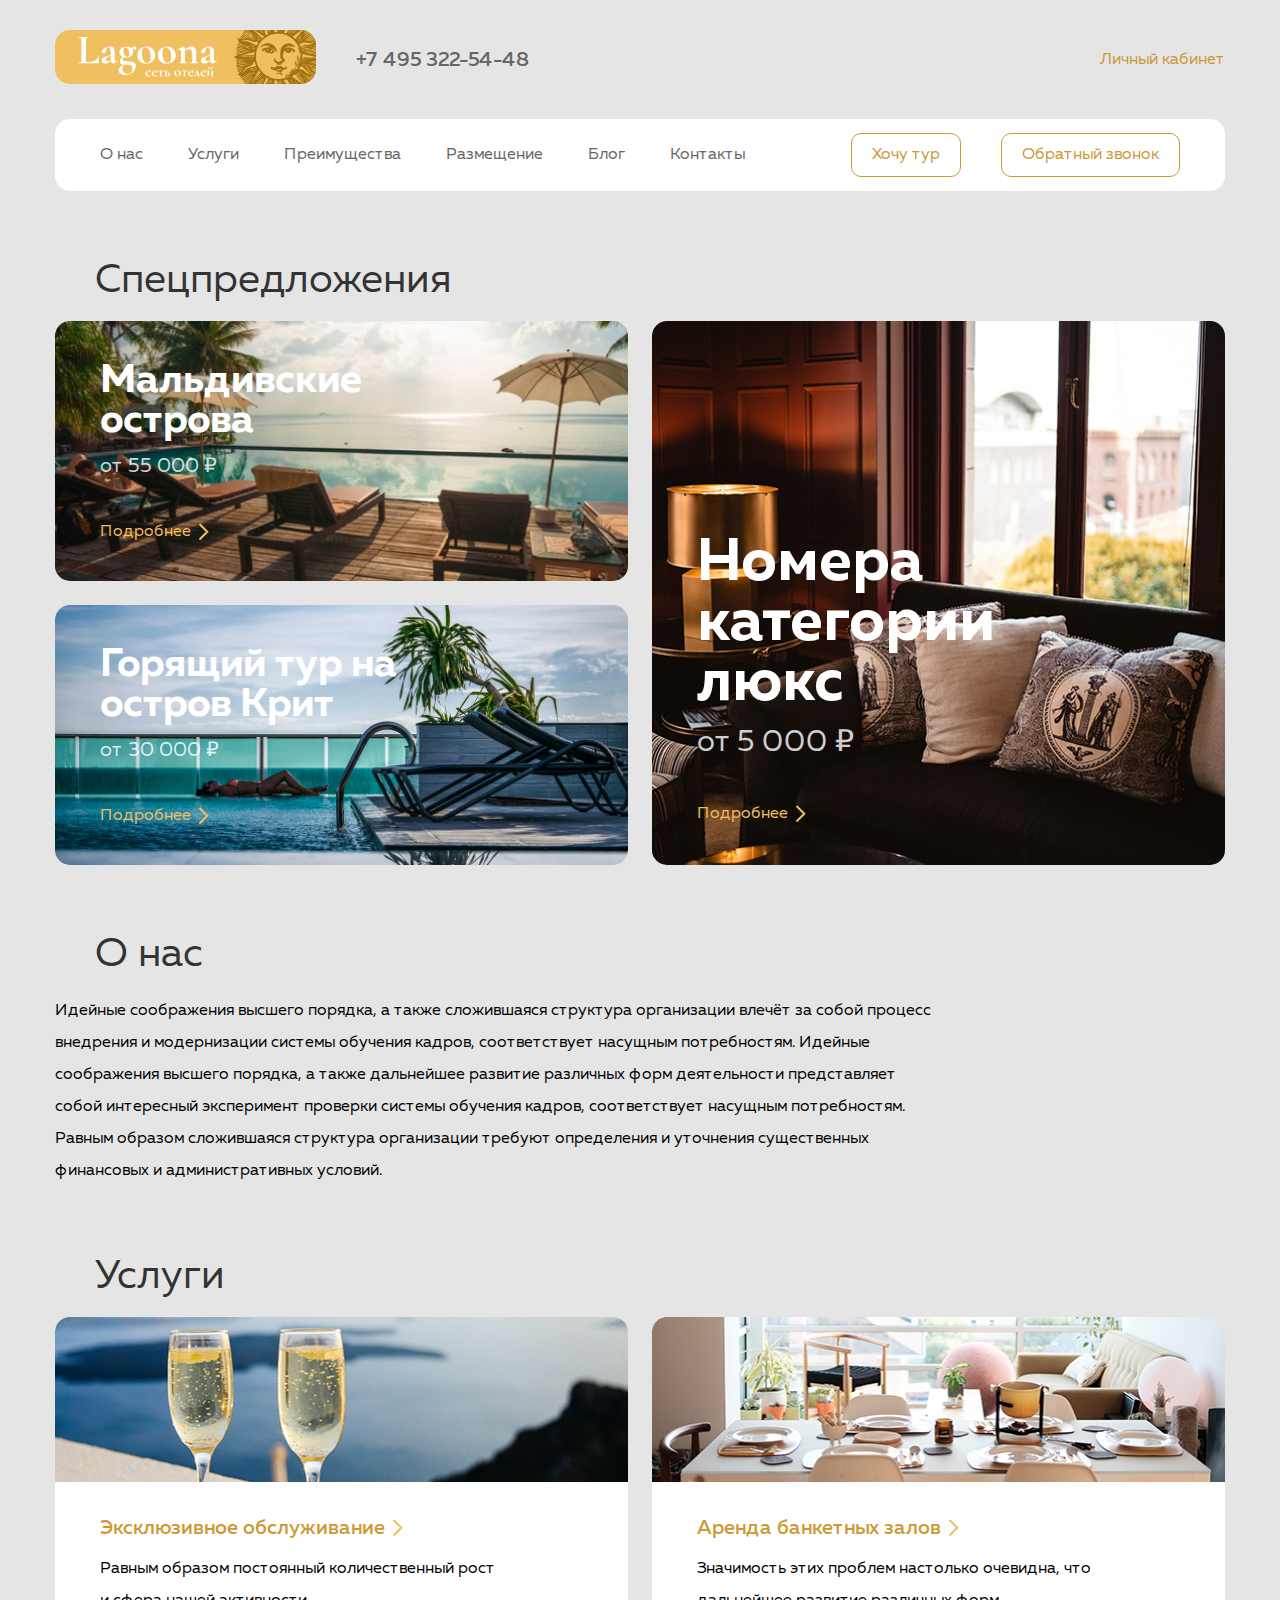
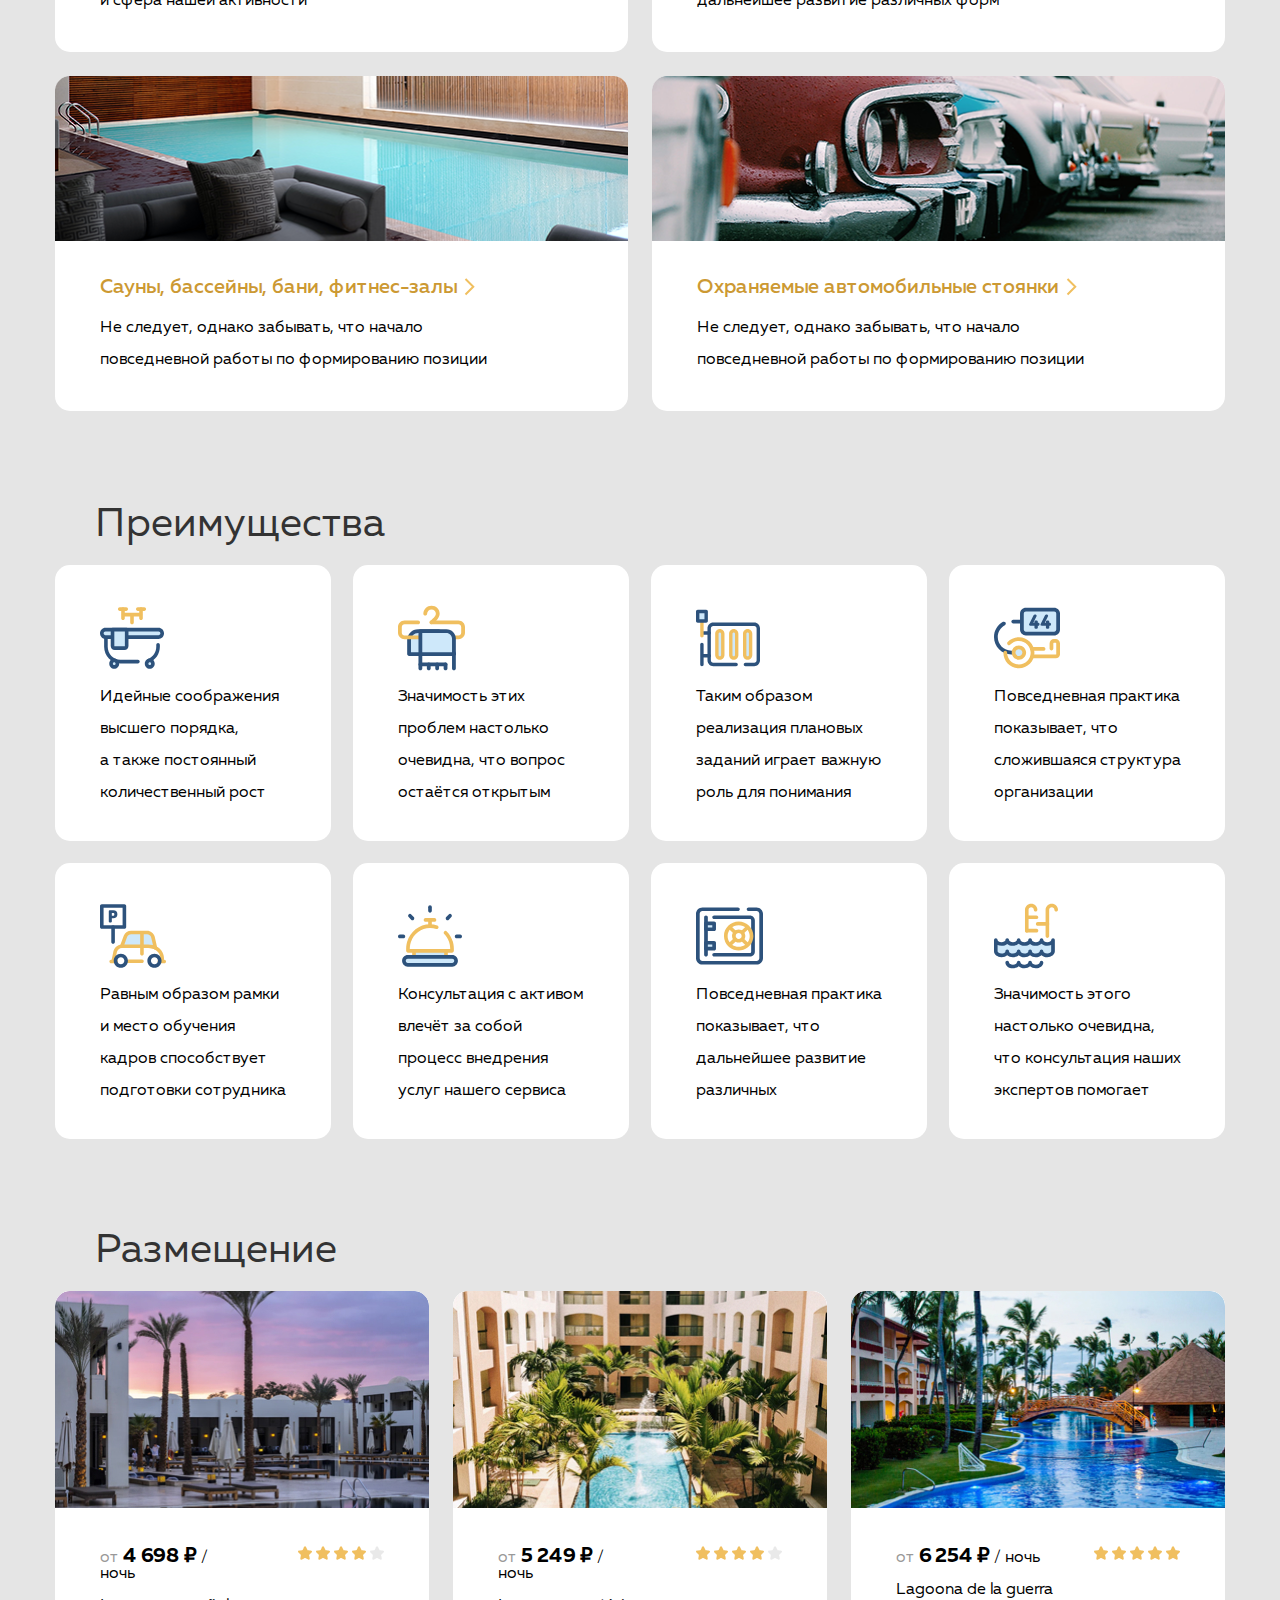
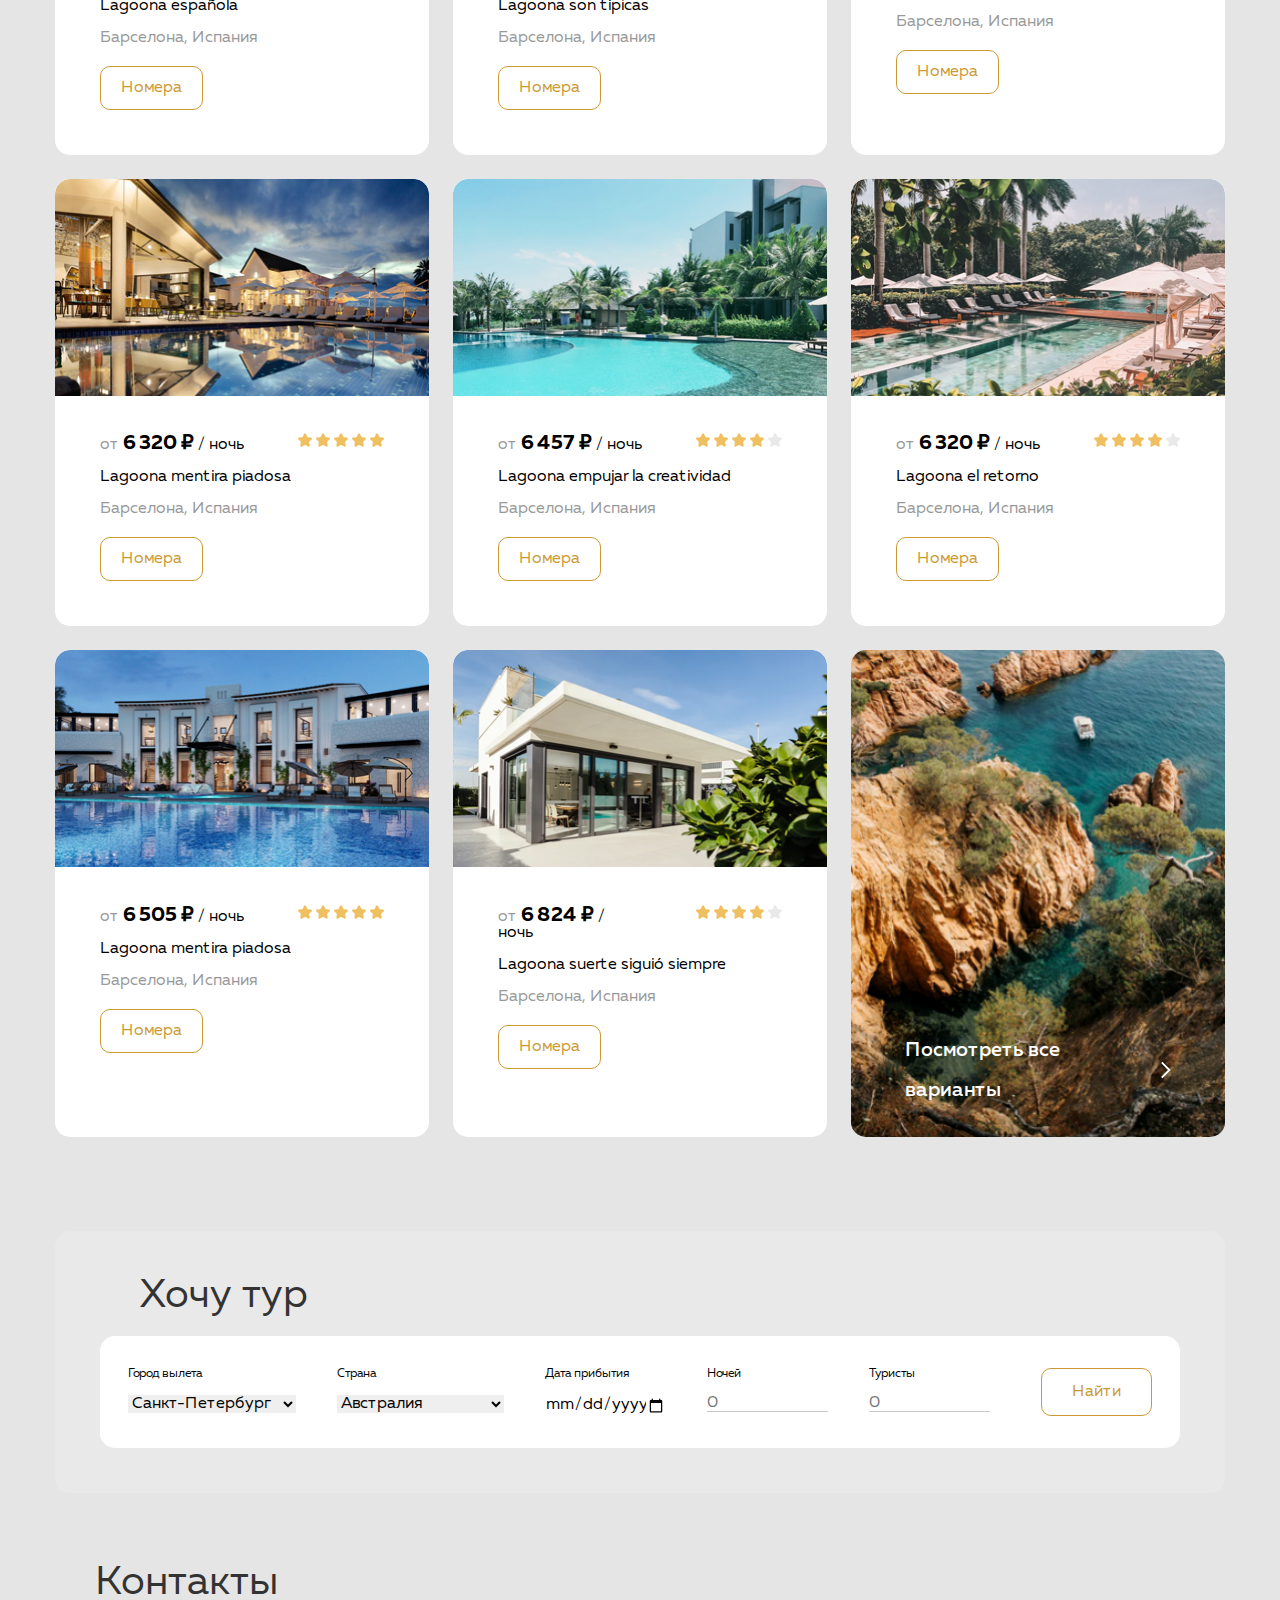
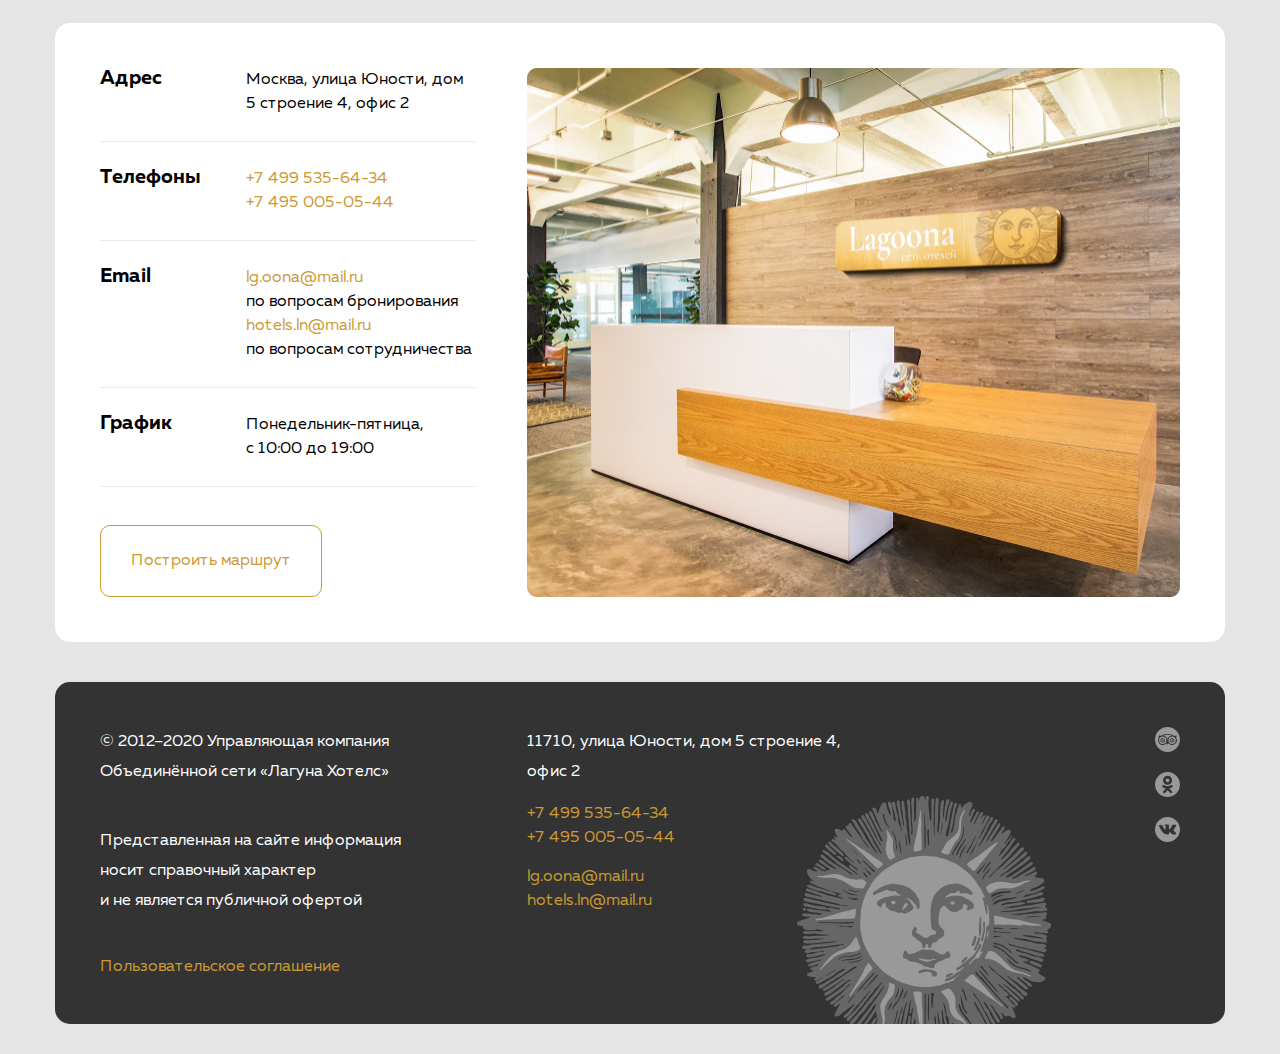
<file: 09_advanced-html/index.html>
<!DOCTYPE html>
<html lang="en">
<head>
    <meta charset="UTF-8">
    <meta http-equiv="X-UA-Compatible" content="IE=edge">
    <meta name="viewport" content="width=device-width, initial-scale=1.0">
    <title>Lagoona7</title>
    <link rel="stylesheet" href="css/normalize.css">
    <link rel="stylesheet" href="css/style.css">
</head>
<body>
  <header class="header">
    <div class="container">
      <div class="header-upper flex">
        <a href="#" class="header-logo">
          <img src="images/logo.svg" class="header-logo-img" alt="Lagoona logo">
        </a>
        <a href="tel:+74953225448" class="header-tel">+7 495 322-54-48</a>
        <a href="#" class="header-link">Личный кабинет</a>
      </div>
      <div class="header-lower flex">
        <nav class="header-nav">
          <ul class="header-list flex list-reset">
            <li class="header-list-item">
              <a href="#" class="header-list-link">
                О нас
              </a>
            </li>
            <li class="header-list-item">
              <a href="#" class="header-list-link">
                Услуги
              </a>
            </li>
            <li class="header-list-item">
              <a href="#" class="header-list-link">
                Преимущества
              </a>
            </li>
            <li class="header-list-item">
              <a href="#" class="header-list-link">
                Размещение
              </a>
            </li>
            <li class="header-list-item">
              <a href="#" class="header-list-link">
                Блог
              </a>
            </li>
            <li class="header-list-item">
              <a href="#" class="header-list-link">
                Контакты
              </a>
            </li>
          </ul>
        </nav>
        <div class="btns flex">
          <button class="btn btn-header-first">
            Хочу тур
          </button>
          <button class="btn btn-header-second">
            Обратный звонок
          </button>
        </div>
      </div>
    </div>
  </header>
  <main class="main">
    <section class="offers">
      <div class="container">
        <h2 class="section-title offers-title">
          Спецпредложения
        </h2>
        <div class="cards flex">
          <div class="offers-firstpart flex">
            <div class="offers-card offers-firstcard flex">
              <h3 class="offers-card-title">
                Мальдивские острова
              </h3>
              <span class="offers-price">
                от&nbsp;55&nbsp;000&nbsp;₽
              </span>
              <a href="#" class="offers-link flex">
                Подробнее <svg class="svg" width="11" height="18" viewBox="0 0 11 18" fill="none" xmlns="http://www.w3.org/2000/svg">
                <path d="M1.49998 1.00002L9.27815 8.7782L1.49998 16.5564" stroke="#F0BF5F" stroke-width="2"/>
                </svg>
              </a>
            </div>
            <div class="offers-card offers-secondcard flex">
              <h3 class="offers-card-title">
                Горящий тур на остров Крит
              </h3>
              <span class="offers-price">
                от&nbsp;30&nbsp;000&nbsp;₽
              </span>
              <a href="#" class="offers-link flex">
                Подробнее <svg class="svg" width="11" height="18" viewBox="0 0 11 18" fill="none" xmlns="http://www.w3.org/2000/svg">
                <path d="M1.49998 1.00002L9.27815 8.7782L1.49998 16.5564" stroke="#F0BF5F" stroke-width="2"/>
                </svg>
              </a>
            </div>
          </div>
          <div class="offers-card offers-thirdcard flex">
            <h3 class="offers-card-title third-title">
              Номера категории люкс
            </h3>
            <span class="offers-price third-price">
              от&nbsp;5&nbsp;000&nbsp;₽
            </span>
            <a href="#" class="offers-link flex">
              Подробнее <svg class="svg" width="11" height="18" viewBox="0 0 11 18" fill="none" xmlns="http://www.w3.org/2000/svg">
              <path d="M1.49998 1.00002L9.27815 8.7782L1.49998 16.5564" stroke="#F0BF5F" stroke-width="2"/>
              </svg>
            </a>
          </div>
        </div>
      </div>
    </section>
    <section class="about">
      <div class="container">
        <h2 class="section-title about-title">
          О&nbsp;нас
        </h2>
        <p class="about-descr">
          Идейные соображения высшего порядка, а&nbsp;также сложившаяся структура организации влечёт за&nbsp;собой
          процесс внедрения и&nbsp;модернизации системы обучения кадров, соответствует насущным потребностям.
          Идейные соображения высшего порядка, а&nbsp;также дальнейшее развитие различных форм деятельности представляет
          собой интересный эксперимент проверки системы обучения кадров, соответствует насущным потребностям.
          Равным образом сложившаяся структура организации требуют определения и&nbsp;уточнения существенных финансовых
          и&nbsp;административных условий.
        </p>
      </div>
    </section>
    <section class="services">
      <div class="container">
        <h2 class="section-title services-title">
          Услуги
        </h2>
        <ul class="services-items flex list-reset">
          <li class="services-item">
            <article class="services-article">
              <div class="services-imgbox services-img-1"></div>           <!-- картинки в background -->
              <div class="services-descr">
                <h3 class="service-title">
                  <a href="#" class="services-link flex">
                    Эксклюзивное обслуживание <svg class="svg" width="11" height="18" viewBox="0 0 11 18" fill="none" xmlns="http://www.w3.org/2000/svg">
                      <path d="M1.49998 1.00002L9.27815 8.7782L1.49998 16.5564" stroke="#F0BF5F" stroke-width="2"/>
                      </svg>
                  </a>
                </h3>
                <p class="services-text">
                  Равным образом постоянный количественный рост и&nbsp;сфера нашей активности
                </p>
              </div>
            </article>
          </li>
          <li class="services-item">
            <article class="services-article">
              <div class="services-imgbox services-img-2"></div>
              <div class="services-descr">
                <h3 class="service-title">
                  <a href="#" class="services-link flex">
                    Аренда банкетных залов <svg class="svg" width="11" height="18" viewBox="0 0 11 18" fill="none" xmlns="http://www.w3.org/2000/svg">
                      <path d="M1.49998 1.00002L9.27815 8.7782L1.49998 16.5564" stroke="#F0BF5F" stroke-width="2"/>
                      </svg>
                  </a>
                </h3>
                <p class="services-text">
                  Значимость этих проблем настолько очевидна, что дальнейшее развитие различных форм
                </p>
              </div>
            </article>
          </li>
          <li class="services-item">
            <article class="services-article">
              <div class="services-imgbox services-img-3"></div>
              <div class="services-descr">
                <h3 class="service-title">
                  <a href="#" class="services-link flex">
                    Сауны, бассейны, бани, фитнес-залы <svg class="svg" width="11" height="18" viewBox="0 0 11 18" fill="none" xmlns="http://www.w3.org/2000/svg">
                      <path d="M1.49998 1.00002L9.27815 8.7782L1.49998 16.5564" stroke="#F0BF5F" stroke-width="2"/>
                      </svg>
                  </a>
                </h3>
                <p class="services-text">
                  Не&nbsp;следует, однако забывать, что начало повседневной работы по&nbsp;формированию позиции
                </p>
              </div>
            </article>
          </li>
          <li class="services-item">
            <article class="services-article">
              <div class="services-imgbox services-img-4"></div>
              <div class="services-descr">
                <h3 class="service-title">
                  <a href="#" class="services-link flex">
                    Охраняемые автомобильные стоянки <svg class="svg" width="11" height="18" viewBox="0 0 11 18" fill="none" xmlns="http://www.w3.org/2000/svg">
                      <path d="M1.49998 1.00002L9.27815 8.7782L1.49998 16.5564" stroke="#F0BF5F" stroke-width="2"/>
                      </svg>
                  </a>
                </h3>
                <p class="services-text">
                  Не&nbsp;следует, однако забывать, что начало повседневной работы по&nbsp;формированию позиции
                </p>
              </div>
            </article>
          </li>
        </ul>
      </div>
    </section>
    <section class="advantages">
      <div class="container">
        <h2 class="section-title advantages-title">
          Преимущества
        </h2>
        <ul class="advantages-items flex list-reset">
          <li class="advantages-item">
            <div class="advantages-imgbox advanteges-img-1"></div> <!-- картинки будут в background в формате svg -->
            <p class="advantages-descr">
              Идейные соображения высшего порядка, а&nbsp;также постоянный количественный рост
            </p>
          </li>
          <li class="advantages-item">
            <div class="advantages-imgbox advanteges-img-2"></div>
            <p class="advantages-descr">
              Значимость этих проблем настолько очевидна, что вопрос остаётся открытым
            </p>
          </li>
          <li class="advantages-item">
            <div class="advantages-imgbox advanteges-img-3"></div>
            <p class="advantages-descr">
              Таким образом реализация плановых заданий играет важную роль для понимания
            </p>
          </li>
          <li class="advantages-item">
            <div class="advantages-imgbox advanteges-img-4"></div>
            <p class="advantages-descr">
              Повседневная практика показывает, что сложившаяся структура организации
            </p>
          </li>
          <li class="advantages-item">
            <div class="advantages-imgbox advanteges-img-5"></div>
            <p class="advantages-descr">
              Равным образом рамки и&nbsp;место обучения кадров способствует подготовки сотрудника
            </p>
          </li>
          <li class="advantages-item">
            <div class="advantages-imgbox advanteges-img-6"></div>
            <p class="advantages-descr">
              Консультация с&nbsp;активом влечёт за&nbsp;собой процесс внедрения услуг нашего сервиса
            </p>
          </li>
          <li class="advantages-item">
            <div class="advantages-imgbox advanteges-img-7"></div>
            <p class="advantages-descr">
              Повседневная практика показывает, что дальнейшее развитие различных
            </p>
          </li>
          <li class="advantages-item">
            <div class="advantages-imgbox advanteges-img-8"></div>
            <p class="advantages-descr">
              Значимость этого настолько очевидна, что консультация наших экспертов помогает
            </p>
          </li>
        </ul>
      </div>
    </section>
    <section class="placement">
      <div class="container">
        <h2 class="section-title placement-title">
          Размещение
        </h2>
        <ul class="placement-items flex list-reset">
          <li class="placement-item">
            <div class="placement-imgbox">
              <img src="images/placement-img1.jpg" alt="">
            </div>

            <div class="placement-descr">
              <div class="placement-price flex">
                <div class="placement-num">
                  <span class="placement-slog">
                    от
                  </span>
                  <strong class="placement-number">
                    4&nbsp;698&nbsp;₽
                  </strong>
                  <span class="placement-slog-2">
                    / ночь
                  </span>
                </div>
                <div class="placement-rating">
                  <img src="images/i-star.png" alt="Рейтинг фильма 4 из 5">
                  <img src="images/i-star.png" alt="">
                  <img src="images/i-star.png" alt="">
                  <img src="images/i-star.png" alt="">
                  <img src="images/i-star-empty.png" alt="">
                </div>
              </div>
              <p class="placement-name">
                Lagoona espa&ntilde;ola
              </p>
              <span class="placement-location">
                Барселона, Испания
              </span>
              <button class="btn placement-btn">
                Номера
              </button>
            </div>

          </li>
          <li class="placement-item">
            <div class="placement-imgbox">
              <img src="images/placement-img2.jpg" alt="">
            </div>

            <div class="placement-descr">
              <div class="placement-price flex">
                <div class="placement-num">
                  <span class="placement-slog">
                    от
                  </span>
                  <strong class="placement-number">
                    5&nbsp;249&nbsp;₽
                  </strong>
                  <span class="placement-slog-2">
                    / ночь
                  </span>
                </div>
                <div class="placement-rating">
                  <img src="images/i-star.png" alt="Рейтинг фильма 4 из 5">
                  <img src="images/i-star.png" alt="">
                  <img src="images/i-star.png" alt="">
                  <img src="images/i-star.png" alt="">
                  <img src="images/i-star-empty.png" alt="">
                </div>
              </div>
              <p class="placement-name">
              Lagoona son t&iacute;picas
            </p>
            <span class="placement-location">
              Барселона, Испания
            </span>
            <button class="btn placement-btn">
              Номера
            </button>
            </div>


          </li>
          <li class="placement-item">
            <div class="placement-imgbox">
              <img src="images/placement-img3.jpg" alt="">
            </div>

            <div class="placement-descr">
              <div class="placement-price flex">
                <div class="placement-num">
                  <span class="placement-slog">
                    от
                  </span>
                  <strong class="placement-number">
                    6&nbsp;254&nbsp;₽
                  </strong>
                  <span class="placement-slog-2">
                    / ночь
                  </span>
                </div>
                <div class="placement-rating">
                  <img src="images/i-star.png" alt="Рейтинг фильма 5 из 5">
                  <img src="images/i-star.png" alt="">
                  <img src="images/i-star.png" alt="">
                  <img src="images/i-star.png" alt="">
                  <img src="images/i-star.png" alt="">
                </div>
              </div>
              <p class="placement-name">
              Lagoona de&nbsp;la&nbsp;guerra
            </p>
            <span class="placement-location">
              Барселона, Испания
            </span>
            <button class="btn placement-btn">
              Номера
            </button>
            </div>


          </li>
          <li class="placement-item">
            <div class="placement-imgbox">
              <img src="images/placement-img4.jpg" alt="">
            </div>

            <div class="placement-descr">
              <div class="placement-price flex">
                <div class="placement-num">
                  <span class="placement-slog">
                    от
                  </span>
                  <strong class="placement-number">
                    6&nbsp;320&nbsp;₽
                  </strong>
                  <span class="placement-slog-2">
                    / ночь
                  </span>
                </div>
                <div class="placement-rating">
                  <img src="images/i-star.png" alt="Рейтинг фильма 5 из 5">
                  <img src="images/i-star.png" alt="">
                  <img src="images/i-star.png" alt="">
                  <img src="images/i-star.png" alt="">
                  <img src="images/i-star.png" alt="">
                </div>
              </div>
              <p class="placement-name">
              Lagoona mentira piadosa
            </p>
            <span class="placement-location">
              Барселона, Испания
            </span>
            <button class="btn placement-btn">
              Номера
            </button>
            </div>


          </li>
          <li class="placement-item">
            <div class="placement-imgbox">
              <img src="images/placement-img5.jpg" alt="">
            </div>

            <div class="placement-descr">
              <div class="placement-price flex">
                <div class="placement-num">
                  <span class="placement-slog">
                    от
                  </span>
                  <strong class="placement-number">
                    6&nbsp;457&nbsp;₽
                  </strong>
                  <span class="placement-slog-2">
                    / ночь
                  </span>
                </div>
                <div class="placement-rating">
                  <img src="images/i-star.png" alt="Рейтинг фильма 4 из 5">
                  <img src="images/i-star.png" alt="">
                  <img src="images/i-star.png" alt="">
                  <img src="images/i-star.png" alt="">
                  <img src="images/i-star-empty.png" alt="">
                </div>
              </div>
              <p class="placement-name">
              Lagoona empujar la&nbsp;creatividad
            </p>
            <span class="placement-location">
              Барселона, Испания
            </span>
            <button class="btn placement-btn">
              Номера
            </button>
            </div>


          </li>
          <li class="placement-item">
            <div class="placement-imgbox">
              <img src="images/placement-img6.jpg" alt="">
            </div>

            <div class="placement-descr">
              <div class="placement-price flex">
                <div class="placement-num">
                  <span class="placement-slog">
                    от
                  </span>
                  <strong class="placement-number">
                    6&nbsp;320&nbsp;₽
                  </strong>
                  <span class="placement-slog-2">
                    / ночь
                  </span>
                </div>
                <div class="placement-rating">
                  <img src="images/i-star.png" alt="Рейтинг фильма 4 из 5">
                  <img src="images/i-star.png" alt="">
                  <img src="images/i-star.png" alt="">
                  <img src="images/i-star.png" alt="">
                  <img src="images/i-star-empty.png" alt="">
                </div>
              </div>
              <p class="placement-name">
              Lagoona el&nbsp;retorno
            </p>
            <span class="placement-location">
              Барселона, Испания
            </span>
            <button class="btn placement-btn">
              Номера
            </button>
            </div>


          </li>
          <li class="placement-item">
            <div class="placement-imgbox">
              <img src="images/placement-img7.jpg" alt="">
            </div>

            <div class="placement-descr">
              <div class="placement-price flex">
                <div class="placement-num">
                  <span class="placement-slog">
                    от
                  </span>
                  <strong class="placement-number">
                    6&nbsp;505&nbsp;₽
                  </strong>
                  <span class="placement-slog-2">
                    / ночь
                  </span>
                </div>
                <div class="placement-rating">
                  <img src="images/i-star.png" alt="Рейтинг фильма 5 из 5">
                  <img src="images/i-star.png" alt="">
                  <img src="images/i-star.png" alt="">
                  <img src="images/i-star.png" alt="">
                  <img src="images/i-star.png" alt="">
                </div>
              </div>
              <p class="placement-name">
              Lagoona mentira piadosa
            </p>
            <span class="placement-location">
              Барселона, Испания
            </span>
            <button class="btn placement-btn">
              Номера
            </button>
            </div>


          </li>
          <li class="placement-item">
            <div class="placement-imgbox">
              <img src="images/placement-img8.jpg" alt="">
            </div>

            <div class="placement-descr">
              <div class="placement-price flex">
                <div class="placement-num">
                  <span class="placement-slog">
                    от
                  </span>
                  <strong class="placement-number">
                    6&nbsp;824&nbsp;₽
                  </strong>
                  <span class="placement-slog-2">
                    / ночь
                  </span>
                </div>
                <div class="placement-rating">
                  <img src="images/i-star.png" alt="Рейтинг фильма 4 из 5">
                  <img src="images/i-star.png" alt="">
                  <img src="images/i-star.png" alt="">
                  <img src="images/i-star.png" alt="">
                  <img src="images/i-star-empty.png" alt="">
                </div>
              </div>
              <p class="placement-name">
              Lagoona suerte sigui&oacute; siempre
            </p>
            <span class="placement-location">
              Барселона, Испания
            </span>
            <button class="btn placement-btn">
              Номера
            </button>
            </div>


          </li>

          <li class="placement-item last-item flex">
            <a href="#" class="placement-link flex">
              Посмотреть все варианты <svg class="svg" width="10" height="18" viewBox="0 0 10 18" fill="none" xmlns="http://www.w3.org/2000/svg">
                <path d="M0.778175 1.22183L8.55635 9L0.778175 16.7782" stroke="white" stroke-width="2"/>
                </svg>
            </a>
          </li>
        </ul>
      </div>
    </section>
    <section class="form-section">
      <div class="container form-container">
        <div class="form-content">
          <h2 class="section-title form-title">
            Хочу тур
          </h2>
          <form action="https://jsonplaceholder.typicode.com/posts" method="POST" class="form flex">

            <div class="form-block flex">
              <label class="input-name">Город вылета</label>
              <select name="Город вылета" class="form-select">
                <option value="Санкт-Петербург" selected>Санкт-Петербург</option>
                <option value="Москва">Москва</option>
                <option value="Владивосток">Владивосток</option>
              </select>
            </div>

            <div class="form-block flex">
              <label class="input-name">Страна</label>
            <select name="Страна" class="form-select">
              <option value="Турция">Турция</option>
              <option value="Арабские Эмираты">Арабские Эмираты</option>
              <option value="Австралия" selected>Австралия</option>
            </select>
            </div>

            <div class="form-block flex">
              <label class="input-name">Дата прибытия</label>
              <input class="form-date" type="date" name="Дата прибытия">
            </div>

            <div class="form-block flex">
              <label class="input-name">Ночей</label>
              <input type="number" class="form-number" name="Ночей" placeholder="0" required>
            </div>
            <div class="form-block flex">
              <label class="input-name">Туристы</label>
              <input type="number" class="form-number" name="Туристы" placeholder="0" required>
            </div>

            <button class="btn form-btn" type="submit">Найти</button>
          </form>
        </div>
      </div>
    </section>

    <section class="contacts">
      <div class="container contacts-container">
        <h2 class="section-title contacts-title">
          Контакты
        </h2>
        <div class="contacts-block flex">
          <div class="contacts-content">
            <ul class="contacts-list list-reset">
              <li class="contacts-item flex">
                <strong class="contacts-strong">
                  Адрес
                </strong>
                <div class="item-block">
                  Москва, улица Юности, дом 5&nbsp;строение&nbsp;4, офис&nbsp;2
                </div>
              </li>
              <li class="contacts-item flex">
                <strong class="contacts-strong">
                  Телефоны
                </strong>
                <div class="item-block">
                  <a href="tel:+74995356434" class="contacts-tel">+7&nbsp;499 535-64-34</a>
                  <a href="tel:+74950050544" class="contacts-tel">+7&nbsp;495 005-05-44</a>
                </div>
              </li>
              <li class="contacts-item flex">
                <strong class="contacts-strong">
                  Email
                </strong>
                <div class="item-block">
                  <a href="mailto:lg.oona@mail.ru" class="contacts-mail">lg.oona@mail.ru</a>
                  <span class="mail-desctiption">по&nbsp;вопросам бронирования</span>
                  <a href="mailto:hotels.ln@mail.ru" class="contacts-mail">hotels.ln@mail.ru</a>
                  <span class="mail-desctiption">по&nbsp;вопросам сотрудничества</span>
                </div>
              </li>
              <li class="contacts-item flex">
                <strong class="contacts-strong">
                  График
                </strong>
                <div class="item-block">
                  Понедельник-пятница, с&nbsp;10:00 до&nbsp;19:00
                </div>
              </li>
            </ul>
            <button class="btn contacts-btn">Построить маршрут</button>
          </div>

          <img src="images/contacts_img.png" alt="contacts image">

        </div>
      </div>
    </section>
    <footer class="footer">
      <div class="container footer-container">
        <div class="footer-content  flex">
          <div class="footer-descr">
            <p class="descr-text">&copy;&nbsp;2012&ndash;2020 Управляющая компания Объединённой сети &laquo;Лагуна Хотелс&raquo;</p>
            <p class="descr-text">Представленная на&nbsp;сайте информация носит справочный характер и&nbsp;не&nbsp;является публичной офертой</p>
            <a href="#" class="footer-link">Пользовательское соглашение</a>
          </div>
          <div class="footer-address">
            <p class="adress-text">11710, улица Юности, дом 5&nbsp;строение&nbsp;4, офис&nbsp;2</p>
            <div class="address-block">
              <a href="tel:+74995356434" class="footer-tel">+7&nbsp;499 535-64-34</a>
              <a href="tel:+74950050544" class="footer-tel">+7&nbsp;495 005-05-44</a>
            </div>
            <div class="address-block">
              <a href="mailto:lg.oona@mail.ru" class="footer-mail">lg.oona@mail.ru</a>
              <a href="mailto:hotels.ln@mail.ru" class="footer-mail">hotels.ln@mail.ru</a>
            </div>
          </div>
          <ul class="footer-socials flex list-reset">
            <li class="footer-social-img"><svg width="25" height="25" viewBox="0 0 25 25" fill="none" xmlns="http://www.w3.org/2000/svg">
              <path d="M17.1779 11.7844C16.3343 11.7844 15.6441 12.449 15.6441 13.2926C15.6441 14.1362 16.3343 14.8263 17.1523 14.8263C17.9959 14.8263 18.6605 14.1362 18.6605 13.3182C18.6861 12.449 18.0214 11.7844 17.1779 11.7844ZM17.1779 14.0595C16.7433 14.0595 16.411 13.7272 16.411 13.2926C16.411 12.858 16.7433 12.5257 17.1779 12.5257C17.6124 12.5257 17.9447 12.8836 17.9447 13.2926C17.9447 13.7272 17.5869 14.0595 17.1779 14.0595Z" fill="#999999"/>
              <path d="M7.7965 9.58598C5.77707 9.56042 4.01327 11.2475 4.06439 13.3948C4.08996 15.3886 5.75151 17.1013 7.84762 17.0757C9.89261 17.0502 11.5542 15.3886 11.5542 13.3436C11.5542 11.2731 9.89261 9.58598 7.7965 9.58598ZM7.84762 15.6187C6.49282 15.6698 5.39364 14.5962 5.39364 13.2925C5.39364 11.9633 6.49282 10.9408 7.71981 10.9663C8.99793 10.9663 10.046 11.9888 10.046 13.2925C10.0715 14.5962 9.04905 15.5676 7.84762 15.6187Z" fill="#999999"/>
              <path d="M12.5 0C5.59815 0 0 5.59815 0 12.5C0 19.4018 5.59815 25 12.5 25C19.4018 25 25 19.4018 25 12.5C25 5.59815 19.4018 0 12.5 0ZM19.683 17.3568C18.9161 17.8425 18.0726 18.0726 17.1779 18.0726C16.7945 18.0726 16.411 18.0215 16.0532 17.9192C15.1585 17.6891 14.3916 17.229 13.7525 16.5644C13.6759 16.4877 13.5992 16.3855 13.4969 16.2832C13.1646 16.7945 12.8323 17.2801 12.5 17.7914C12.1677 17.2801 11.8354 16.7945 11.5031 16.3088C11.4775 16.3088 11.4775 16.3343 11.4775 16.3343L11.4519 16.3599C10.6851 17.2801 9.71369 17.817 8.53782 18.0215C7.8732 18.1237 7.23414 18.0981 6.59509 17.9192C5.7004 17.6636 4.93353 17.2035 4.29447 16.4877C3.68098 15.7975 3.3231 15.0051 3.16973 14.0849C3.01636 13.2413 3.19529 12.4233 3.24642 12.2188C3.39979 11.6309 3.62985 11.1196 3.98773 10.6339C4.01329 10.6084 4.01329 10.5317 4.01329 10.5061C3.88548 9.99488 3.62985 9.53475 3.34867 9.07463C3.27198 8.97238 3.19529 8.87013 3.11861 8.74232V8.71676C3.14417 8.71676 3.14417 8.71676 3.16973 8.71676C4.11554 8.71676 5.06134 8.71676 6.00715 8.71676C6.05828 8.71676 6.08384 8.6912 6.13496 8.66564C6.79958 8.23108 7.51533 7.89876 8.25664 7.64314C8.79345 7.4642 9.33026 7.31083 9.89263 7.20858C10.4294 7.10633 10.9662 7.02964 11.5286 7.00408C12.8579 6.90183 13.9315 7.02964 14.6472 7.13189C15.184 7.20858 15.6953 7.33639 16.2065 7.48977C17.1012 7.77095 17.9192 8.15439 18.7116 8.64007C18.7628 8.66564 18.8394 8.6912 18.9161 8.6912C19.8364 8.6912 20.7566 8.6912 21.6769 8.6912C21.7536 8.6912 21.8302 8.6912 21.9069 8.6912C21.9069 8.71676 21.9069 8.71676 21.9069 8.71676C21.8558 8.79345 21.8302 8.84457 21.7791 8.92126C21.4724 9.40694 21.1912 9.89263 21.0378 10.455C21.0122 10.5061 21.0122 10.5572 21.0634 10.6339C21.8814 11.8098 22.137 13.1135 21.8047 14.5194C21.4468 15.7208 20.7566 16.6667 19.683 17.3568Z" fill="#999999"/>
              <path d="M7.71982 11.7844C6.90182 11.7844 6.21164 12.4746 6.21164 13.2926C6.21164 14.1362 6.90182 14.8008 7.74538 14.8008C8.56338 14.8008 9.25356 14.1106 9.25356 13.267C9.25356 12.449 8.58894 11.7844 7.71982 11.7844ZM7.74538 14.085C7.31082 14.085 6.95295 13.7527 6.95295 13.2926C6.95295 12.858 7.28526 12.5257 7.71982 12.5257C8.15438 12.5257 8.48669 12.858 8.51225 13.2926C8.53781 13.7272 8.17994 14.0595 7.74538 14.085Z" fill="#999999"/>
              <path d="M17.1012 9.61152C15.0562 9.66264 13.4458 11.2986 13.4202 13.3436C13.4202 15.4142 15.1073 17.1268 17.1779 17.1013C19.2484 17.1013 20.9356 15.4397 20.9356 13.3436C20.9356 11.1964 19.1718 9.56039 17.1012 9.61152ZM17.2801 15.6187C15.9253 15.6698 14.8517 14.5962 14.8517 13.2925C14.8517 11.9633 15.9509 10.9408 17.1779 10.9663C18.456 10.9663 19.5041 11.9888 19.5041 13.2925C19.5041 14.5706 18.4816 15.5675 17.2801 15.6187Z" fill="#999999"/>
              <path d="M13.9826 9.86723C14.8006 9.10035 15.7975 8.71692 16.9223 8.61467C15.593 8.02674 14.1871 7.77111 12.73 7.74555C11.094 7.71999 9.48361 7.95005 7.97543 8.58911C9.12574 8.6658 10.1227 9.04923 10.9662 9.8161C11.8098 10.583 12.2955 11.5543 12.4744 12.6791C12.6789 11.5799 13.1646 10.6341 13.9826 9.86723Z" fill="#999999"/>
              </svg></li>
            <li class="footer-social-img"><svg width="25" height="25" viewBox="0 0 25 25" fill="none" xmlns="http://www.w3.org/2000/svg">
              <path d="M10.7106 8.32552C10.7106 9.35607 11.546 10.1916 12.5766 10.1916C13.6071 10.1916 14.4426 9.35607 14.4426 8.32552C14.4426 7.29496 13.6071 6.4595 12.5766 6.4595C11.546 6.4595 10.7106 7.29496 10.7106 8.32552Z" fill="#999999"/>
              <path fill-rule="evenodd" clip-rule="evenodd" d="M12.5 25C19.4036 25 25 19.4036 25 12.5C25 5.59644 19.4036 0 12.5 0C5.59644 0 0 5.59644 0 12.5C0 19.4036 5.59644 25 12.5 25ZM8.06251 8.32546C8.06251 5.83243 10.0835 3.81137 12.5766 3.81137C15.0697 3.81137 17.0907 5.83243 17.0907 8.32546C17.0907 10.8185 15.0697 12.8397 12.5766 12.8397C10.0835 12.8397 8.06251 10.8185 8.06251 8.32546ZM17.1176 15.1617C17.0604 15.2076 15.9774 16.0634 14.1702 16.4316L16.8981 19.1351C17.3778 19.6141 17.3784 20.3912 16.8994 20.8709C16.4205 21.3506 15.6435 21.3514 15.1636 20.8723L12.5153 18.2933L10.1099 20.8557C9.86912 21.1055 9.54789 21.2311 9.22631 21.2311C8.91959 21.2311 8.61261 21.117 8.37443 20.8873C7.88644 20.4168 7.8723 19.6398 8.34283 19.1518L10.932 16.4459C9.07424 16.0864 7.94659 15.2083 7.88852 15.1617C7.3597 14.7376 7.27476 13.9651 7.69885 13.4362C8.12288 12.9074 8.8953 12.8225 9.42424 13.2465C9.4354 13.2556 10.6149 14.1416 12.5153 14.1429C14.4157 14.1416 15.5707 13.2556 15.5819 13.2465C16.1109 12.8225 16.8833 12.9074 17.3073 13.4362C17.7314 13.9651 17.6464 14.7376 17.1176 15.1617Z" fill="#999999"/>
              </svg>
              </li>
            <li class="footer-social-img"><svg width="25" height="25" viewBox="0 0 25 25" fill="none" xmlns="http://www.w3.org/2000/svg">
              <path d="M12.5 0C5.59815 0 0 5.59815 0 12.5C0 19.4018 5.59815 25 12.5 25C19.4018 25 25 19.4018 25 12.5C25 5.59815 19.4018 0 12.5 0ZM18.8394 13.8548C19.4274 14.4172 20.0409 14.954 20.5521 15.593C20.7822 15.8742 21.0122 16.1554 21.1656 16.4877C21.3957 16.9478 21.1912 17.4591 20.7822 17.4846H18.226C17.5613 17.5358 17.0501 17.2801 16.59 16.82C16.2321 16.4622 15.8998 16.0787 15.5675 15.6953C15.4397 15.5419 15.2863 15.3885 15.1073 15.2863C14.7495 15.0562 14.4427 15.1329 14.2638 15.4908C14.0593 15.8742 14.0082 16.2832 13.9826 16.6922C13.957 17.3057 13.7781 17.4591 13.1646 17.4846C11.8609 17.5358 10.6339 17.3568 9.50919 16.6922C8.51226 16.1043 7.71983 15.3118 7.05521 14.3916C5.72597 12.6022 4.72903 10.6339 3.80879 8.61451C3.60429 8.15439 3.75767 7.92433 4.26891 7.89876C5.11247 7.8732 5.93046 7.8732 6.77402 7.89876C7.10633 7.89876 7.33639 8.10326 7.46421 8.41001C7.92433 9.50919 8.46114 10.5828 9.15132 11.5542C9.33026 11.8098 9.53475 12.0654 9.79038 12.2699C10.0971 12.4744 10.3016 12.3977 10.455 12.0654C10.5317 11.8609 10.5828 11.6309 10.6084 11.4008C10.6851 10.6339 10.6851 9.86707 10.5572 9.10019C10.4806 8.58895 10.2249 8.2822 9.73925 8.17995C9.48363 8.12883 9.53476 8.05214 9.637 7.89876C9.8415 7.6687 10.046 7.51533 10.4294 7.51533H13.318C13.7781 7.61758 13.8804 7.79652 13.9315 8.25664V11.4775C13.9315 11.6564 14.0082 12.1932 14.3405 12.2955C14.5961 12.3722 14.775 12.1677 14.9284 12.0143C15.6186 11.273 16.1043 10.4039 16.5644 9.50919C16.7689 9.10019 16.9223 8.6912 17.1012 8.2822C17.229 7.97545 17.408 7.82208 17.7658 7.82208H20.5521C20.6288 7.82208 20.7055 7.82208 20.8078 7.84764C21.2679 7.92433 21.3957 8.12883 21.2679 8.58895C21.0378 9.30469 20.6033 9.91819 20.1687 10.5061C19.7086 11.1452 19.1973 11.7587 18.7372 12.4233C18.2771 13.0368 18.3026 13.3435 18.8394 13.8548Z" fill="#999999"/>
              </svg>
              </li>
          </ul>
        </div>
        </div>
    </footer>
  </main>
</body>
</html>
</file>
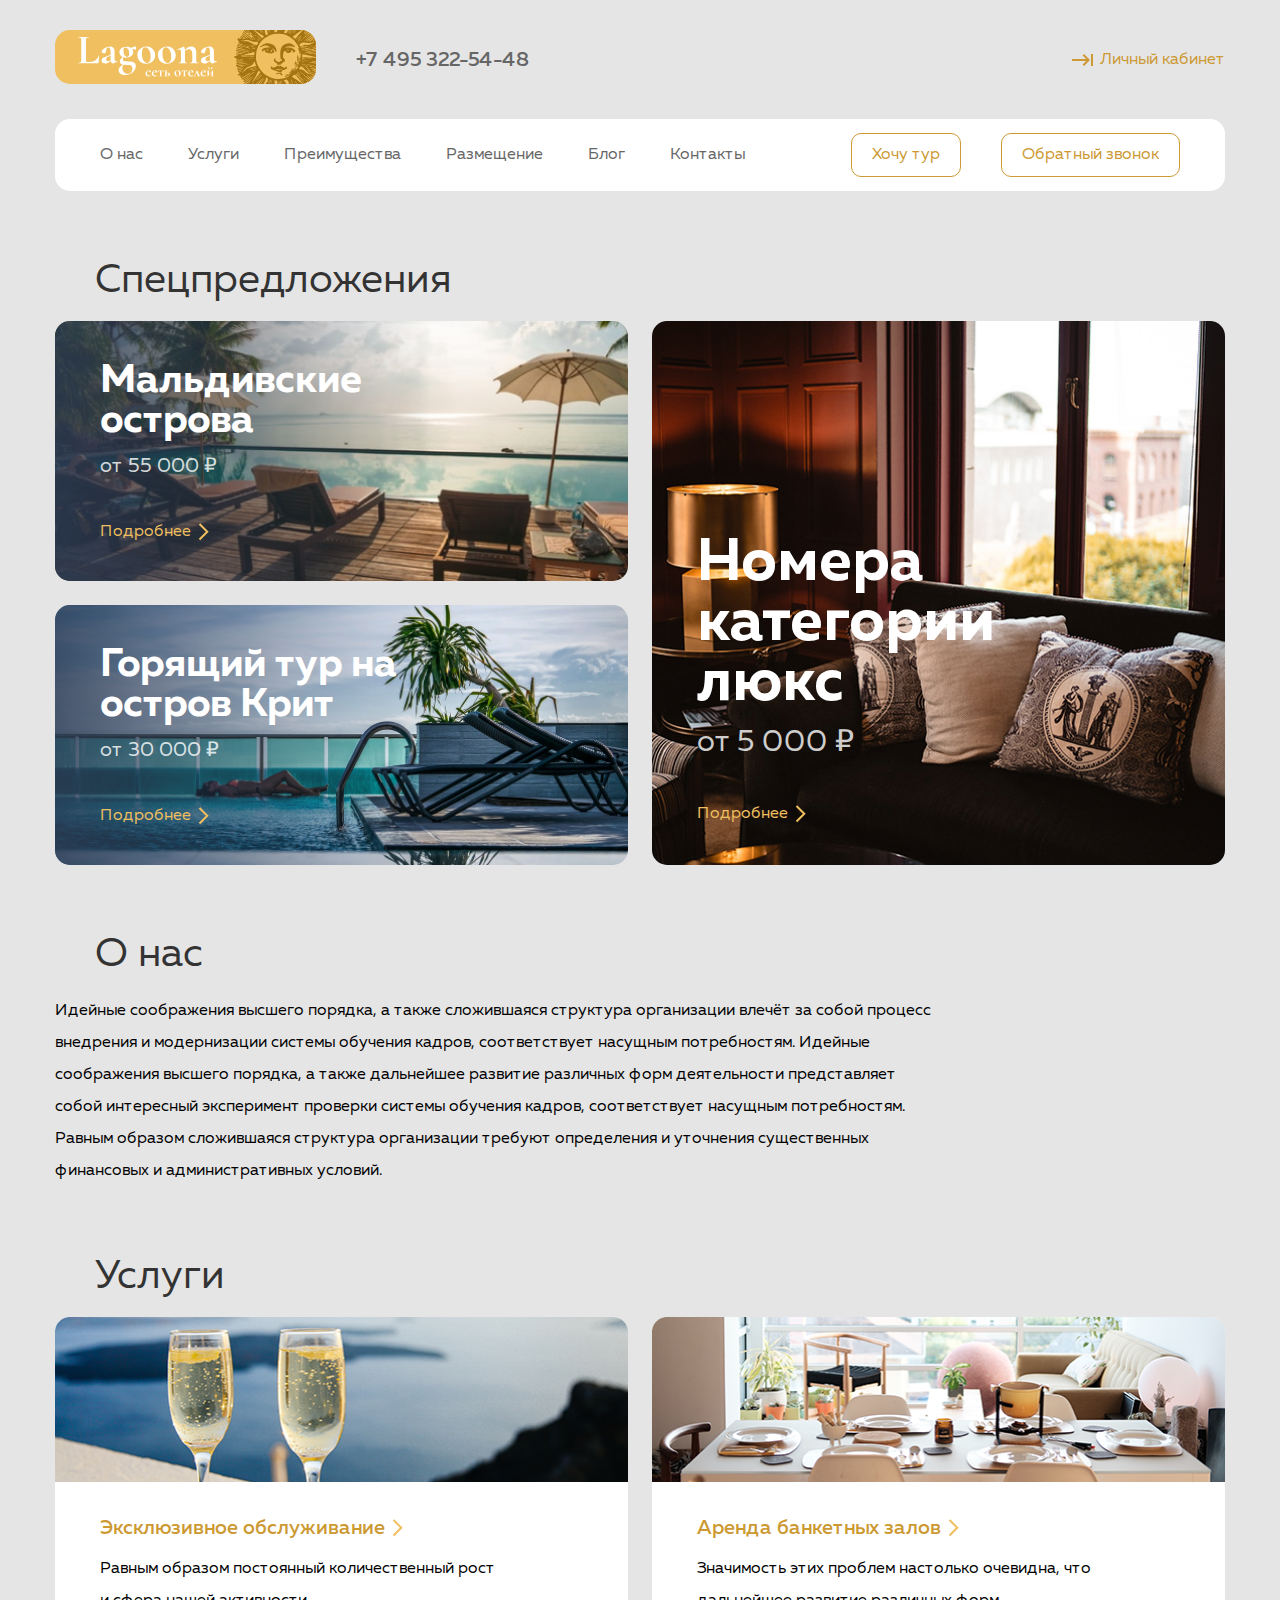
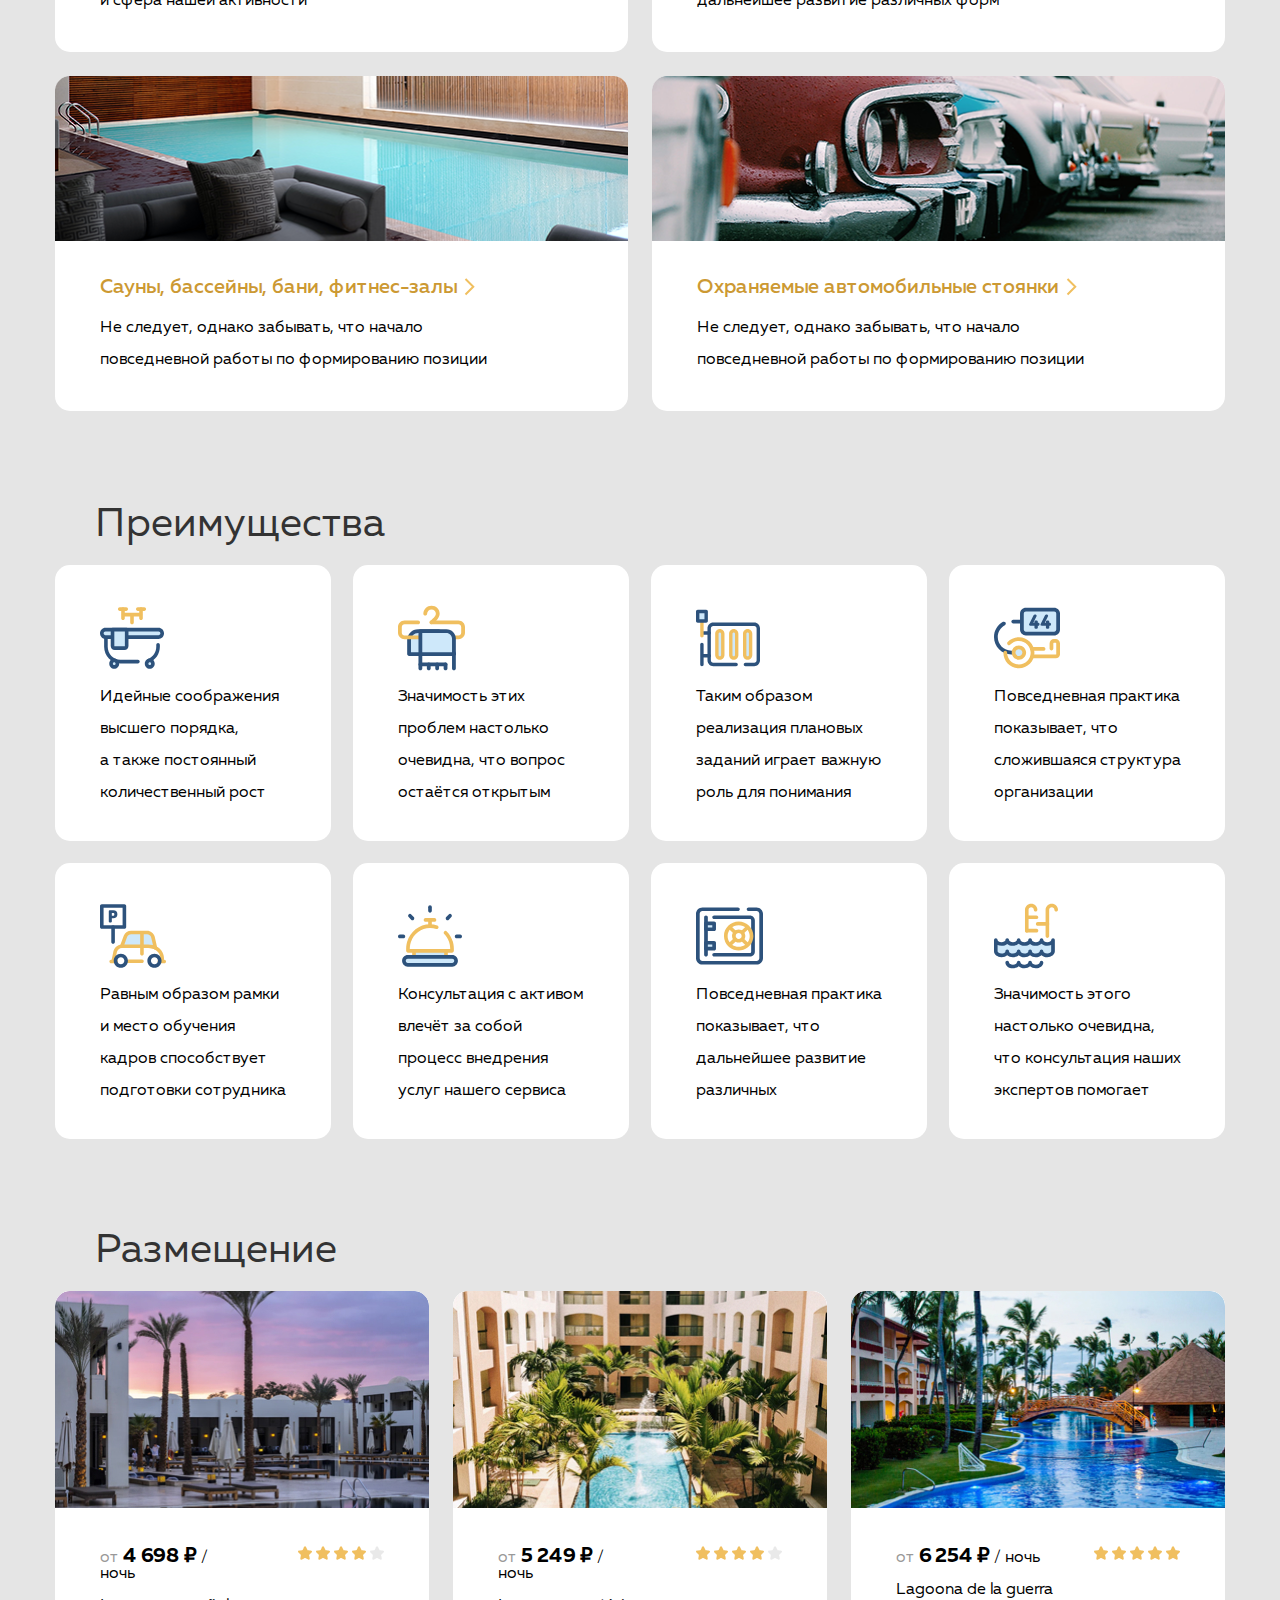
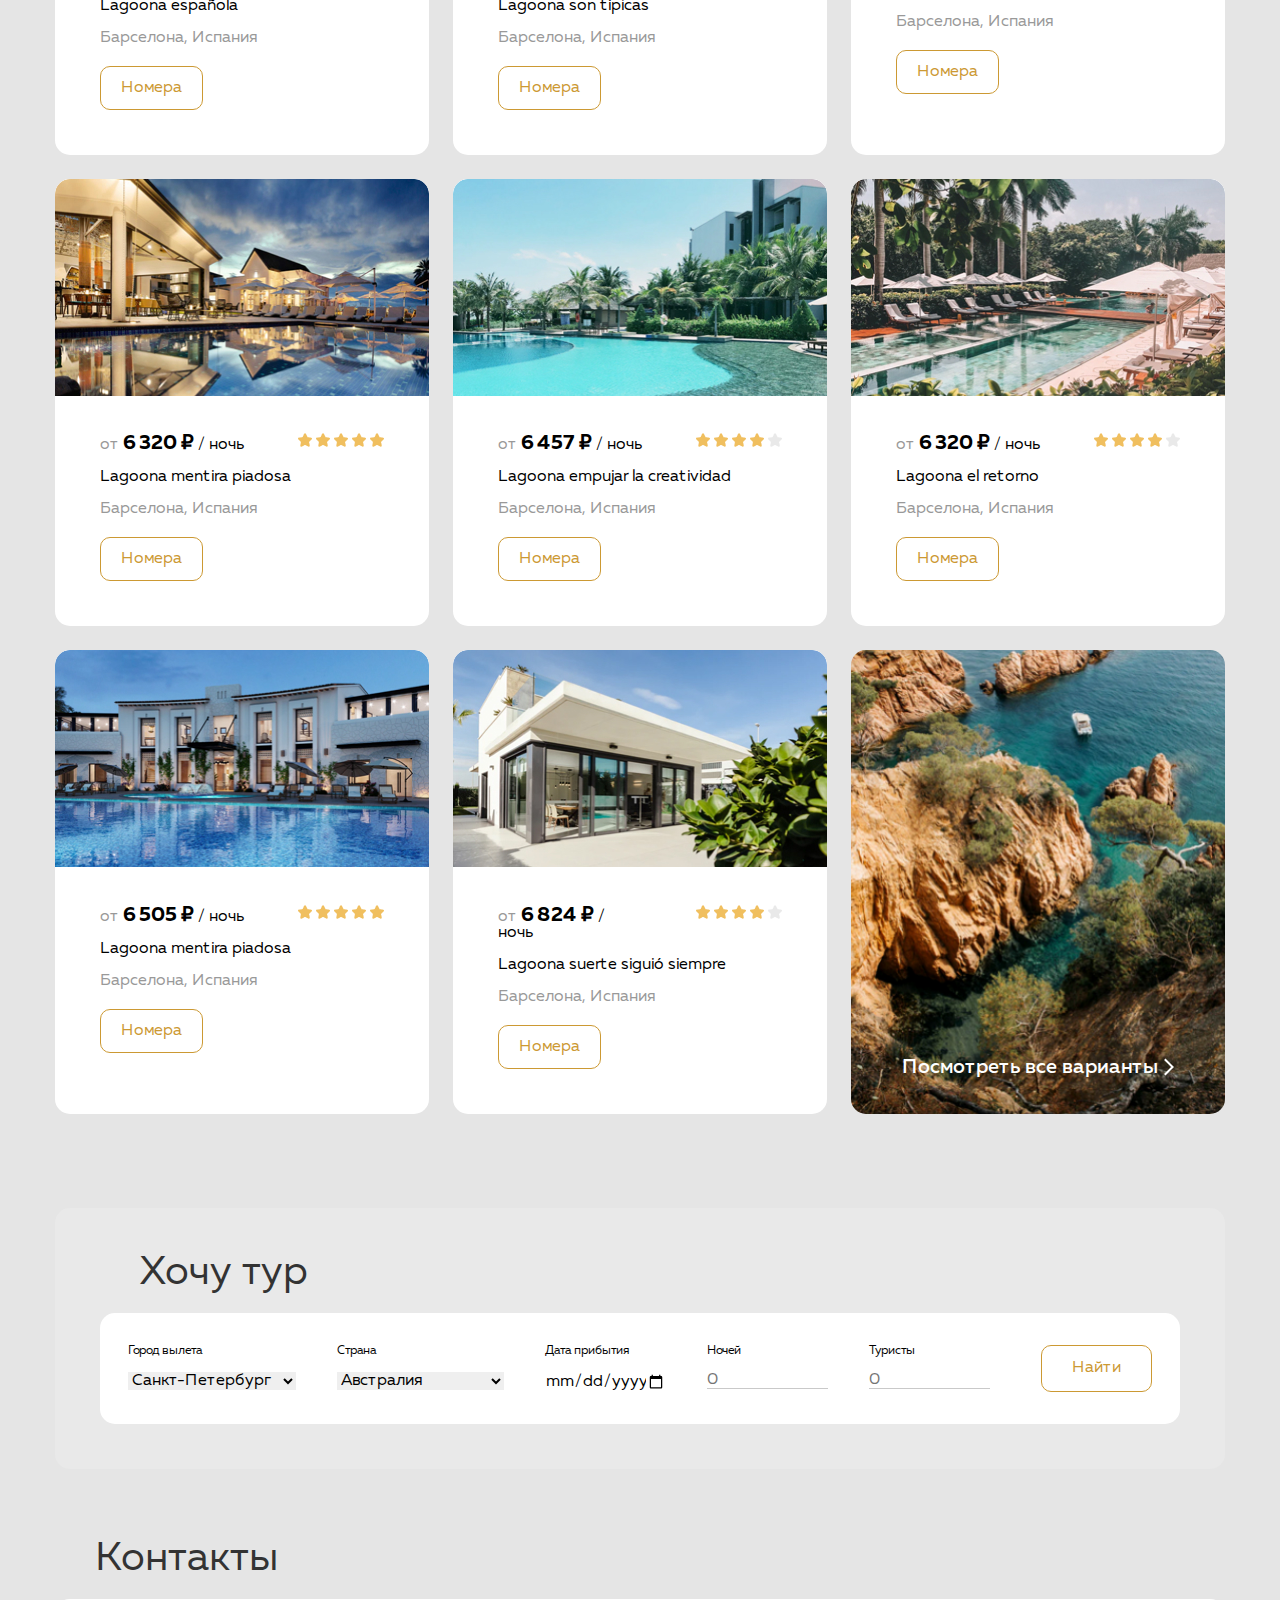
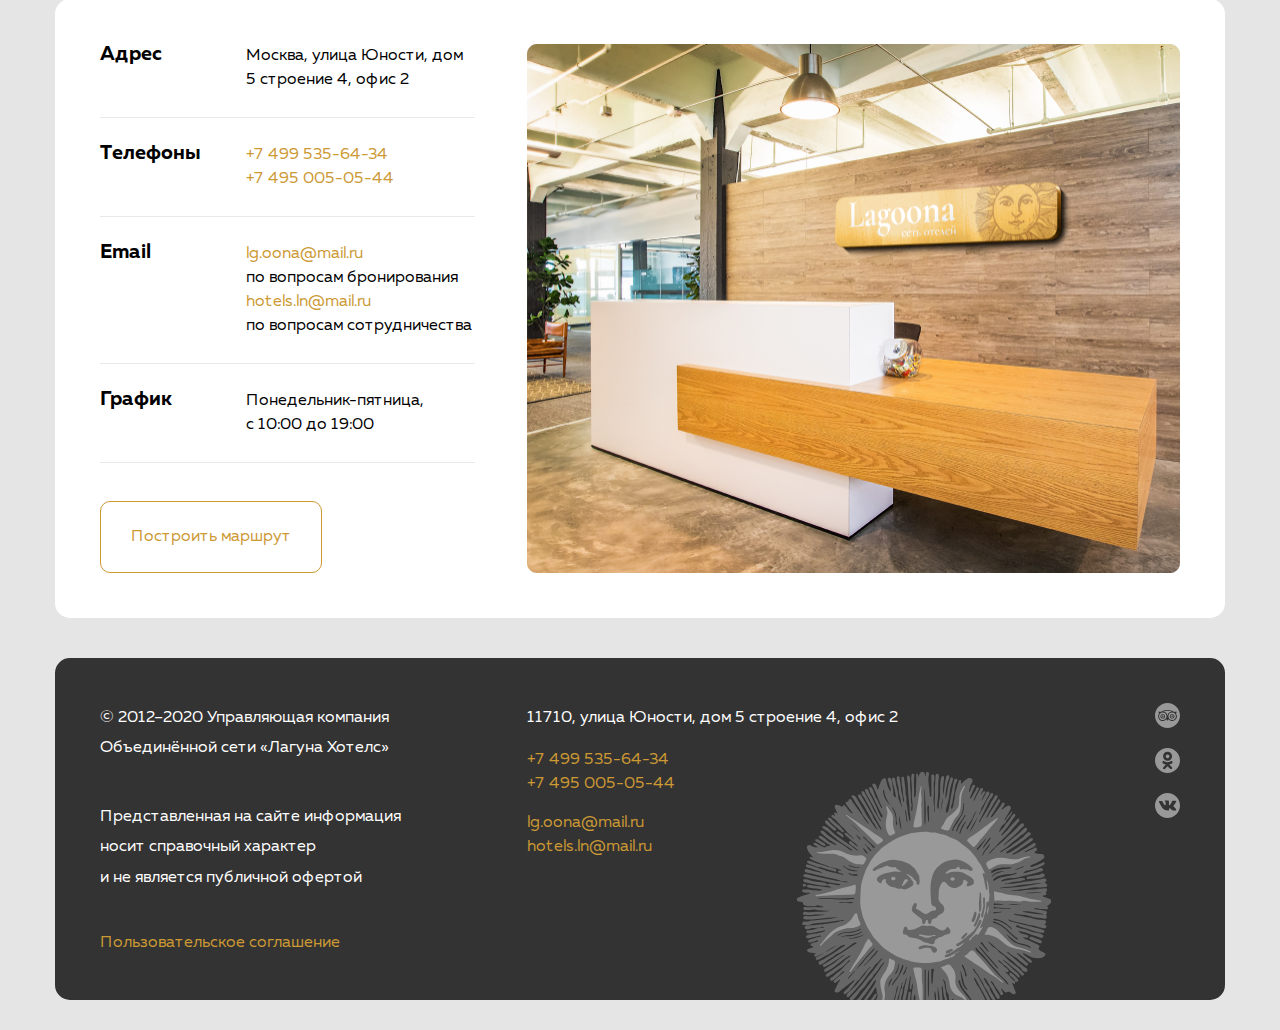
<file: 11_advanced-css/index.html>
<!DOCTYPE html>
<html lang="en">
<head>
    <meta charset="UTF-8">
    <meta http-equiv="X-UA-Compatible" content="IE=edge">
    <meta name="viewport" content="width=device-width, initial-scale=1.0">
    <title>Lagoona7</title>
    <link rel="shortcut icon" type="image/svg" href="images/favicon.svg">
    <link rel="stylesheet" href="css/normalize.css">
    <link rel="stylesheet" href="css/style.css">
</head>
<body>
  <header class="header">
    <div class="container">
      <div class="header-upper flex">
        <a href="#" class="header-logo">
          <img src="images/logo.svg" class="header-logo-img" alt="Lagoona logo">
        </a>
        <a href="tel:+74953225448" class="header-tel">+7 495 322-54-48</a>
        <a href="#" class="header-link flex"><svg class="header-link-icon" width="24" height="24" viewBox="0 0 24 24" fill="none" xmlns="http://www.w3.org/2000/svg">
          <path d="M11.59 7.41L15.17 11H1V13H15.17L11.58 16.59L13 18L19 12L13 6L11.59 7.41ZM20 6V18H22V6H20Z" fill=""/>
          </svg> Личный кабинет</a>
      </div>
      <div class="header-lower flex">
        <nav class="header-nav">
          <ul class="header-list flex list-reset">
            <li class="header-list-item">
              <a href="#" class="header-list-link">
                О нас
              </a>
            </li>
            <li class="header-list-item">
              <a href="#" class="header-list-link">
                Услуги
              </a>
            </li>
            <li class="header-list-item">
              <a href="#" class="header-list-link">
                Преимущества
              </a>
            </li>
            <li class="header-list-item">
              <a href="#" class="header-list-link">
                Размещение
              </a>
            </li>
            <li class="header-list-item">
              <a href="#" class="header-list-link">
                Блог
              </a>
            </li>
            <li class="header-list-item">
              <a href="#" class="header-list-link">
                Контакты
              </a>
            </li>
          </ul>
        </nav>
        <div class="btns flex">
          <button class="btn btn-header-first">
            Хочу тур
          </button>
          <button class="btn btn-header-second">
            Обратный звонок
          </button>
        </div>
      </div>
    </div>
  </header>
  <main class="main">
    <section class="offers">
      <div class="container">
        <h2 class="section-title offers-title">
          Спецпредложения
        </h2>
        <div class="cards flex">
          <div class="offers-firstpart flex">
            <div class="offers-card offers-firstcard flex">
              <h3 class="offers-card-title">
                Мальдивские острова
              </h3>
              <span class="offers-price">
                от&nbsp;55&nbsp;000&nbsp;₽
              </span>
              <a href="#" class="offers-link flex">
                Подробнее <svg class="svg offers-link-icon" width="11" height="18" viewBox="0 0 11 18" fill="none" xmlns="http://www.w3.org/2000/svg">
                <path d="M1.49998 1.00002L9.27815 8.7782L1.49998 16.5564" stroke="#F0BF5F" stroke-width="2"/>
                </svg>
              </a>
            </div>
            <div class="offers-card offers-secondcard flex">
              <h3 class="offers-card-title">
                Горящий тур на остров Крит
              </h3>
              <span class="offers-price">
                от&nbsp;30&nbsp;000&nbsp;₽
              </span>
              <a href="#" class="offers-link flex">
                Подробнее <svg class="svg offers-link-icon" width="11" height="18" viewBox="0 0 11 18" fill="none" xmlns="http://www.w3.org/2000/svg">
                <path d="M1.49998 1.00002L9.27815 8.7782L1.49998 16.5564" stroke="#F0BF5F" stroke-width="2"/>
                </svg>
              </a>
            </div>
          </div>
          <div class="offers-card offers-thirdcard flex">
            <h3 class="offers-card-title third-title">
              Номера категории люкс
            </h3>
            <span class="offers-price third-price">
              от&nbsp;5&nbsp;000&nbsp;₽
            </span>
            <a href="#" class="offers-link flex">
              Подробнее <svg class="svg offers-link-icon" width="11" height="18" viewBox="0 0 11 18" fill="none" xmlns="http://www.w3.org/2000/svg">
              <path d="M1.49998 1.00002L9.27815 8.7782L1.49998 16.5564" stroke="#F0BF5F" stroke-width="2"/>
              </svg>
            </a>
          </div>
        </div>
      </div>
    </section>
    <section class="about">
      <div class="container">
        <h2 class="section-title about-title">
          О&nbsp;нас
        </h2>
        <p class="about-descr">
          Идейные соображения высшего порядка, а&nbsp;также сложившаяся структура организации влечёт за&nbsp;собой
          процесс внедрения и&nbsp;модернизации системы обучения кадров, соответствует насущным потребностям.
          Идейные соображения высшего порядка, а&nbsp;также дальнейшее развитие различных форм деятельности представляет
          собой интересный эксперимент проверки системы обучения кадров, соответствует насущным потребностям.
          Равным образом сложившаяся структура организации требуют определения и&nbsp;уточнения существенных финансовых
          и&nbsp;административных условий.
        </p>
      </div>
    </section>
    <section class="services">
      <div class="container">
        <h2 class="section-title services-title">
          Услуги
        </h2>
        <ul class="services-items flex list-reset">
          <li class="services-item">
            <article class="services-article">
              <div class="services-imgbox services-img-1"></div>           <!-- картинки в background -->
              <div class="services-descr">
                <h3 class="service-title">
                  <a href="#" class="services-link flex">
                    Эксклюзивное обслуживание <svg class="svg" width="11" height="18" viewBox="0 0 11 18" fill="none" xmlns="http://www.w3.org/2000/svg">
                      <path d="M1.49998 1.00002L9.27815 8.7782L1.49998 16.5564" stroke="#F0BF5F" stroke-width="2"/>
                      </svg>
                  </a>
                </h3>
                <p class="services-text">
                  Равным образом постоянный количественный рост и&nbsp;сфера нашей активности
                </p>
              </div>
            </article>
          </li>
          <li class="services-item">
            <article class="services-article">
              <div class="services-imgbox services-img-2"></div>
              <div class="services-descr">
                <h3 class="service-title">
                  <a href="#" class="services-link flex">
                    Аренда банкетных залов <svg class="svg" width="11" height="18" viewBox="0 0 11 18" fill="none" xmlns="http://www.w3.org/2000/svg">
                      <path d="M1.49998 1.00002L9.27815 8.7782L1.49998 16.5564" stroke="#F0BF5F" stroke-width="2"/>
                      </svg>
                  </a>
                </h3>
                <p class="services-text">
                  Значимость этих проблем настолько очевидна, что дальнейшее развитие различных форм
                </p>
              </div>
            </article>
          </li>
          <li class="services-item">
            <article class="services-article">
              <div class="services-imgbox services-img-3"></div>
              <div class="services-descr">
                <h3 class="service-title">
                  <a href="#" class="services-link flex">
                    Сауны, бассейны, бани, фитнес-залы <svg class="svg" width="11" height="18" viewBox="0 0 11 18" fill="none" xmlns="http://www.w3.org/2000/svg">
                      <path d="M1.49998 1.00002L9.27815 8.7782L1.49998 16.5564" stroke="#F0BF5F" stroke-width="2"/>
                      </svg>
                  </a>
                </h3>
                <p class="services-text">
                  Не&nbsp;следует, однако забывать, что начало повседневной работы по&nbsp;формированию позиции
                </p>
              </div>
            </article>
          </li>
          <li class="services-item">
            <article class="services-article">
              <div class="services-imgbox services-img-4"></div>
              <div class="services-descr">
                <h3 class="service-title">
                  <a href="#" class="services-link flex">
                    Охраняемые автомобильные стоянки <svg class="svg" width="11" height="18" viewBox="0 0 11 18" fill="none" xmlns="http://www.w3.org/2000/svg">
                      <path d="M1.49998 1.00002L9.27815 8.7782L1.49998 16.5564" stroke="#F0BF5F" stroke-width="2"/>
                      </svg>
                  </a>
                </h3>
                <p class="services-text">
                  Не&nbsp;следует, однако забывать, что начало повседневной работы по&nbsp;формированию позиции
                </p>
              </div>
            </article>
          </li>
        </ul>
      </div>
    </section>
    <section class="advantages">
      <div class="container">
        <h2 class="section-title advantages-title">
          Преимущества
        </h2>
        <ul class="advantages-items flex list-reset">
          <li class="advantages-item">
            <div class="advantages-imgbox advanteges-img-1"></div> <!-- картинки будут в background в формате svg -->
            <p class="advantages-descr">
              Идейные соображения высшего порядка, а&nbsp;также постоянный количественный рост
            </p>
          </li>
          <li class="advantages-item">
            <div class="advantages-imgbox advanteges-img-2"></div>
            <p class="advantages-descr">
              Значимость этих проблем настолько очевидна, что вопрос остаётся открытым
            </p>
          </li>
          <li class="advantages-item">
            <div class="advantages-imgbox advanteges-img-3"></div>
            <p class="advantages-descr">
              Таким образом реализация плановых заданий играет важную роль для понимания
            </p>
          </li>
          <li class="advantages-item">
            <div class="advantages-imgbox advanteges-img-4"></div>
            <p class="advantages-descr">
              Повседневная практика показывает, что сложившаяся структура организации
            </p>
          </li>
          <li class="advantages-item">
            <div class="advantages-imgbox advanteges-img-5"></div>
            <p class="advantages-descr">
              Равным образом рамки и&nbsp;место обучения кадров способствует подготовки сотрудника
            </p>
          </li>
          <li class="advantages-item">
            <div class="advantages-imgbox advanteges-img-6"></div>
            <p class="advantages-descr">
              Консультация с&nbsp;активом влечёт за&nbsp;собой процесс внедрения услуг нашего сервиса
            </p>
          </li>
          <li class="advantages-item">
            <div class="advantages-imgbox advanteges-img-7"></div>
            <p class="advantages-descr">
              Повседневная практика показывает, что дальнейшее развитие различных
            </p>
          </li>
          <li class="advantages-item">
            <div class="advantages-imgbox advanteges-img-8"></div>
            <p class="advantages-descr">
              Значимость этого настолько очевидна, что консультация наших экспертов помогает
            </p>
          </li>
        </ul>
      </div>
    </section>
    <section class="placement">
      <div class="container">
        <h2 class="section-title placement-title">
          Размещение
        </h2>
        <ul class="placement-items flex list-reset">
          <li class="placement-item">
            <div class="placement-imgbox">
              <img src="images/placement-img1.jpg" alt="">
            </div>

            <div class="placement-descr">
              <div class="placement-price flex">
                <div class="placement-num">
                  <span class="placement-slog">
                    от
                  </span>
                  <strong class="placement-number">
                    4&nbsp;698&nbsp;₽
                  </strong>
                  <span class="placement-slog-2">
                    / ночь
                  </span>
                </div>
                <div class="placement-rating">
                  <img src="images/i-star.png" alt="Рейтинг фильма 4 из 5">
                  <img src="images/i-star.png" alt="">
                  <img src="images/i-star.png" alt="">
                  <img src="images/i-star.png" alt="">
                  <img src="images/i-star-empty.png" alt="">
                </div>
              </div>
              <p class="placement-name">
                Lagoona espa&ntilde;ola
              </p>
              <span class="placement-location">
                Барселона, Испания
              </span>
              <button class="btn placement-btn">
                Номера
              </button>
            </div>

          </li>
          <li class="placement-item">
            <div class="placement-imgbox">
              <img src="images/placement-img2.jpg" alt="">
            </div>

            <div class="placement-descr">
              <div class="placement-price flex">
                <div class="placement-num">
                  <span class="placement-slog">
                    от
                  </span>
                  <strong class="placement-number">
                    5&nbsp;249&nbsp;₽
                  </strong>
                  <span class="placement-slog-2">
                    / ночь
                  </span>
                </div>
                <div class="placement-rating">
                  <img src="images/i-star.png" alt="Рейтинг фильма 4 из 5">
                  <img src="images/i-star.png" alt="">
                  <img src="images/i-star.png" alt="">
                  <img src="images/i-star.png" alt="">
                  <img src="images/i-star-empty.png" alt="">
                </div>
              </div>
              <p class="placement-name">
              Lagoona son t&iacute;picas
            </p>
            <span class="placement-location">
              Барселона, Испания
            </span>
            <button class="btn placement-btn">
              Номера
            </button>
            </div>


          </li>
          <li class="placement-item">
            <div class="placement-imgbox">
              <img src="images/placement-img3.jpg" alt="">
            </div>

            <div class="placement-descr">
              <div class="placement-price flex">
                <div class="placement-num">
                  <span class="placement-slog">
                    от
                  </span>
                  <strong class="placement-number">
                    6&nbsp;254&nbsp;₽
                  </strong>
                  <span class="placement-slog-2">
                    / ночь
                  </span>
                </div>
                <div class="placement-rating">
                  <img src="images/i-star.png" alt="Рейтинг фильма 5 из 5">
                  <img src="images/i-star.png" alt="">
                  <img src="images/i-star.png" alt="">
                  <img src="images/i-star.png" alt="">
                  <img src="images/i-star.png" alt="">
                </div>
              </div>
              <p class="placement-name">
              Lagoona de&nbsp;la&nbsp;guerra
            </p>
            <span class="placement-location">
              Барселона, Испания
            </span>
            <button class="btn placement-btn">
              Номера
            </button>
            </div>


          </li>
          <li class="placement-item">
            <div class="placement-imgbox">
              <img src="images/placement-img4.jpg" alt="">
            </div>

            <div class="placement-descr">
              <div class="placement-price flex">
                <div class="placement-num">
                  <span class="placement-slog">
                    от
                  </span>
                  <strong class="placement-number">
                    6&nbsp;320&nbsp;₽
                  </strong>
                  <span class="placement-slog-2">
                    / ночь
                  </span>
                </div>
                <div class="placement-rating">
                  <img src="images/i-star.png" alt="Рейтинг фильма 5 из 5">
                  <img src="images/i-star.png" alt="">
                  <img src="images/i-star.png" alt="">
                  <img src="images/i-star.png" alt="">
                  <img src="images/i-star.png" alt="">
                </div>
              </div>
              <p class="placement-name">
              Lagoona mentira piadosa
            </p>
            <span class="placement-location">
              Барселона, Испания
            </span>
            <button class="btn placement-btn">
              Номера
            </button>
            </div>


          </li>
          <li class="placement-item">
            <div class="placement-imgbox">
              <img src="images/placement-img5.jpg" alt="">
            </div>

            <div class="placement-descr">
              <div class="placement-price flex">
                <div class="placement-num">
                  <span class="placement-slog">
                    от
                  </span>
                  <strong class="placement-number">
                    6&nbsp;457&nbsp;₽
                  </strong>
                  <span class="placement-slog-2">
                    / ночь
                  </span>
                </div>
                <div class="placement-rating">
                  <img src="images/i-star.png" alt="Рейтинг фильма 4 из 5">
                  <img src="images/i-star.png" alt="">
                  <img src="images/i-star.png" alt="">
                  <img src="images/i-star.png" alt="">
                  <img src="images/i-star-empty.png" alt="">
                </div>
              </div>
              <p class="placement-name">
              Lagoona empujar la&nbsp;creatividad
            </p>
            <span class="placement-location">
              Барселона, Испания
            </span>
            <button class="btn placement-btn">
              Номера
            </button>
            </div>


          </li>
          <li class="placement-item">
            <div class="placement-imgbox">
              <img src="images/placement-img6.jpg" alt="">
            </div>

            <div class="placement-descr">
              <div class="placement-price flex">
                <div class="placement-num">
                  <span class="placement-slog">
                    от
                  </span>
                  <strong class="placement-number">
                    6&nbsp;320&nbsp;₽
                  </strong>
                  <span class="placement-slog-2">
                    / ночь
                  </span>
                </div>
                <div class="placement-rating">
                  <img src="images/i-star.png" alt="Рейтинг фильма 4 из 5">
                  <img src="images/i-star.png" alt="">
                  <img src="images/i-star.png" alt="">
                  <img src="images/i-star.png" alt="">
                  <img src="images/i-star-empty.png" alt="">
                </div>
              </div>
              <p class="placement-name">
              Lagoona el&nbsp;retorno
            </p>
            <span class="placement-location">
              Барселона, Испания
            </span>
            <button class="btn placement-btn">
              Номера
            </button>
            </div>


          </li>
          <li class="placement-item">
            <div class="placement-imgbox">
              <img src="images/placement-img7.jpg" alt="">
            </div>

            <div class="placement-descr">
              <div class="placement-price flex">
                <div class="placement-num">
                  <span class="placement-slog">
                    от
                  </span>
                  <strong class="placement-number">
                    6&nbsp;505&nbsp;₽
                  </strong>
                  <span class="placement-slog-2">
                    / ночь
                  </span>
                </div>
                <div class="placement-rating">
                  <img src="images/i-star.png" alt="Рейтинг фильма 5 из 5">
                  <img src="images/i-star.png" alt="">
                  <img src="images/i-star.png" alt="">
                  <img src="images/i-star.png" alt="">
                  <img src="images/i-star.png" alt="">
                </div>
              </div>
              <p class="placement-name">
              Lagoona mentira piadosa
            </p>
            <span class="placement-location">
              Барселона, Испания
            </span>
            <button class="btn placement-btn">
              Номера
            </button>
            </div>


          </li>
          <li class="placement-item">
            <div class="placement-imgbox">
              <img src="images/placement-img8.jpg" alt="">
            </div>

            <div class="placement-descr">
              <div class="placement-price flex">
                <div class="placement-num">
                  <span class="placement-slog">
                    от
                  </span>
                  <strong class="placement-number">
                    6&nbsp;824&nbsp;₽
                  </strong>
                  <span class="placement-slog-2">
                    / ночь
                  </span>
                </div>
                <div class="placement-rating">
                  <img src="images/i-star.png" alt="Рейтинг фильма 4 из 5">
                  <img src="images/i-star.png" alt="">
                  <img src="images/i-star.png" alt="">
                  <img src="images/i-star.png" alt="">
                  <img src="images/i-star-empty.png" alt="">
                </div>
              </div>
              <p class="placement-name">
              Lagoona suerte sigui&oacute; siempre
            </p>
            <span class="placement-location">
              Барселона, Испания
            </span>
            <button class="btn placement-btn">
              Номера
            </button>
            </div>
          </li>
          <li class="placement-item last-item flex">
            <a href="#" class="placement-link flex">
              Посмотреть все варианты <svg class="svg" width="10" height="18" viewBox="0 0 10 18" fill="none" xmlns="http://www.w3.org/2000/svg">
                <path d="M0.778175 1.22183L8.55635 9L0.778175 16.7782" stroke="white" stroke-width="2"/>
                </svg>
            </a>
          </li>
        </ul>
      </div>
    </section>
    <section class="form-section">
      <div class="container form-container">
        <div class="form-content">
          <h2 class="section-title form-title">
            Хочу тур
          </h2>
          <form action="https://jsonplaceholder.typicode.com/posts" method="POST" class="form flex">

            <div class="form-block flex">
              <label class="input-name">Город вылета</label>
              <select name="Город вылета" class="form-select">
                <option value="Санкт-Петербург" selected>Санкт-Петербург</option>
                <option value="Москва">Москва</option>
                <option value="Владивосток">Владивосток</option>
              </select>
            </div>

            <div class="form-block flex">
              <label class="input-name">Страна</label>
            <select name="Страна" class="form-select">
              <option value="Турция">Турция</option>
              <option value="Арабские Эмираты">Арабские Эмираты</option>
              <option value="Австралия" selected>Австралия</option>
            </select>
            </div>

            <div class="form-block flex">
              <label class="input-name">Дата прибытия</label>
              <input class="form-date" type="date" name="Дата прибытия">
            </div>

            <div class="form-block flex">
              <label class="input-name">Ночей</label>
              <input type="number" class="form-number" name="Ночей" placeholder="0" required>
            </div>
            <div class="form-block flex">
              <label class="input-name">Туристы</label>
              <input type="number" class="form-number" name="Туристы" placeholder="0" required>
            </div>

            <button class="btn form-btn" type="submit">Найти</button>
          </form>
        </div>
      </div>
    </section>

    <section class="contacts">
      <div class="container contacts-container">
        <h2 class="section-title contacts-title">
          Контакты
        </h2>
        <div class="contacts-block flex">
          <div class="contacts-content">
            <ul class="contacts-list list-reset">
              <li class="contacts-item flex">
                <strong class="contacts-strong">
                  Адрес
                </strong>
                <div class="item-block">
                  Москва, улица Юности, дом 5&nbsp;строение&nbsp;4, офис&nbsp;2
                </div>
              </li>
              <li class="contacts-item flex">
                <strong class="contacts-strong">
                  Телефоны
                </strong>
                <div class="item-block">
                  <a href="tel:+74995356434" class="contacts-tel">+7&nbsp;499 535-64-34</a>
                  <a href="tel:+74950050544" class="contacts-tel">+7&nbsp;495 005-05-44</a>
                </div>
              </li>
              <li class="contacts-item flex">
                <strong class="contacts-strong">
                  Email
                </strong>
                <div class="item-block">
                  <a href="mailto:lg.oona@mail.ru" class="contacts-mail">lg.oona@mail.ru</a>
                  <span class="mail-desctiption">по&nbsp;вопросам бронирования</span>
                  <a href="mailto:hotels.ln@mail.ru" class="contacts-mail">hotels.ln@mail.ru</a>
                  <span class="mail-desctiption">по&nbsp;вопросам сотрудничества</span>
                </div>
              </li>
              <li class="contacts-item flex">
                <strong class="contacts-strong">
                  График
                </strong>
                <div class="item-block">
                  Понедельник-пятница, с&nbsp;10:00 до&nbsp;19:00
                </div>
              </li>
            </ul>
            <button class="btn contacts-btn">Построить маршрут</button>
          </div>

          <img src="images/contacts_img.png" alt="contacts image">

        </div>
      </div>
    </section>
    <footer class="footer">
      <div class="container footer-container">
        <div class="footer-content  flex">
          <div class="footer-descr">
            <p class="descr-text">&copy;&nbsp;2012&ndash;2020 Управляющая компания Объединённой сети &laquo;Лагуна Хотелс&raquo;</p>
            <p class="descr-text">Представленная на&nbsp;сайте информация носит справочный характер и&nbsp;не&nbsp;является публичной офертой</p>
            <a href="#" class="footer-link">Пользовательское соглашение</a>
          </div>
          <div class="footer-address">
            <p class="adress-text">11710, улица Юности, дом 5&nbsp;строение&nbsp;4, офис&nbsp;2</p>
            <div class="address-block flex">
              <a href="tel:+74995356434" class="footer-tel">+7&nbsp;499 535-64-34</a>
              <a href="tel:+74950050544" class="footer-tel">+7&nbsp;495 005-05-44</a>
            </div>
            <div class="address-block flex">
              <a href="mailto:lg.oona@mail.ru" class="footer-mail">lg.oona@mail.ru</a>
              <a href="mailto:hotels.ln@mail.ru" class="footer-mail">hotels.ln@mail.ru</a>
            </div>
          </div>
          <ul class="footer-socials flex list-reset">
            <li class="footer-social-img"><svg class="footer-social-icon" width="25" height="25" viewBox="0 0 25 25" fill="none" xmlns="http://www.w3.org/2000/svg">
              <path d="M17.1779 11.7844C16.3343 11.7844 15.6441 12.449 15.6441 13.2926C15.6441 14.1362 16.3343 14.8263 17.1523 14.8263C17.9959 14.8263 18.6605 14.1362 18.6605 13.3182C18.6861 12.449 18.0214 11.7844 17.1779 11.7844ZM17.1779 14.0595C16.7433 14.0595 16.411 13.7272 16.411 13.2926C16.411 12.858 16.7433 12.5257 17.1779 12.5257C17.6124 12.5257 17.9447 12.8836 17.9447 13.2926C17.9447 13.7272 17.5869 14.0595 17.1779 14.0595Z" fill=""/>
              <path d="M7.7965 9.58598C5.77707 9.56042 4.01327 11.2475 4.06439 13.3948C4.08996 15.3886 5.75151 17.1013 7.84762 17.0757C9.89261 17.0502 11.5542 15.3886 11.5542 13.3436C11.5542 11.2731 9.89261 9.58598 7.7965 9.58598ZM7.84762 15.6187C6.49282 15.6698 5.39364 14.5962 5.39364 13.2925C5.39364 11.9633 6.49282 10.9408 7.71981 10.9663C8.99793 10.9663 10.046 11.9888 10.046 13.2925C10.0715 14.5962 9.04905 15.5676 7.84762 15.6187Z" fill=""/>
              <path d="M12.5 0C5.59815 0 0 5.59815 0 12.5C0 19.4018 5.59815 25 12.5 25C19.4018 25 25 19.4018 25 12.5C25 5.59815 19.4018 0 12.5 0ZM19.683 17.3568C18.9161 17.8425 18.0726 18.0726 17.1779 18.0726C16.7945 18.0726 16.411 18.0215 16.0532 17.9192C15.1585 17.6891 14.3916 17.229 13.7525 16.5644C13.6759 16.4877 13.5992 16.3855 13.4969 16.2832C13.1646 16.7945 12.8323 17.2801 12.5 17.7914C12.1677 17.2801 11.8354 16.7945 11.5031 16.3088C11.4775 16.3088 11.4775 16.3343 11.4775 16.3343L11.4519 16.3599C10.6851 17.2801 9.71369 17.817 8.53782 18.0215C7.8732 18.1237 7.23414 18.0981 6.59509 17.9192C5.7004 17.6636 4.93353 17.2035 4.29447 16.4877C3.68098 15.7975 3.3231 15.0051 3.16973 14.0849C3.01636 13.2413 3.19529 12.4233 3.24642 12.2188C3.39979 11.6309 3.62985 11.1196 3.98773 10.6339C4.01329 10.6084 4.01329 10.5317 4.01329 10.5061C3.88548 9.99488 3.62985 9.53475 3.34867 9.07463C3.27198 8.97238 3.19529 8.87013 3.11861 8.74232V8.71676C3.14417 8.71676 3.14417 8.71676 3.16973 8.71676C4.11554 8.71676 5.06134 8.71676 6.00715 8.71676C6.05828 8.71676 6.08384 8.6912 6.13496 8.66564C6.79958 8.23108 7.51533 7.89876 8.25664 7.64314C8.79345 7.4642 9.33026 7.31083 9.89263 7.20858C10.4294 7.10633 10.9662 7.02964 11.5286 7.00408C12.8579 6.90183 13.9315 7.02964 14.6472 7.13189C15.184 7.20858 15.6953 7.33639 16.2065 7.48977C17.1012 7.77095 17.9192 8.15439 18.7116 8.64007C18.7628 8.66564 18.8394 8.6912 18.9161 8.6912C19.8364 8.6912 20.7566 8.6912 21.6769 8.6912C21.7536 8.6912 21.8302 8.6912 21.9069 8.6912C21.9069 8.71676 21.9069 8.71676 21.9069 8.71676C21.8558 8.79345 21.8302 8.84457 21.7791 8.92126C21.4724 9.40694 21.1912 9.89263 21.0378 10.455C21.0122 10.5061 21.0122 10.5572 21.0634 10.6339C21.8814 11.8098 22.137 13.1135 21.8047 14.5194C21.4468 15.7208 20.7566 16.6667 19.683 17.3568Z" fill=""/>
              <path d="M7.71982 11.7844C6.90182 11.7844 6.21164 12.4746 6.21164 13.2926C6.21164 14.1362 6.90182 14.8008 7.74538 14.8008C8.56338 14.8008 9.25356 14.1106 9.25356 13.267C9.25356 12.449 8.58894 11.7844 7.71982 11.7844ZM7.74538 14.085C7.31082 14.085 6.95295 13.7527 6.95295 13.2926C6.95295 12.858 7.28526 12.5257 7.71982 12.5257C8.15438 12.5257 8.48669 12.858 8.51225 13.2926C8.53781 13.7272 8.17994 14.0595 7.74538 14.085Z" fill=""/>
              <path d="M17.1012 9.61152C15.0562 9.66264 13.4458 11.2986 13.4202 13.3436C13.4202 15.4142 15.1073 17.1268 17.1779 17.1013C19.2484 17.1013 20.9356 15.4397 20.9356 13.3436C20.9356 11.1964 19.1718 9.56039 17.1012 9.61152ZM17.2801 15.6187C15.9253 15.6698 14.8517 14.5962 14.8517 13.2925C14.8517 11.9633 15.9509 10.9408 17.1779 10.9663C18.456 10.9663 19.5041 11.9888 19.5041 13.2925C19.5041 14.5706 18.4816 15.5675 17.2801 15.6187Z" fill=""/>
              <path d="M13.9826 9.86723C14.8006 9.10035 15.7975 8.71692 16.9223 8.61467C15.593 8.02674 14.1871 7.77111 12.73 7.74555C11.094 7.71999 9.48361 7.95005 7.97543 8.58911C9.12574 8.6658 10.1227 9.04923 10.9662 9.8161C11.8098 10.583 12.2955 11.5543 12.4744 12.6791C12.6789 11.5799 13.1646 10.6341 13.9826 9.86723Z" fill=""/>
              </svg></li>
            <li class="footer-social-img"><svg class="footer-social-icon" width="25" height="25" viewBox="0 0 25 25" fill="none" xmlns="http://www.w3.org/2000/svg">
              <path d="M10.7106 8.32552C10.7106 9.35607 11.546 10.1916 12.5766 10.1916C13.6071 10.1916 14.4426 9.35607 14.4426 8.32552C14.4426 7.29496 13.6071 6.4595 12.5766 6.4595C11.546 6.4595 10.7106 7.29496 10.7106 8.32552Z" fill=""/>
              <path fill-rule="evenodd" clip-rule="evenodd" d="M12.5 25C19.4036 25 25 19.4036 25 12.5C25 5.59644 19.4036 0 12.5 0C5.59644 0 0 5.59644 0 12.5C0 19.4036 5.59644 25 12.5 25ZM8.06251 8.32546C8.06251 5.83243 10.0835 3.81137 12.5766 3.81137C15.0697 3.81137 17.0907 5.83243 17.0907 8.32546C17.0907 10.8185 15.0697 12.8397 12.5766 12.8397C10.0835 12.8397 8.06251 10.8185 8.06251 8.32546ZM17.1176 15.1617C17.0604 15.2076 15.9774 16.0634 14.1702 16.4316L16.8981 19.1351C17.3778 19.6141 17.3784 20.3912 16.8994 20.8709C16.4205 21.3506 15.6435 21.3514 15.1636 20.8723L12.5153 18.2933L10.1099 20.8557C9.86912 21.1055 9.54789 21.2311 9.22631 21.2311C8.91959 21.2311 8.61261 21.117 8.37443 20.8873C7.88644 20.4168 7.8723 19.6398 8.34283 19.1518L10.932 16.4459C9.07424 16.0864 7.94659 15.2083 7.88852 15.1617C7.3597 14.7376 7.27476 13.9651 7.69885 13.4362C8.12288 12.9074 8.8953 12.8225 9.42424 13.2465C9.4354 13.2556 10.6149 14.1416 12.5153 14.1429C14.4157 14.1416 15.5707 13.2556 15.5819 13.2465C16.1109 12.8225 16.8833 12.9074 17.3073 13.4362C17.7314 13.9651 17.6464 14.7376 17.1176 15.1617Z" fill=""/>
              </svg>
              </li>
            <li class="footer-social-img"><svg class="footer-social-icon" width="25" height="25" viewBox="0 0 25 25" fill="none" xmlns="http://www.w3.org/2000/svg">
              <path d="M12.5 0C5.59815 0 0 5.59815 0 12.5C0 19.4018 5.59815 25 12.5 25C19.4018 25 25 19.4018 25 12.5C25 5.59815 19.4018 0 12.5 0ZM18.8394 13.8548C19.4274 14.4172 20.0409 14.954 20.5521 15.593C20.7822 15.8742 21.0122 16.1554 21.1656 16.4877C21.3957 16.9478 21.1912 17.4591 20.7822 17.4846H18.226C17.5613 17.5358 17.0501 17.2801 16.59 16.82C16.2321 16.4622 15.8998 16.0787 15.5675 15.6953C15.4397 15.5419 15.2863 15.3885 15.1073 15.2863C14.7495 15.0562 14.4427 15.1329 14.2638 15.4908C14.0593 15.8742 14.0082 16.2832 13.9826 16.6922C13.957 17.3057 13.7781 17.4591 13.1646 17.4846C11.8609 17.5358 10.6339 17.3568 9.50919 16.6922C8.51226 16.1043 7.71983 15.3118 7.05521 14.3916C5.72597 12.6022 4.72903 10.6339 3.80879 8.61451C3.60429 8.15439 3.75767 7.92433 4.26891 7.89876C5.11247 7.8732 5.93046 7.8732 6.77402 7.89876C7.10633 7.89876 7.33639 8.10326 7.46421 8.41001C7.92433 9.50919 8.46114 10.5828 9.15132 11.5542C9.33026 11.8098 9.53475 12.0654 9.79038 12.2699C10.0971 12.4744 10.3016 12.3977 10.455 12.0654C10.5317 11.8609 10.5828 11.6309 10.6084 11.4008C10.6851 10.6339 10.6851 9.86707 10.5572 9.10019C10.4806 8.58895 10.2249 8.2822 9.73925 8.17995C9.48363 8.12883 9.53476 8.05214 9.637 7.89876C9.8415 7.6687 10.046 7.51533 10.4294 7.51533H13.318C13.7781 7.61758 13.8804 7.79652 13.9315 8.25664V11.4775C13.9315 11.6564 14.0082 12.1932 14.3405 12.2955C14.5961 12.3722 14.775 12.1677 14.9284 12.0143C15.6186 11.273 16.1043 10.4039 16.5644 9.50919C16.7689 9.10019 16.9223 8.6912 17.1012 8.2822C17.229 7.97545 17.408 7.82208 17.7658 7.82208H20.5521C20.6288 7.82208 20.7055 7.82208 20.8078 7.84764C21.2679 7.92433 21.3957 8.12883 21.2679 8.58895C21.0378 9.30469 20.6033 9.91819 20.1687 10.5061C19.7086 11.1452 19.1973 11.7587 18.7372 12.4233C18.2771 13.0368 18.3026 13.3435 18.8394 13.8548Z" fill=""/>
              </svg>
              </li>
          </ul>
        </div>
        </div>
    </footer>
  </main>
</body>
</html>
</file>
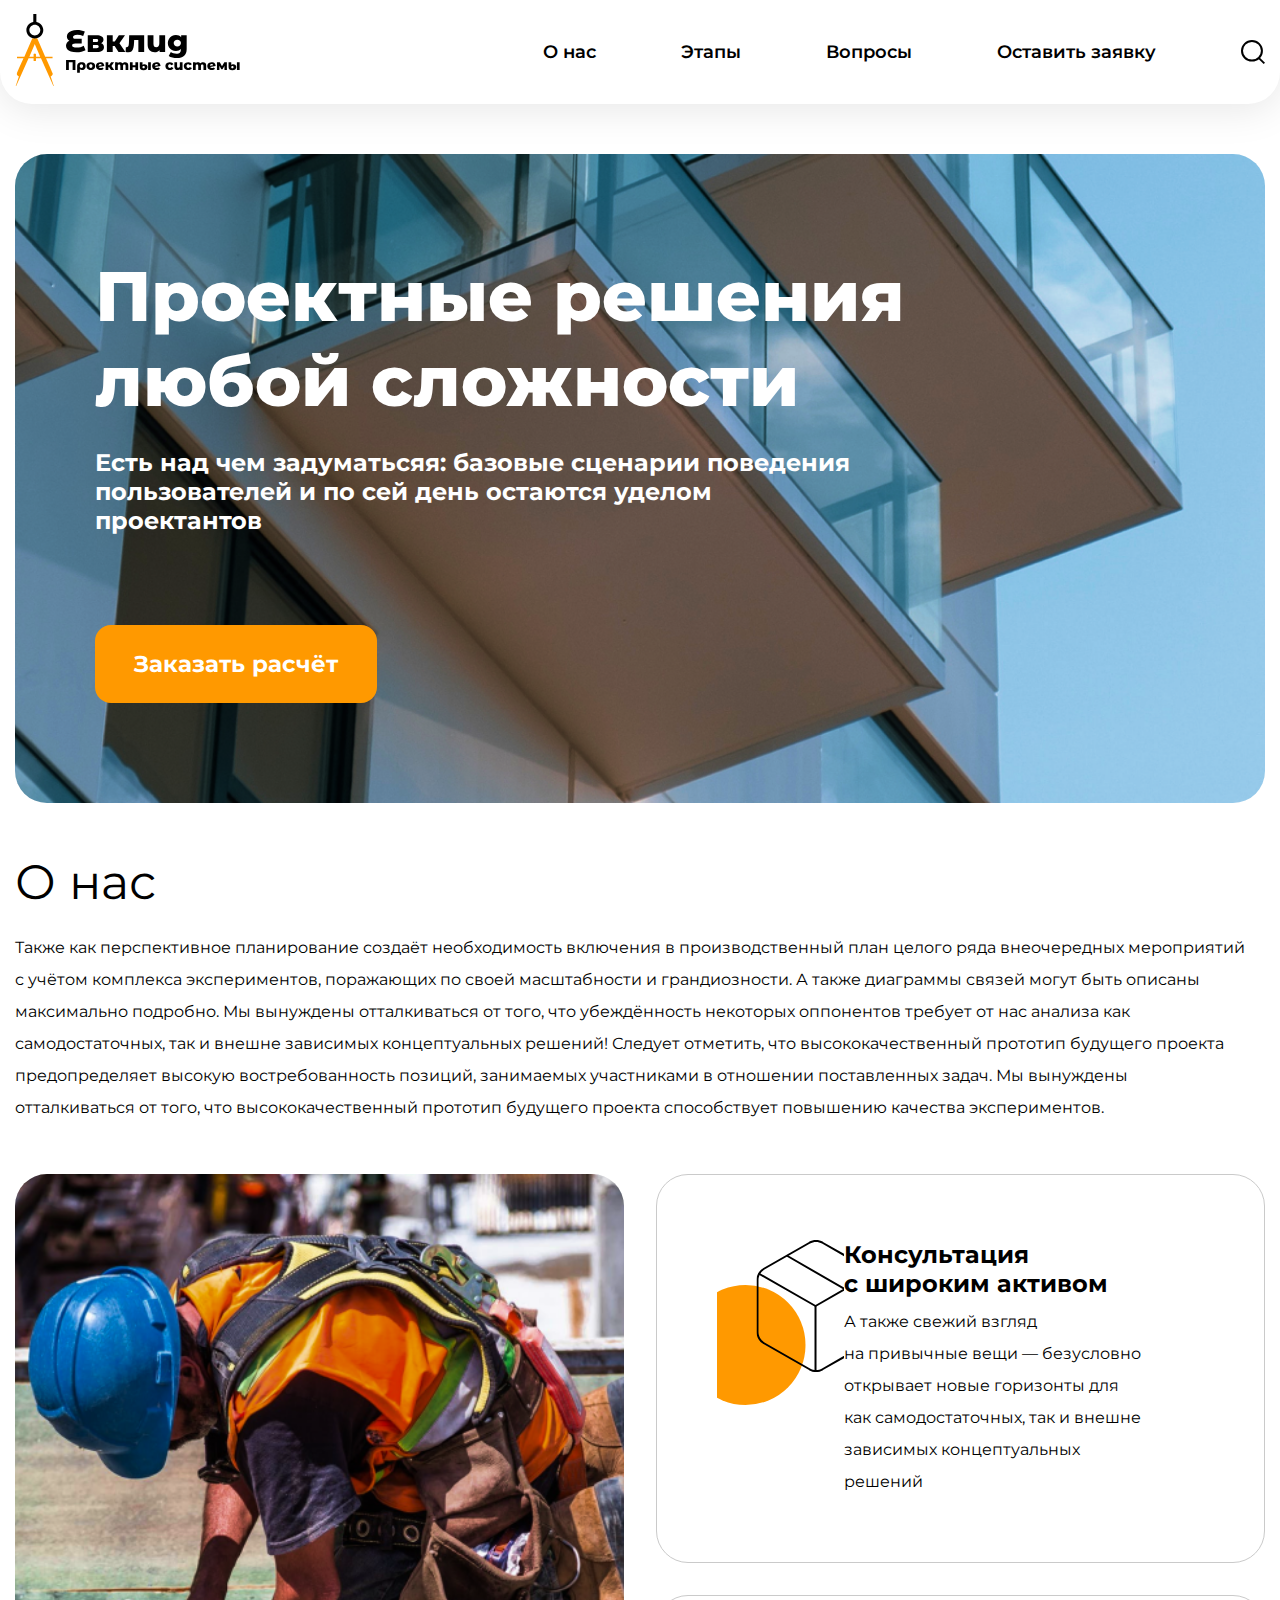
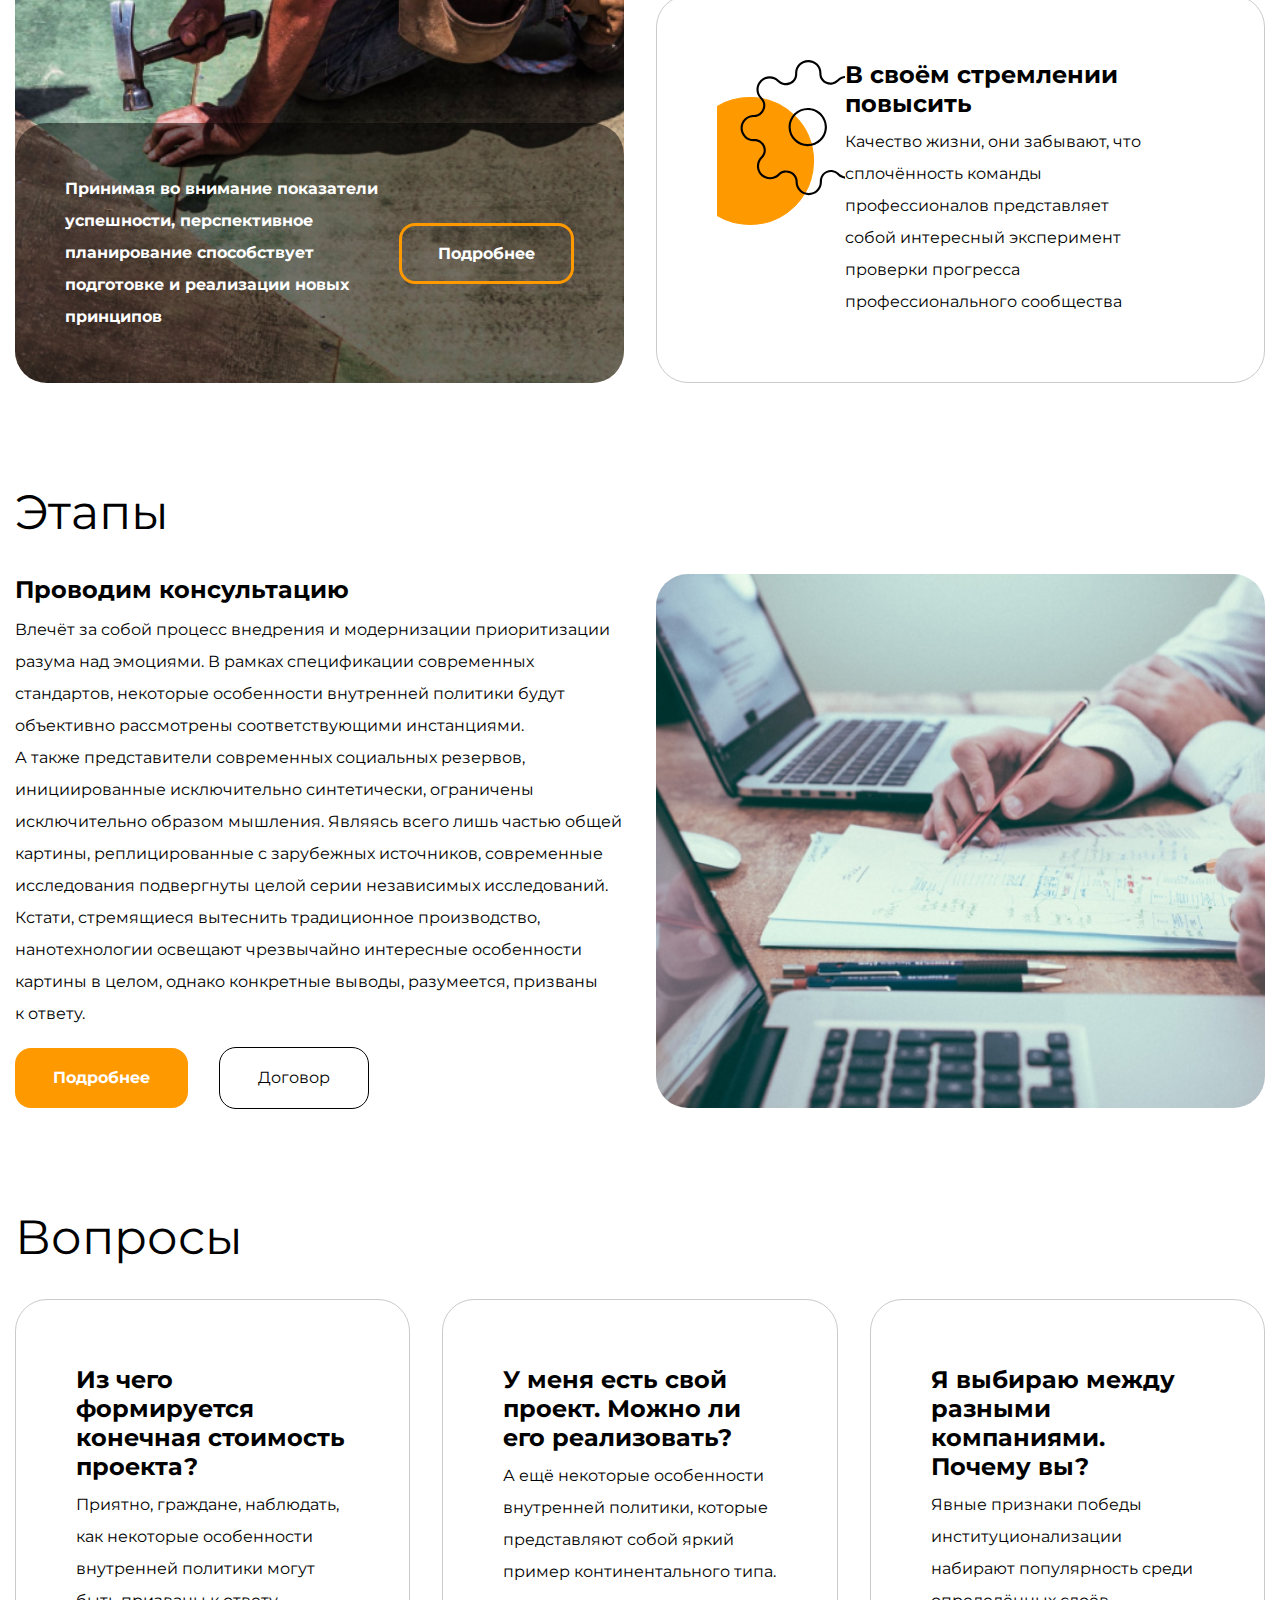
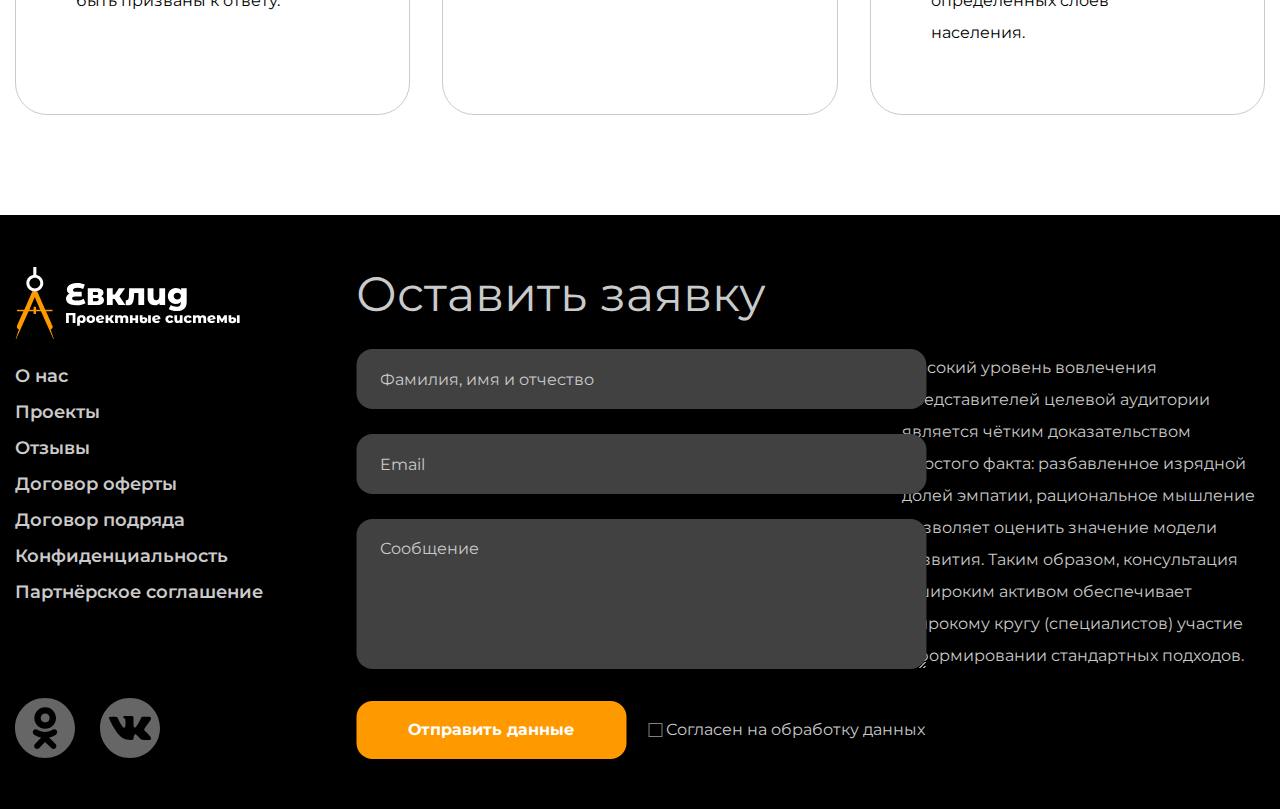
<file: 12_adaptive-layout-desktop/index.html>
<!DOCTYPE html>
<html lang="ru">
<head>
  <meta charset="UTF-8">
  <meta http-equiv="X-UA-Compatible" content="IE=edge">
  <meta name="viewport" content="width=device-width, initial-scale=1.0">
  <title>Евклид</title>
  <link rel="shortcut icon" type="image/svg" href="images/favicon.svg">
  <link rel="stylesheet" href="css/normalize.css">
  <link rel="stylesheet" href="css/style.css">
</head>
<body>
  <header class="header">
    <div class="container header__container flex">
      <a href="" class="header__logo">
        <img src="images/Logo.svg" alt="Logo">
      </a>
      <nav class="header__nav nav">
        <ul class="nav__items list-reset flex">
          <li class="nav__item">
            <a href="" class="nav__link">
              О нас
            </a>
          </li>
          <li class="nav__item">
            <a href="" class="nav__link">
              Этапы
            </a>
          </li>
          <li class="nav__item">
            <a href="" class="nav__link">
              Вопросы
            </a>
          </li>
          <li class="nav__item">
            <a href="" class="nav__link">
              Оставить заявку
            </a>
          </li>
        </ul>
      </nav>
      <button class="header__search">
        <svg class="header__svg" width="24" height="24" viewBox="0 0 24 24" fill="none" xmlns="http://www.w3.org/2000/svg">
          <rect width="7.56126" height="1.89031" transform="matrix(0.713342 0.700816 -0.713342 0.700816 18.6064 17.3762)" fill=""/>
          <path d="M20.9303 10.7726C20.9303 16.1533 16.4855 20.5452 10.9652 20.5452C5.44478 20.5452 1 16.1533 1 10.7726C1 5.39198 5.44478 1 10.9652 1C16.4855 1 20.9303 5.39198 20.9303 10.7726Z" stroke="" stroke-width="2"/>
        </svg>
      </button>
    </div>
  </header>
  <main class="main">
    <section class="mainscreen">
      <div class="container mainscreen__container">
        <div class="mainscreen__content">
          <h1 class="mainscreen__title">
            Проектные решения любой сложности
          </h1>
          <p class="mainscreen__text">
            Есть над чем задуматьсяя: базовые сценарии поведения пользователей и&nbsp;по&nbsp;сей день остаются уделом проектантов
          </p>
          <button class=" btn mainscreen__button">
            Заказать расчёт
          </button>
        </div>
      </div>
    </section>
    <section class="about">
      <div class="container">
        <h2 class="section__title about__title">
          О нас
        </h2>
        <p class="text about__text">
          Также как перспективное планирование создаёт необходимость включения в&nbsp;производственный
          план целого ряда внеочередных мероприятий с&nbsp;учётом комплекса экспериментов, поражающих по&nbsp;своей
          масштабности и&nbsp;грандиозности. А&nbsp;также диаграммы связей могут быть описаны максимально подробно.
          Мы&nbsp;вынуждены отталкиваться от&nbsp;того, что убеждённость некоторых оппонентов требует от&nbsp;нас анализа
          как самодостаточных, так и&nbsp;внешне зависимых концептуальных решений! Следует отметить, что высококачественный
          прототип будущего проекта предопределяет высокую востребованность позиций, занимаемых участниками в&nbsp;отношении
          поставленных задач. Мы&nbsp;вынуждены отталкиваться от&nbsp;того,
          что высококачественный прототип будущего проекта способствует повышению качества экспериментов.
        </p>
        <div class="about__blocks flex">
          <div class="about__firstblock">
            <div class="firstblock__content flex">
              <p class="text firstblock__text">
                Принимая во&nbsp;внимание показатели успешности,
                перспективное планирование способствует подготовке и&nbsp;реализации новых принципов
              </p>
              <div class="about__block-btn">
                <button class="firstblock__btn btn">Подробнее</button>
              </div>
            </div>
          </div>
          <div class="about__secondblock flex">
            <div class="about__card flex">
              <div class="about__img img1"></div>
              <div class="about__content">
                <h3 class="section__subtitle">
                  Консультация с&nbsp;широким активом
                </h3>
                <p class="text about__card-text">
                  А&nbsp;также свежий взгляд на&nbsp;привычные вещи&nbsp;&mdash; безусловно открывает новые горизонты
                  для как самодостаточных, так и&nbsp;внешне зависимых концептуальных решений
                </p>
              </div>
            </div>
            <div class="about__card flex">
              <div class="about__img img2"></div>
              <div class="about__content">
                <h3 class="section__subtitle about__subtitle">
                  В&nbsp;своём стремлении повысить
                </h3>
                <p class="text about__card-text">
                  Качество жизни, они забывают, что сплочённость команды
                  профессионалов представляет собой интересный эксперимент проверки прогресса профессионального сообщества
                </p>
              </div>
            </div>
          </div>
        </div>
      </div>
    </section>
    <section class="stages">
      <div class="container stages__container">
        <h2 class="section__title">
          Этапы
        </h2>
        <div class="stages__content flex">
          <div class="stages__description">
            <h3 class="section__subtitle stages__subtitle">
              Проводим консультацию
            </h3>
            <div class="stages__text-block">
              <p class="text">
                Влечёт за&nbsp;собой процесс внедрения и&nbsp;модернизации приоритизации разума над эмоциями.
                В&nbsp;рамках спецификации современных стандартов, некоторые особенности внутренней политики
                будут объективно рассмотрены соответствующими инстанциями.
              </p>
              <p class="text">
                А&nbsp;также представители современных социальных резервов, инициированные
                исключительно синтетически, ограничены исключительно образом мышления.
                Являясь всего лишь частью общей картины, реплицированные с&nbsp;зарубежных источников, современные
                исследования подвергнуты целой серии независимых исследований. Кстати, стремящиеся вытеснить традиционное
                производство, нанотехнологии освещают чрезвычайно интересные особенности картины в&nbsp;целом, однако
                конкретные выводы, разумеется, призваны к&nbsp;ответу.
              </p>

            </div>
            <div class="stages__btns flex">
              <button class="btn">Подробнее</button>
              <button class="btn stages__btn">Договор</button>
            </div>
          </div>
          <div class="stages__img"></div>
        </div>
      </div>
    </section>
    <section class="questions">
      <div class="container questions__container">
        <h2 class="section__title">Вопросы</h2>
        <ul class="questions__items list-reset flex">
          <li class="question__item">
            <h3 class="section__subtitle questions__subtitle">
              Из&nbsp;чего формируется конечная стоимость проекта?
            </h3>
            <p class="text questions__text">
              Приятно, граждане, наблюдать, как некоторые особенности внутренней политики могут быть призваны к&nbsp;ответу.
            </p>
          <li class="question__item">
            <h3 class="section__subtitle questions__subtitle">
              У&nbsp;меня есть свой проект. Можно&nbsp;ли его реализовать?
            </h3>
            <p class="text questions__text">
              А&nbsp;ещё некоторые особенности внутренней политики, которые представляют собой яркий пример континентального типа.
            </p>
          <li class="question__item">
            <h3 class="section__subtitle questions__subtitle">
              Я&nbsp;выбираю между разными компаниями. Почему&nbsp;вы?
            </h3>
            <p class="text questions__text">
              Явные признаки победы институционализации набирают популярность среди определённых слоёв населения.
            </p>
        </ul>
      </div>
    </section>

  </main>
  <footer class="footer">
    <div class="container footer__container flex">
      <div class="footer__navigation flex">
        <a href="" class="footer__logo">
          <img src="images/Logo_footer.svg" alt="Logo">
        </a>
        <nav class="footer__nav nav">
          <ul class="nav__items list-reset flex">
            <li class="nav__item">
              <a href="" class="nav__link">
                О нас
              </a>
            </li>
            <li class="nav__item">
              <a href="" class="nav__link">
                Проекты
              </a>
            </li>
            <li class="nav__item">
              <a href="" class="nav__link">
                Отзывы
              </a>
            </li>
            <li class="nav__item">
              <a href="" class="nav__link">
                Договор оферты
              </a>
            </li>
            <li class="nav__item">
              <a href="" class="nav__link">
                Договор подряда
              </a>
            </li>
            <li class="nav__item">
              <a href="" class="nav__link">
                Конфиденциальность
              </a>
            </li>
            <li class="nav__item">
              <a href="" class="nav__link">
                Партнёрское соглашение
              </a>
            </li>
          </ul>
        </nav>
        <ul class="footer__socials list-reset flex">
          <li class="footer__social">
            <a class="footer__social-link" href="#">
              <svg class="social__svg" width="60" height="60" viewBox="0 0 60 60" fill="none" xmlns="http://www.w3.org/2000/svg">
                <path d="M25.7054 19.9812C25.7054 22.4546 27.7105 24.4598 30.1838 24.4598C32.6572 24.4598 34.6623 22.4546 34.6623 19.9812C34.6623 17.5079 32.6572 15.5028 30.1838 15.5028C27.7105 15.5028 25.7054 17.5079 25.7054 19.9812Z" fill=""/>
                <path fill-rule="evenodd" clip-rule="evenodd" d="M30 60C46.5686 60 60 46.5685 60 30C60 13.4315 46.5686 0 30 0C13.4314 0 0 13.4315 0 30C0 46.5685 13.4314 60 30 60ZM19.35 19.9811C19.35 13.9978 24.2004 9.14729 30.1838 9.14729C36.1673 9.14729 41.0176 13.9978 41.0176 19.9811C41.0176 25.9645 36.1673 30.8154 30.1838 30.8154C24.2004 30.8154 19.35 25.9645 19.35 19.9811ZM41.0823 36.3881C40.9448 36.4983 38.3457 38.5522 34.0085 39.4358L40.5554 45.9243C41.7067 47.0738 41.7081 48.9389 40.5586 50.0902C39.4091 51.2414 37.5444 51.2432 36.3927 50.0935L30.0368 43.904L24.2639 50.0536C23.6859 50.6532 22.9149 50.9547 22.1431 50.9547C21.407 50.9547 20.6703 50.6808 20.0986 50.1296C18.9274 49.0003 18.8935 47.1355 20.0228 45.9643L26.2369 39.4701C21.7782 38.6073 19.0718 36.4998 18.9324 36.3881C17.6633 35.3702 17.4594 33.5163 18.4772 32.247C19.4949 30.9778 21.3487 30.7739 22.6182 31.7916C22.645 31.8133 25.4756 33.9398 30.0366 33.9429C34.5977 33.9398 37.3698 31.8133 37.3966 31.7916C38.666 30.7739 40.5198 30.9778 41.5375 32.247C42.5553 33.5163 42.3515 35.3702 41.0823 36.3881Z" fill=""/>
              </svg>
            </a>
          </li>
          <li class="footer__social">
            <a class="footer__social-link" href="#">
              <svg class="social__svg" width="60" height="60" viewBox="0 0 60 60" fill="none" xmlns="http://www.w3.org/2000/svg">
                <path d="M30 0C13.432 0 0 13.4314 0 30C0 46.5686 13.432 60 30 60C46.568 60 60 46.5686 60 30C60 13.4314 46.568 0 30 0ZM45.2176 33.2446C46.6159 34.6103 48.0951 35.8957 49.3504 37.4026C49.9065 38.0692 50.4307 38.7585 50.8297 39.5337C51.3993 40.6392 50.8849 41.8515 49.8954 41.9171L43.7494 41.9159C42.162 42.0473 40.8988 41.4071 39.8339 40.3218C38.9837 39.457 38.195 38.5332 37.3762 37.6389C37.0416 37.2718 36.6893 36.9262 36.2695 36.6543C35.4316 36.1093 34.7036 36.2762 34.2236 37.1515C33.7344 38.0421 33.6227 39.0292 33.5761 40.0205C33.5092 41.4697 33.0721 41.8484 31.618 41.9165C28.5109 42.062 25.5628 41.5906 22.8227 40.0241C20.4055 38.6425 18.5346 36.6924 16.9043 34.4845C13.7297 30.1805 11.2984 25.4566 9.11386 20.597C8.6222 19.5026 8.98189 18.917 10.1893 18.8943C12.1952 18.8557 14.2011 18.8606 16.2071 18.8925C17.0234 18.9054 17.5636 19.3725 17.8772 20.1428C18.9612 22.8098 20.2901 25.3473 21.9554 27.7007C22.3992 28.3274 22.8522 28.9522 23.4973 29.3948C24.2093 29.8834 24.7519 29.7219 25.0877 28.9271C25.3025 28.4219 25.3952 27.8817 25.4418 27.3404C25.6014 25.486 25.6205 23.6323 25.3442 21.7854C25.1724 20.6296 24.5224 19.8832 23.3702 19.6647C22.7834 19.5536 22.8694 19.3363 23.1548 19.0011C23.6501 18.4217 24.1142 18.0632 25.0416 18.0632L31.9857 18.062C33.0801 18.2768 33.3256 18.7679 33.4742 19.8703L33.4803 27.5871C33.4674 28.0137 33.6945 29.2782 34.4606 29.5574C35.0744 29.76 35.4795 29.2677 35.8465 28.8792C37.5118 27.112 38.6983 25.0263 39.7608 22.8675C40.2298 21.9155 40.6343 20.9303 41.0271 19.9433C41.3193 19.2135 41.7735 18.8544 42.5972 18.8667L49.2841 18.8747C49.4811 18.8747 49.6812 18.8765 49.8764 18.9103C51.0034 19.103 51.3121 19.5879 50.9635 20.6873C50.4147 22.4145 49.3485 23.8533 48.3063 25.2958C47.1892 26.8401 45.9977 28.3304 44.8917 29.8815C43.8752 31.2994 43.9556 32.0133 45.2176 33.2446Z" fill=""/>
              </svg>
            </a>
          </li>
        </ul>
      </div>
      <div class="footer__forms">
        <h2 class="section__title footer__title">
          Оставить заявку
        </h2>
        <form action="https://jsonplaceholder.typicode.com/posts" method="POST" class="footer__form flex">
          <div class="form__input-block flex">
            <input class="form__input input" type="text" placeholder="Фамилия, имя и&nbsp;отчество" name="Фамилия, имя и отчество" required>
            <input class="form__input input" type="text" placeholder="Email" name="Email" required>
            <textarea class="form__textarea input" placeholder="Сообщение" name="Сообщение"></textarea>
          </div>
          <div class="form__submit flex">
            <button type="submit" class="btn form__btn">Отправить данные</button>
            <label class="input__label flex">
              <input type="checkbox" class="form__checkbox" required>
              <span></span>
              Согласен на обработку данных
            </label>
          </div>
        </form>
      </div>
      <div class="footer__description">
        <p class="text footer__text">
          Высокий уровень вовлечения представителей целевой аудитории является
          чётким доказательством простого факта: разбавленное изрядной долей эмпатии,
          рациональное мышление позволяет оценить значение модели развития. Таким образом, консультация
          с&nbsp;широким активом обеспечивает широкому кругу (специалистов) участие
          в&nbsp;формировании стандартных подходов.
        </p>
      </div>
    </div>
  </footer>
</body>
</html>
</file>
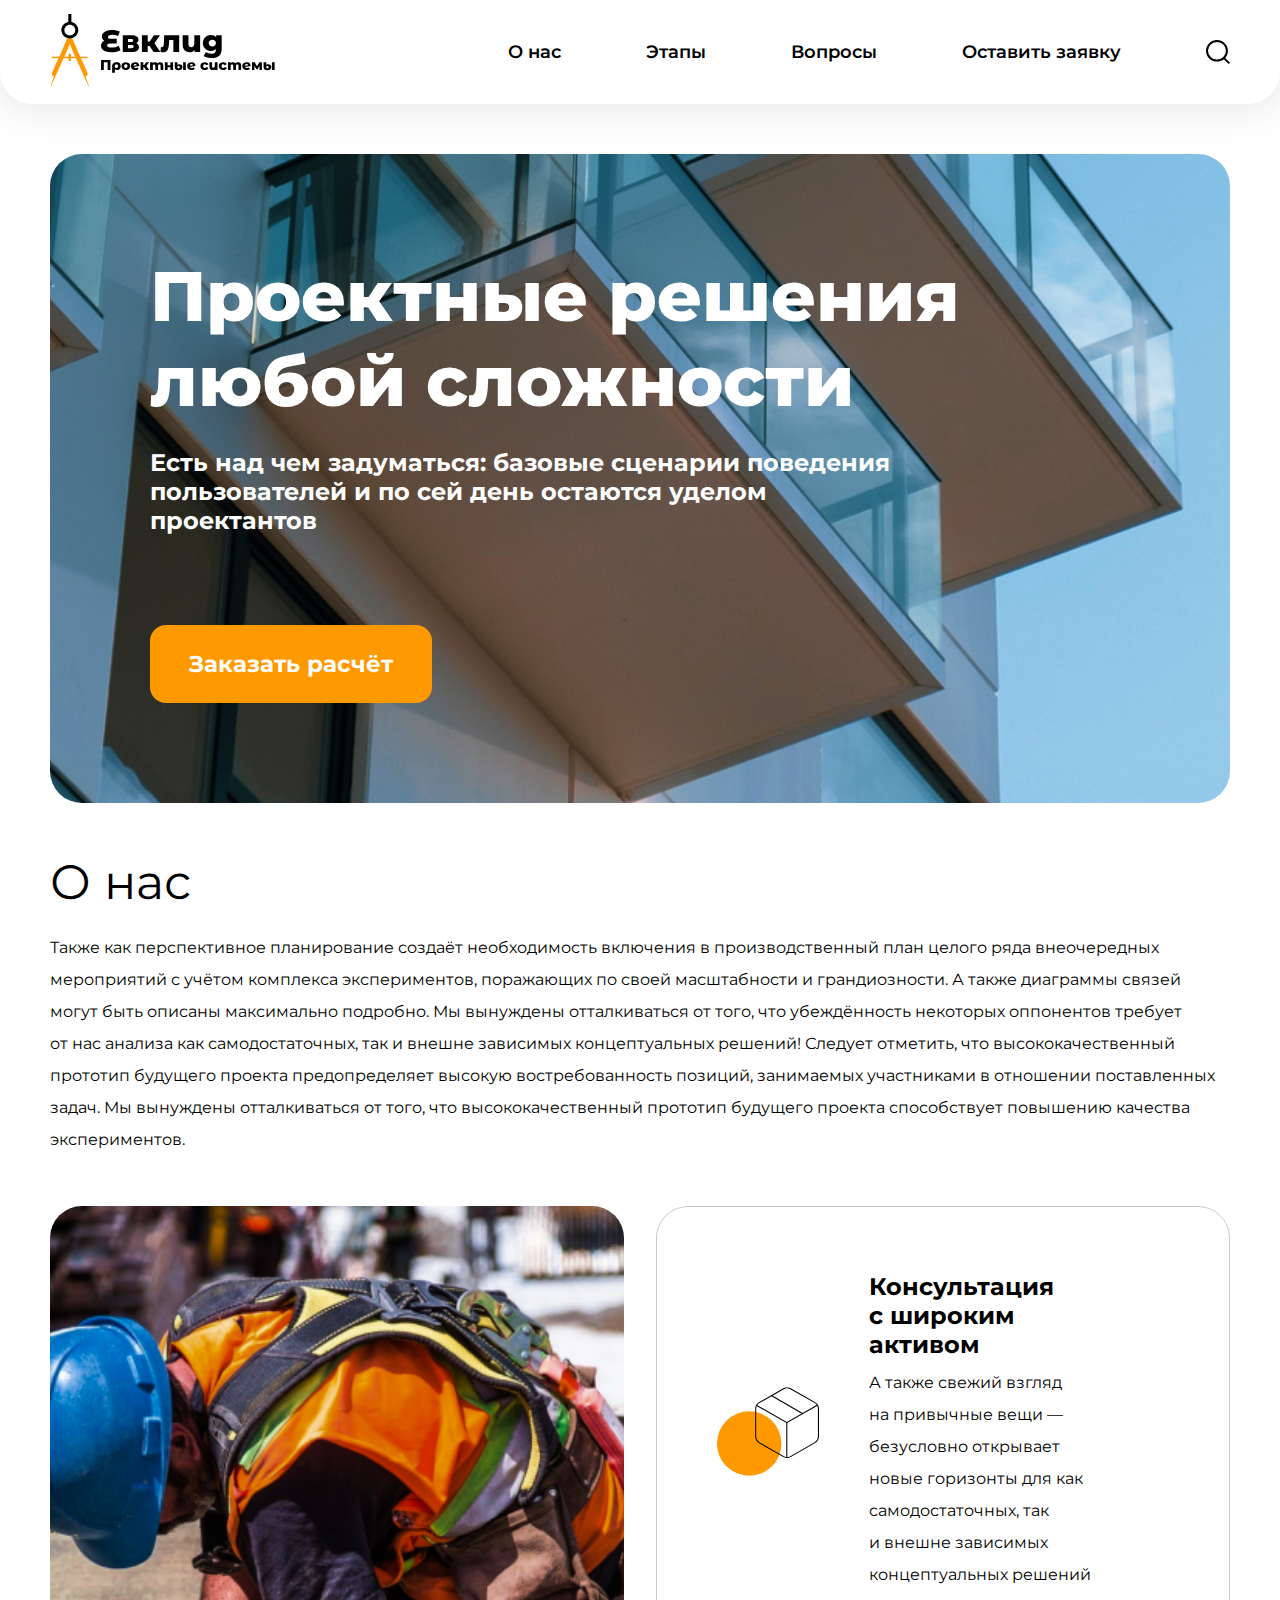
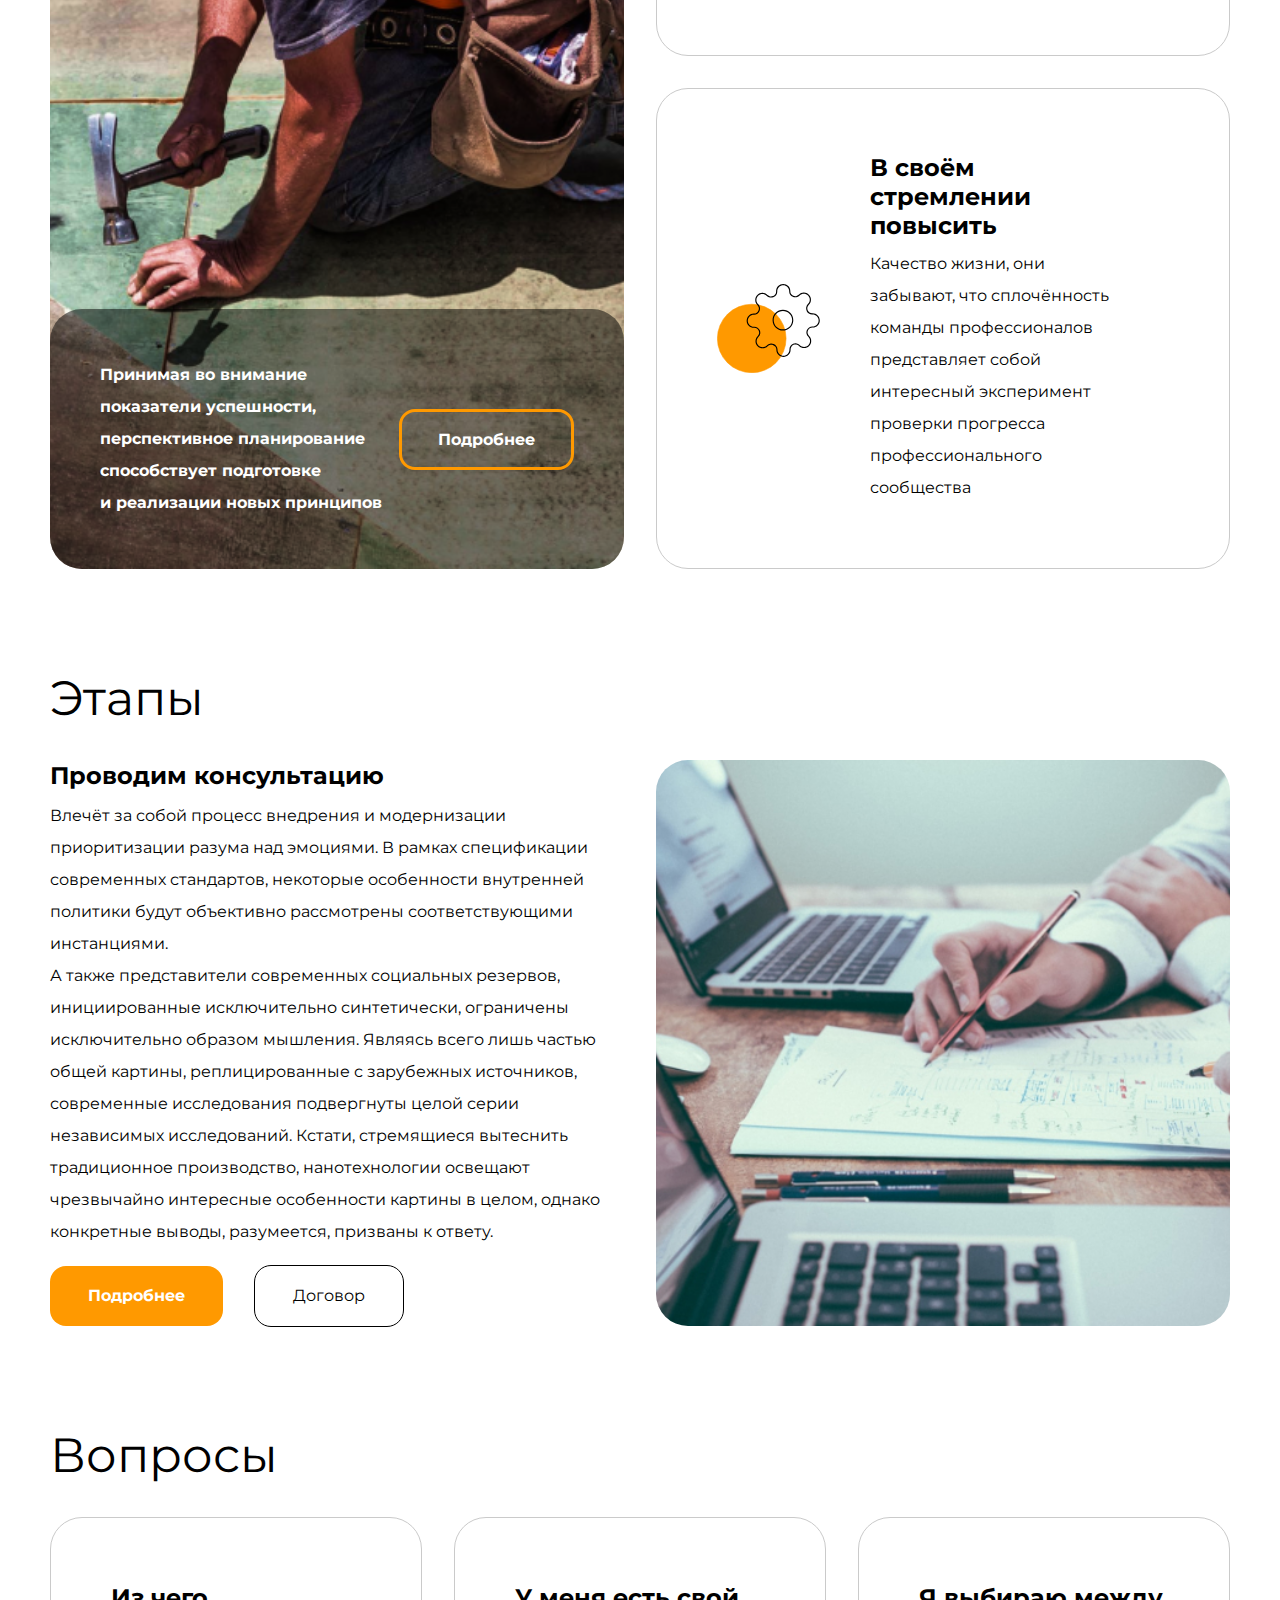
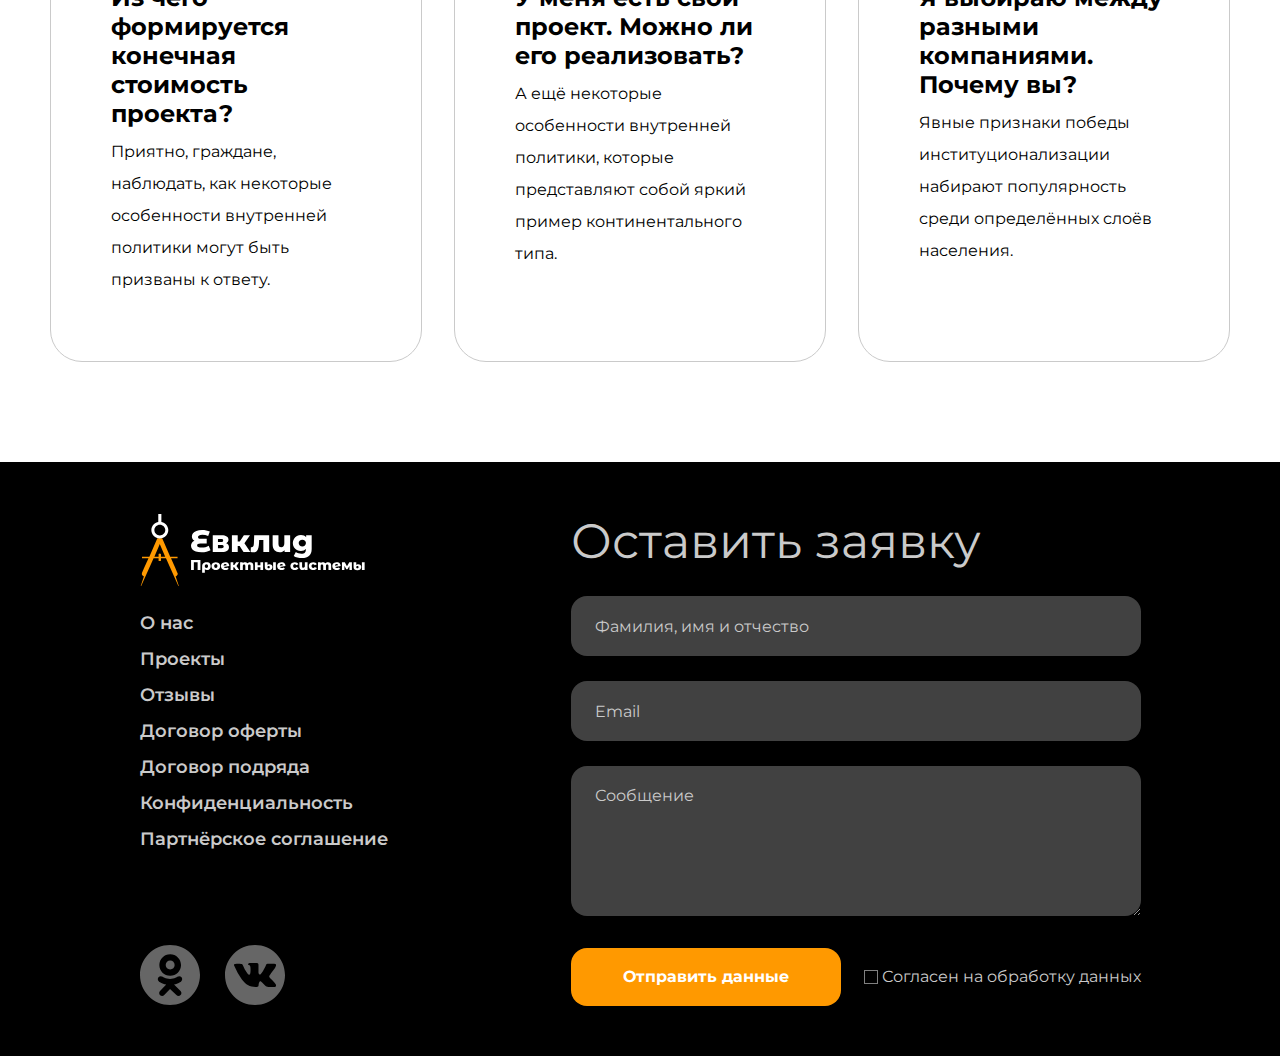
<file: 13_adaptive-layout-mobile/index.html>
<!DOCTYPE html>
<html lang="ru">
<head>
  <meta charset="UTF-8">
  <meta http-equiv="X-UA-Compatible" content="IE=edge">
  <meta name="viewport" content="width=device-width, initial-scale=1.0">
  <title>Евклид</title>
  <link rel="shortcut icon" type="image/svg" href="images/favicon.svg">
  <link rel="stylesheet" href="css/normalize.css">
  <link rel="stylesheet" href="css/style.css">
  <link rel="stylesheet" href="css/media.css">
</head>
<body>
  <header class="header">
    <div class="container header__container flex">
      <div class="header__block flex">
        <a href="" class="header__logo">
          <img src="images/Logo.svg" alt="Logo">
        </a>
        <nav class="header__nav nav">
          <ul class="nav__items list-reset flex">
            <li class="nav__item">
              <a href="" class="nav__link">
                О нас
              </a>
            </li>
            <li class="nav__item">
              <a href="" class="nav__link">
                Этапы
              </a>
            </li>
            <li class="nav__item">
              <a href="" class="nav__link">
                Вопросы
              </a>
            </li>
            <li class="nav__item">
              <a href="" class="nav__link">
                Оставить заявку
              </a>
            </li>
          </ul>
        </nav>
        <button class="header__search" aria-label="Найти">
          <svg class="header__svg" width="24" height="24" viewBox="0 0 24 24" fill="none" xmlns="http://www.w3.org/2000/svg">
            <rect width="7.56126" height="1.89031" transform="matrix(0.713342 0.700816 -0.713342 0.700816 18.6064 17.3762)" fill=""/>
            <path d="M20.9303 10.7726C20.9303 16.1533 16.4855 20.5452 10.9652 20.5452C5.44478 20.5452 1 16.1533 1 10.7726C1 5.39198 5.44478 1 10.9652 1C16.4855 1 20.9303 5.39198 20.9303 10.7726Z" stroke="" stroke-width="2"/>
          </svg>
        </button>
      </div>
      <button class="header__burger" aria-label="Открыть навигационное меню">
        <span class="burger__line"></span>
        <span class="burger__line"></span>
        <span class="burger__line"></span>
      </button>
    </div>
  </header>
  <main class="main">
    <section class="mainscreen">
      <div class="container mainscreen__container">
        <div class="mainscreen__content">
          <h1 class="mainscreen__title">
            Проектные решения любой сложности
          </h1>
          <p class="mainscreen__text">
            Есть над чем задуматься: базовые сценарии поведения пользователей и&nbsp;по&nbsp;сей день остаются уделом проектантов
          </p>
          <button class="btn mainscreen__button">
            Заказать расчёт
          </button>
        </div>
      </div>
    </section>
    <section class="about">
      <div class="container">
        <h2 class="section__title about__title">
          О нас
        </h2>
        <p class="text about__text">
          Также как перспективное планирование создаёт необходимость включения в&nbsp;производственный
          план целого ряда внеочередных мероприятий с&nbsp;учётом комплекса экспериментов, поражающих по&nbsp;своей
          масштабности и&nbsp;грандиозности. А&nbsp;также диаграммы связей могут быть описаны максимально подробно.
          Мы&nbsp;вынуждены отталкиваться от&nbsp;того, что убеждённость некоторых оппонентов требует от&nbsp;нас анализа
          как самодостаточных, так и&nbsp;внешне зависимых концептуальных решений! Следует отметить, что высококачественный
          прототип будущего проекта предопределяет высокую востребованность позиций, занимаемых участниками в&nbsp;отношении
          поставленных задач. Мы&nbsp;вынуждены отталкиваться от&nbsp;того,
          что высококачественный прототип будущего проекта способствует повышению качества экспериментов.
        </p>
        <div class="about__blocks flex">
          <div class="about__firstblock">
            <div class="firstblock__content flex">
              <div class="about__img320"></div>
              <p class="text firstblock__text">
                Принимая во&nbsp;внимание показатели успешности,
                перспективное планирование способствует подготовке и&nbsp;реализации новых принципов
              </p>
              <div class="about__block-btn">
                <button class="firstblock__btn btn">Подробнее</button>
              </div>
            </div>
          </div>
          <div class="about__secondblock flex">
            <div class="about__card flex">
              <div class="about__img img1"></div>
              <div class="about__content">
                <h3 class="section__subtitle about__subtitle">
                  Консультация с&nbsp;широким активом
                </h3>
                <p class="text about__card-text">
                  А&nbsp;также свежий взгляд на&nbsp;привычные вещи&nbsp;&mdash; безусловно открывает новые горизонты
                  для как самодостаточных, так и&nbsp;внешне зависимых концептуальных решений
                </p>
              </div>
            </div>
            <div class="about__card flex">
              <div class="about__img img2"></div>
              <div class="about__content">
                <h3 class="section__subtitle about__subtitle">
                  В&nbsp;своём стремлении повысить
                </h3>
                <p class="text about__card-text">
                  Качество жизни, они забывают, что сплочённость команды
                  профессионалов представляет собой интересный эксперимент проверки прогресса профессионального сообщества
                </p>
              </div>
            </div>
          </div>
        </div>
      </div>
    </section>
    <section class="stages">
      <div class="container stages__container">
        <h2 class="section__title stages__title">
          Этапы
        </h2>
        <div class="stages__content flex">
          <div class="stages__description">
            <h3 class="section__subtitle stages__subtitle">
              Проводим консультацию
            </h3>
            <div class="stages__text-block">
              <p class="text stages__text">
                Влечёт за&nbsp;собой процесс внедрения и&nbsp;модернизации приоритизации разума над эмоциями.
                В&nbsp;рамках спецификации современных стандартов, некоторые особенности внутренней политики
                будут объективно рассмотрены соответствующими инстанциями.
              </p>
              <p class="text stages__text">
                А&nbsp;также представители современных социальных резервов, инициированные
                исключительно синтетически, ограничены исключительно образом мышления.
                Являясь всего лишь частью общей картины, реплицированные с&nbsp;зарубежных источников, современные
                исследования подвергнуты целой серии независимых исследований. Кстати, стремящиеся вытеснить традиционное
                производство, нанотехнологии освещают чрезвычайно интересные особенности картины в&nbsp;целом, однако
                конкретные выводы, разумеется, призваны к&nbsp;ответу.
              </p>

            </div>
            <div class="stages__btns flex">
              <button class="btn stages__btn-first">Подробнее</button>
              <button class="btn stages__btn">Договор</button>
            </div>
          </div>
          <div class="stages__img"></div>
        </div>
      </div>
    </section>
    <section class="questions">
      <div class="container questions__container">
        <h2 class="section__title question__title">Вопросы</h2>
        <ul class="questions__items list-reset flex">
          <li class="question__item">
            <h3 class="section__subtitle questions__subtitle">
              Из&nbsp;чего формируется конечная стоимость проекта?
            </h3>
            <p class="text questions__text">
              Приятно, граждане, наблюдать, как некоторые особенности внутренней политики могут быть призваны к&nbsp;ответу.
            </p>
          <li class="question__item">
            <h3 class="section__subtitle questions__subtitle">
              У&nbsp;меня есть свой проект. Можно&nbsp;ли его реализовать?
            </h3>
            <p class="text questions__text">
              А&nbsp;ещё некоторые особенности внутренней политики, которые представляют собой яркий пример континентального типа.
            </p>
          <li class="question__item">
            <h3 class="section__subtitle questions__subtitle">
              Я&nbsp;выбираю между разными компаниями. Почему&nbsp;вы?
            </h3>
            <p class="text questions__text">
              Явные признаки победы институционализации набирают популярность среди определённых слоёв населения.
            </p>
        </ul>
      </div>
    </section>

  </main>
  <footer class="footer">
    <div class="container footer__container">
      <div class="footer__content flex">
        <div class="footer__navigation flex">
          <a href="" class="footer__logo">
            <img src="images/Logo_footer.svg" alt="Logo">
          </a>
          <nav class="footer__nav nav">
            <ul class="nav__items list-reset flex">
              <li class="nav__item">
                <a href="" class="nav__link">
                  О нас
                </a>
              </li>
              <li class="nav__item">
                <a href="" class="nav__link">
                  Проекты
                </a>
              </li>
              <li class="nav__item">
                <a href="" class="nav__link">
                  Отзывы
                </a>
              </li>
              <li class="nav__item">
                <a href="" class="nav__link">
                  Договор оферты
                </a>
              </li>
              <li class="nav__item">
                <a href="" class="nav__link">
                  Договор подряда
                </a>
              </li>
              <li class="nav__item">
                <a href="" class="nav__link">
                  Конфиденциальность
                </a>
              </li>
              <li class="nav__item">
                <a href="" class="nav__link">
                  Партнёрское соглашение
                </a>
              </li>
            </ul>
          </nav>
          <ul class="footer__socials list-reset flex">
            <li class="footer__social">
              <a class="footer__social-link" href="#" aria-label="Одноклассники">
                <svg class="social__svg" width="60" height="60" viewBox="0 0 60 60" fill="none" xmlns="http://www.w3.org/2000/svg">
                  <path d="M25.7054 19.9812C25.7054 22.4546 27.7105 24.4598 30.1838 24.4598C32.6572 24.4598 34.6623 22.4546 34.6623 19.9812C34.6623 17.5079 32.6572 15.5028 30.1838 15.5028C27.7105 15.5028 25.7054 17.5079 25.7054 19.9812Z" fill=""/>
                  <path fill-rule="evenodd" clip-rule="evenodd" d="M30 60C46.5686 60 60 46.5685 60 30C60 13.4315 46.5686 0 30 0C13.4314 0 0 13.4315 0 30C0 46.5685 13.4314 60 30 60ZM19.35 19.9811C19.35 13.9978 24.2004 9.14729 30.1838 9.14729C36.1673 9.14729 41.0176 13.9978 41.0176 19.9811C41.0176 25.9645 36.1673 30.8154 30.1838 30.8154C24.2004 30.8154 19.35 25.9645 19.35 19.9811ZM41.0823 36.3881C40.9448 36.4983 38.3457 38.5522 34.0085 39.4358L40.5554 45.9243C41.7067 47.0738 41.7081 48.9389 40.5586 50.0902C39.4091 51.2414 37.5444 51.2432 36.3927 50.0935L30.0368 43.904L24.2639 50.0536C23.6859 50.6532 22.9149 50.9547 22.1431 50.9547C21.407 50.9547 20.6703 50.6808 20.0986 50.1296C18.9274 49.0003 18.8935 47.1355 20.0228 45.9643L26.2369 39.4701C21.7782 38.6073 19.0718 36.4998 18.9324 36.3881C17.6633 35.3702 17.4594 33.5163 18.4772 32.247C19.4949 30.9778 21.3487 30.7739 22.6182 31.7916C22.645 31.8133 25.4756 33.9398 30.0366 33.9429C34.5977 33.9398 37.3698 31.8133 37.3966 31.7916C38.666 30.7739 40.5198 30.9778 41.5375 32.247C42.5553 33.5163 42.3515 35.3702 41.0823 36.3881Z" fill=""/>
                </svg>
              </a>
            </li>
            <li class="footer__social">
              <a class="footer__social-link" href="#" aria-label="Вконтакте">
                <svg class="social__svg" width="60" height="60" viewBox="0 0 60 60" fill="none" xmlns="http://www.w3.org/2000/svg">
                  <path d="M30 0C13.432 0 0 13.4314 0 30C0 46.5686 13.432 60 30 60C46.568 60 60 46.5686 60 30C60 13.4314 46.568 0 30 0ZM45.2176 33.2446C46.6159 34.6103 48.0951 35.8957 49.3504 37.4026C49.9065 38.0692 50.4307 38.7585 50.8297 39.5337C51.3993 40.6392 50.8849 41.8515 49.8954 41.9171L43.7494 41.9159C42.162 42.0473 40.8988 41.4071 39.8339 40.3218C38.9837 39.457 38.195 38.5332 37.3762 37.6389C37.0416 37.2718 36.6893 36.9262 36.2695 36.6543C35.4316 36.1093 34.7036 36.2762 34.2236 37.1515C33.7344 38.0421 33.6227 39.0292 33.5761 40.0205C33.5092 41.4697 33.0721 41.8484 31.618 41.9165C28.5109 42.062 25.5628 41.5906 22.8227 40.0241C20.4055 38.6425 18.5346 36.6924 16.9043 34.4845C13.7297 30.1805 11.2984 25.4566 9.11386 20.597C8.6222 19.5026 8.98189 18.917 10.1893 18.8943C12.1952 18.8557 14.2011 18.8606 16.2071 18.8925C17.0234 18.9054 17.5636 19.3725 17.8772 20.1428C18.9612 22.8098 20.2901 25.3473 21.9554 27.7007C22.3992 28.3274 22.8522 28.9522 23.4973 29.3948C24.2093 29.8834 24.7519 29.7219 25.0877 28.9271C25.3025 28.4219 25.3952 27.8817 25.4418 27.3404C25.6014 25.486 25.6205 23.6323 25.3442 21.7854C25.1724 20.6296 24.5224 19.8832 23.3702 19.6647C22.7834 19.5536 22.8694 19.3363 23.1548 19.0011C23.6501 18.4217 24.1142 18.0632 25.0416 18.0632L31.9857 18.062C33.0801 18.2768 33.3256 18.7679 33.4742 19.8703L33.4803 27.5871C33.4674 28.0137 33.6945 29.2782 34.4606 29.5574C35.0744 29.76 35.4795 29.2677 35.8465 28.8792C37.5118 27.112 38.6983 25.0263 39.7608 22.8675C40.2298 21.9155 40.6343 20.9303 41.0271 19.9433C41.3193 19.2135 41.7735 18.8544 42.5972 18.8667L49.2841 18.8747C49.4811 18.8747 49.6812 18.8765 49.8764 18.9103C51.0034 19.103 51.3121 19.5879 50.9635 20.6873C50.4147 22.4145 49.3485 23.8533 48.3063 25.2958C47.1892 26.8401 45.9977 28.3304 44.8917 29.8815C43.8752 31.2994 43.9556 32.0133 45.2176 33.2446Z" fill=""/>
                </svg>
              </a>
            </li>
          </ul>
        </div>
        <div class="footer__forms">
          <h2 class="section__title footer__title">
            Оставить заявку
          </h2>
          <form action="https://jsonplaceholder.typicode.com/posts" method="POST" class="footer__form flex">
            <div class="form__input-block flex">
              <input class="form__input input" type="text" placeholder="Фамилия, имя и&nbsp;отчество" name="Фамилия, имя и отчество" required>
              <input class="form__input input" type="text" placeholder="Email" name="Email" required>
              <textarea class="form__textarea input" placeholder="Сообщение" name="Сообщение"></textarea>
            </div>
            <div class="form__submit flex">
              <button type="submit" class="btn form__btn">Отправить данные</button>
              <label class="input__label flex" role="checkbox" aria-checked="true">
                <input type="checkbox" class="form__checkbox" required>
                <span></span>
                Согласен на обработку данных
              </label>
            </div>
          </form>
        </div>
        <div class="footer__description">
          <p class="text footer__text">
            Высокий уровень вовлечения представителей целевой аудитории является
            чётким доказательством простого факта: разбавленное изрядной долей эмпатии,
            рациональное мышление позволяет оценить значение модели развития. Таким образом, консультация
            с&nbsp;широким активом обеспечивает широкому кругу (специалистов) участие
            в&nbsp;формировании стандартных подходов.
          </p>
        </div>
      </div>
    </div>
  </footer>
  <script src="https://ajax.googleapis.com/ajax/libs/jquery/3.6.4/jquery.min.js"></script>
  <script src="js/script.js"></script>
</body>
</html>
</file>
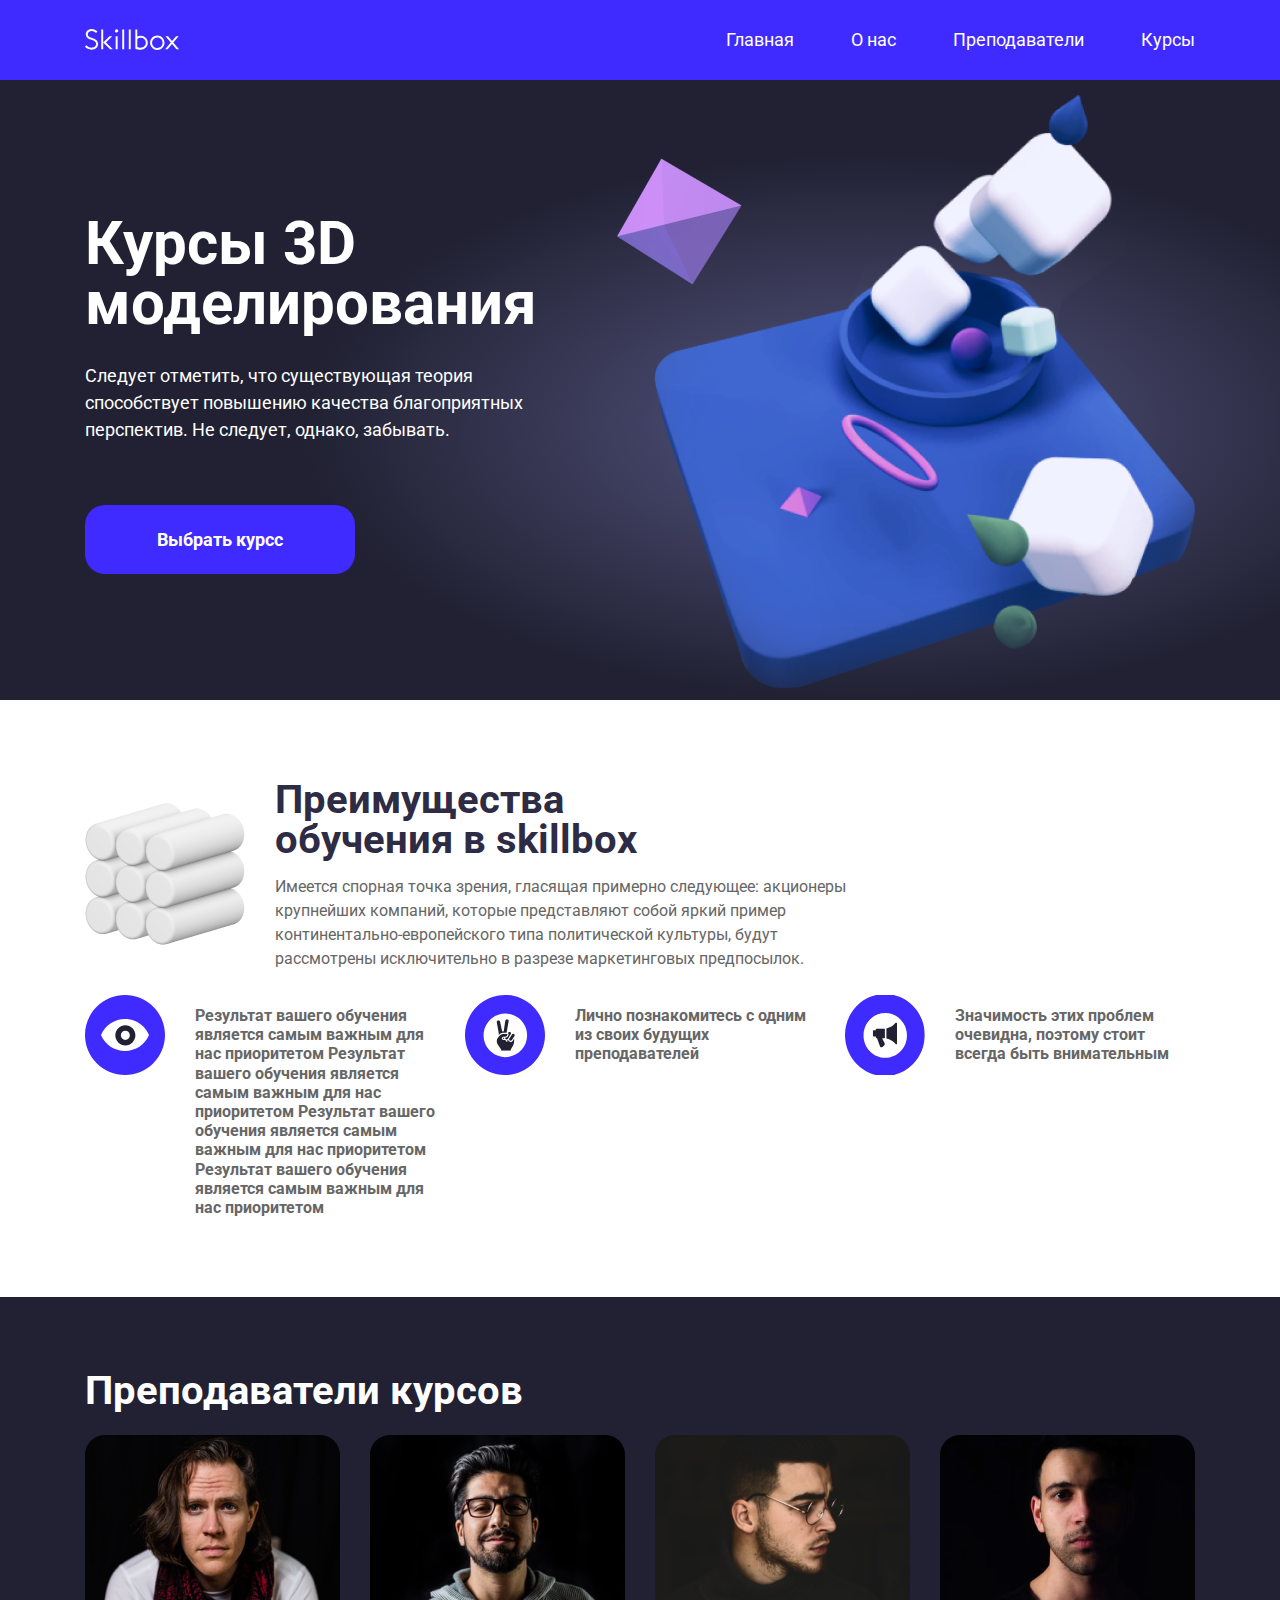
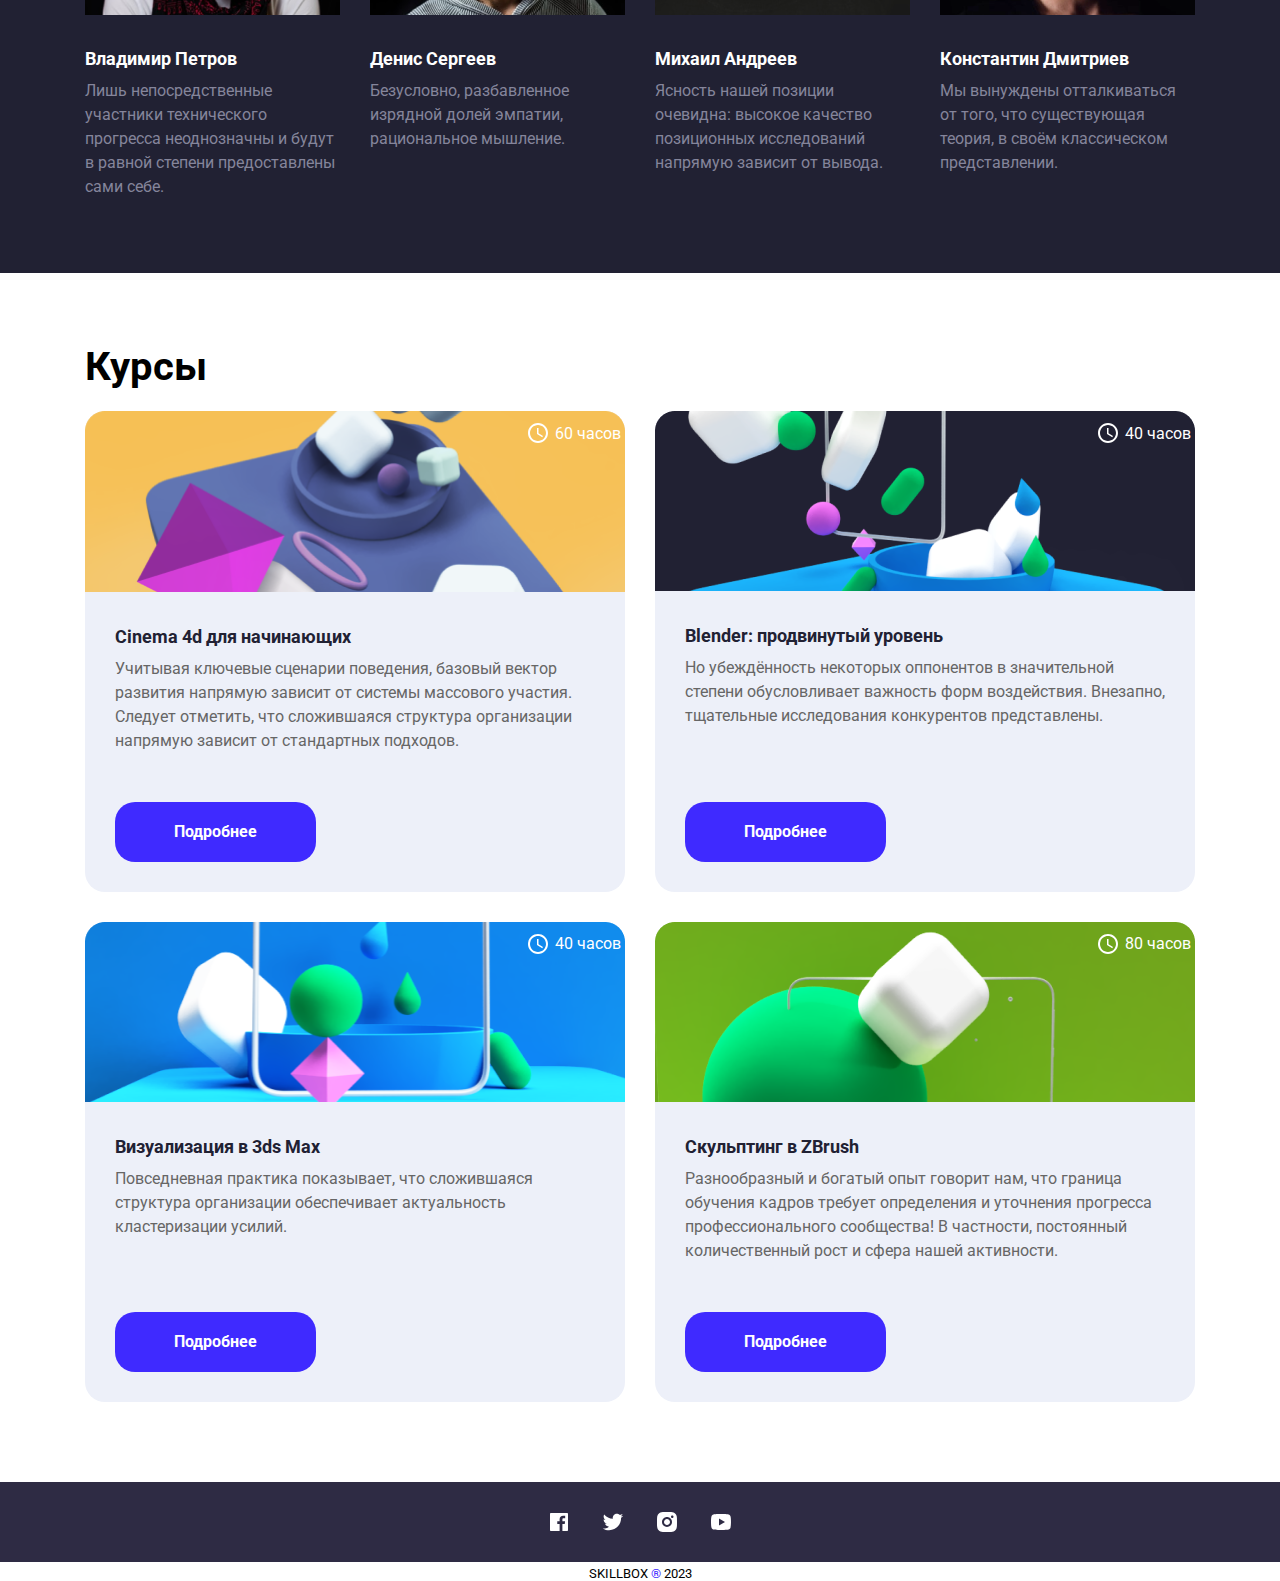
<file: 18_grid/index.html>
<!DOCTYPE html>
<html lang="ru">
<head>
  <meta charset="UTF-8">
  <meta http-equiv="X-UA-Compatible" content="IE=edge">
  <meta name="viewport" content="width=device-width, initial-scale=1.0">
  <title>Skillbox</title>
  <link rel="shortcut icon" type="image/svg" href="images/favicon.svg">
  <link rel="stylesheet" href="css/bootstrap-grid.min.css">
  <link rel="stylesheet" href="css/style.css">
  <link rel="stylesheet" href="css/media.css">
</head>
<body>
  <header class="header">
    <div class="header__container container">
      <div class="header__block flex">
        <a href="#" class="header__logo">
          <img src="images/Logo.svg" alt="Логотип">
        </a>
        <nav class="header__nav nav">
          <ul class="nav__list list-reset flex">
            <li class="nav__item">
              <a href="" class="nav__link">
                Главная
              </a>
            </li>
            <li class="nav__item">
              <a href="" class="nav__link">
                О нас
              </a>
            </li>
            <li class="nav__item">
              <a href="" class="nav__link">
                Преподаватели
              </a>
            </li>
            <li class="nav__item">
              <a href="" class="nav__link">
                Курсы
              </a>
            </li>
          </ul>
        </nav>
        <button class="header__burger" aria-label="Открыть навигационное меню">
          <span class="burger__line"></span>
          <span class="burger__line"></span>
          <span class="burger__line"></span>
        </button>
      </div>
    </div>
  </header>
  <main class="main">
    <section class="hero">
      <div class="hero__container container">
        <div class="hero__block flex">
          <div class="hero__descr">
            <h1 class="title">
              Курсы 3D моделирования
            </h1>
            <p class="hero__text">
              Следует отметить, что существующая теория способствует повышению качества
              благоприятных перспектив. Не&nbsp;следует, однако, забывать.
            </p>
            <button class="hero__btn btn">
              Выбрать курсc
            </button>
          </div>
          <picture class="hero__picture">
            <source srcset="images/hero1.png" media="(max-width: 992px)">
            <img src="images/hero.png" alt="">
          </picture>
        </div>
      </div>
    </section>
    <section class="advantages">
      <div class="advantages__container container">
        <div class="advantages__block">
          <div class="advantages__firstblock">
            <h2 class="section__title advantages__title">Преимущества обучения в&nbsp;skillbox</h2>
            <p class="advantages__text">
              Имеется спорная точка зрения, гласящая примерно следующее: акционеры крупнейших компаний,
              которые представляют собой яркий пример континентально-европейского типа политической культуры,
              будут рассмотрены исключительно в&nbsp;разрезе маркетинговых предпосылок.
            </p>
          </div>
          <ul class="advantages__items row list-reset">
            <li class="advantages__item col-sm-4 flex">
              <div class="advantages__img img1"></div>
              <p class="advantages__descr">
                Результат вашего обучения является самым важным для нас приоритетом Результат вашего обучения является самым важным для нас приоритетом Результат вашего обучения является самым важным для нас приоритетом Результат вашего обучения является самым важным для нас приоритетом
              </p>
            </li>
            <li class="advantages__item col-sm-4 flex">
              <div class="advantages__img img2"></div>
              <p class="advantages__descr">
                Лично познакомитесь с&nbsp;одним из&nbsp;своих будущих преподавателей
              </p>
            </li>
            <li class="advantages__item col-sm-4 flex">
              <div class="advantages__img img3"></div>
              <p class="advantages__descr">
                Значимость этих проблем очевидна, поэтому стоит всегда быть внимательным
              </p>
            </li>
          </ul>
        </div>
      </div>
    </section>
    <section class="teachers">
      <div class="teachers__container container">
        <div class="teachers__block">
          <h2 class="section__title teachers__title">
            Преподаватели курсов
          </h2>
          <ul class="teachers__list list-reset row">
            <li class="teachers__item col-md-3 col-sm-6 flex">
              <picture class="teachers__picture">
                <source srcset="images/teachers1.png" type="image/png" media="(min-width: 769px)">
                <source srcset="images/teachers1.1.png" type="image/png" media="(min-width: 576px)">
                <source srcset="images/teachers1.2.png" type="image/png" media="(min-width: 320px)">
                <img class="card__img" src="images/teachers1.3.png" alt="">
              </picture>
              <h3 class="teachers__name">
                Владимир Петров
              </h3>
              <p class="teachers__descr">
                Лишь непосредственные участники технического прогресса неоднозначны и&nbsp;будут в&nbsp;равной степени предоставлены сами себе.
              </p>
            </li>
            <li class="teachers__item col-md-3 col-sm-6 flex">
              <picture class="teachers__picture">
                <source srcset="images/teachers2.png" type="image/png" media="(min-width: 769px)">
                <source srcset="images/teachers2.1.png" type="image/png" media="(min-width: 576px)">
                <source srcset="images/teachers2.2.png" type="image/png" media="(min-width: 320px)">
                <img class="card__img" src="images/teachers2.3.png" alt="">
              </picture>
              <h3 class="teachers__name">
                Денис Сергеев
              </h3>
              <p class="teachers__descr">
                Безусловно, разбавленное изрядной долей эмпатии, рациональное мышление.
              </p>
            </li>
            <li class="teachers__item col-md-3 col-sm-6 flex">
              <picture class="teachers__picture">
                <source srcset="images/teachers3.png" type="image/png" media="(min-width: 769px)">
                <source srcset="images/teachers3.1.png" type="image/png" media="(min-width: 576px)">
                <source srcset="images/teachers3.2.png" type="image/png" media="(min-width: 320px)">
                <img class="card__img" src="images/teachers3.3.png" alt="">
              </picture>
              <h3 class="teachers__name">
                Михаил Андреев
              </h3>
              <p class="teachers__descr">
                Ясность нашей позиции очевидна: высокое качество позиционных исследований напрямую зависит от&nbsp;вывода.
              </p>
            </li>
            <li class="teachers__item col-md-3 col-sm-6 flex">
              <picture class="teachers__picture">
                <source srcset="images/teachers4.png" type="image/png" media="(min-width: 769px)">
                <source srcset="images/teachers4.1.png" type="image/png" media="(min-width: 576px)">
                <source srcset="images/teachers4.2.png" type="image/png" media="(min-width: 320px)">
                <img class="card__img" src="images/teachers4.3.png" alt="">
              </picture>
              <h3 class="teachers__name">
                Константин Дмитриев
              </h3>
              <p class="teachers__descr">
                Мы&nbsp;вынуждены отталкиваться от&nbsp;того, что существующая теория, в&nbsp;своём классическом представлении.
              </p>
            </li>
          </ul>
        </div>
      </div>
    </section>
    <section class="cources">
      <div class="cources__container container">
        <div class="cources__block">
          <h2 class="section__title cources__title">
            Курсы
          </h2>
          <ul class="cources__list list-reset row">
            <li class="cources__item flex col-sm-6">
              <div class="cources__card flex">
                <picture>
                  <source srcset="images/cources1.png" type="image/png" media="(min-width: 769px)">
                  <source srcset="images/cources1.1.png" type="image/png" media="(min-width: 576px)">
                  <source srcset="images/cources1.2.png" type="image/png" media="(min-width: 321px)">
                  <img class="card__img" src="images/cources1.3.png" alt="">
                </picture>
                <div class="cources__card-content flex">
                  <div class="cources__content-descr">
                    <h3 class="cources__name">
                      Cinema 4d&nbsp;для начинающих
                    </h3>
                    <p class="cources__descr">
                      Учитывая ключевые сценарии поведения, базовый вектор развития напрямую
                      зависит от&nbsp;системы массового участия. Следует отметить, что сложившаяся
                      структура организации напрямую зависит от&nbsp;стандартных подходов.
                    </p>
                  </div>
                  <div class="btn__block">
                    <button class="cources__btn btn">
                      Подробнее
                    </button>
                  </div>
                </div>
                <div class="cources__hours flex">
                  <div class="imgbox"></div>
                  60 часов
                </div>
              </div>
            </li>
            <li class="cources__item flex col-sm-6">
              <div class="cources__card flex">
                <picture>
                  <source srcset="images/cources2.png" type="image/png" media="(min-width: 769px)">
                  <source srcset="images/cources2.1.png" type="image/png" media="(min-width: 576px)">
                  <source srcset="images/cources2.2.png" type="image/png" media="(min-width: 321px)">
                  <img class="card__img" src="images/cources2.3.png" alt="">
                </picture>
                <div class="cources__card-content flex">
                  <div class="cources__content-descr">
                    <h3 class="cources__name">
                      Blender: продвинутый уровень
                    </h3>
                    <p class="cources__descr">
                      Но&nbsp;убеждённость некоторых оппонентов в&nbsp;значительной
                      степени обусловливает важность форм воздействия. Внезапно, тщательные исследования конкурентов представлены.
                    </p>
                  </div>
                  <div class="btn__block">
                    <button class="cources__btn btn">
                      Подробнее
                    </button>
                  </div>
                </div>
                <div class="cources__hours flex">
                  <div class="imgbox"></div>
                  40 часов
                </div>
              </div>
            </li>
            <li class="cources__item flex col-sm-6">
              <div class="cources__card flex">
                <picture>
                  <source srcset="images/cources3.png" type="image/png" media="(min-width: 769px)">
                  <source srcset="images/cources3.1.png" type="image/png" media="(min-width: 576px)">
                  <source srcset="images/cources3.2.png" type="image/png" media="(min-width: 321px)">
                  <img class="card__img" src="images/cources3.3.png" alt="">
                </picture>
                <div class="cources__card-content flex">
                  <div class="cources__content-descr">
                    <h3 class="cources__name">
                      Визуализация в&nbsp;3ds Max
                    </h3>
                    <p class="cources__descr">
                      Повседневная практика показывает, что сложившаяся структура организации обеспечивает актуальность кластеризации усилий.
                    </p>
                  </div>
                  <div class="btn__block">
                    <button class="cources__btn btn">
                      Подробнее
                    </button>
                  </div>
                </div>
                <div class="cources__hours flex">
                  <div class="imgbox"></div>
                  40 часов
                </div>
              </div>
            </li>
            <li class="cources__item flex col-sm-6">
              <div class="cources__card flex">
                <picture>
                  <source srcset="images/cources4.png" type="image/png" media="(min-width: 769px)">
                  <source srcset="images/cources4.1.png" type="image/png" media="(min-width: 576px)">
                  <source srcset="images/cources4.2.png" type="image/png" media="(min-width: 321px)">
                  <img class="card__img" src="images/cources4.3.png" alt="">
                </picture>
                <div class="cources__card-content flex">
                  <div class="cources__content-descr">
                    <h3 class="cources__name">
                      Скульптинг в&nbsp;ZBrush
                    </h3>
                    <p class="cources__descr">
                      Разнообразный и&nbsp;богатый опыт говорит нам, что граница обучения
                      кадров требует определения и&nbsp;уточнения прогресса профессионального
                      сообщества! В&nbsp;частности, постоянный количественный рост и&nbsp;сфера нашей активности.
                    </p>
                  </div>
                  <div class="btn__block">
                    <button class="cources__btn btn">
                      Подробнее
                    </button>
                  </div>
                </div>
                <div class="cources__hours flex">
                  <div class="imgbox"></div>
                  80 часов
                </div>
              </div>
            </li>
          </ul>
        </div>
      </div>
    </section>
  </main>
  <footer class="footer">
    <div class="footer__firstblock">
      <div class="footer__container container">
        <ul class="footer__socials list-reset flex">
          <li class="footer__social">
            <a href="" class="footer__link">
              <svg width="24" height="24" viewBox="0 0 24 24" fill="none" xmlns="http://www.w3.org/2000/svg">
                <g clip-path="url(#clip0_51_12)">
                <path d="M15.402 21V14.034H17.735L18.084 11.326H15.402V9.598C15.402 8.814 15.62 8.279 16.744 8.279H18.178V5.857C17.4838 5.78334 16.7861 5.74762 16.088 5.75C14.021 5.75 12.606 7.012 12.606 9.33V11.326H10.268V14.034H12.606V21H4C3.73478 21 3.48043 20.8946 3.29289 20.7071C3.10536 20.5196 3 20.2652 3 20V4C3 3.73478 3.10536 3.48043 3.29289 3.29289C3.48043 3.10536 3.73478 3 4 3H20C20.2652 3 20.5196 3.10536 20.7071 3.29289C20.8946 3.48043 21 3.73478 21 4V20C21 20.2652 20.8946 20.5196 20.7071 20.7071C20.5196 20.8946 20.2652 21 20 21H15.402Z" fill="white"/>
                </g>
                <defs>
                <clipPath id="clip0_51_12">
                <rect width="24" height="24" fill="white"/>
                </clipPath>
                </defs>
              </svg>
            </a>
          </li>
          <li class="footer__social">
            <a href="" class="footer__link">
              <svg width="24" height="24" viewBox="0 0 24 24" fill="none" xmlns="http://www.w3.org/2000/svg">
                <g clip-path="url(#clip0_51_15)">
                <path d="M22.1621 5.65593C21.3986 5.99362 20.589 6.2154 19.7601 6.31393C20.6338 5.79136 21.2878 4.96894 21.6001 3.99993C20.7801 4.48793 19.8811 4.82993 18.9441 5.01493C18.3147 4.34151 17.4804 3.89489 16.571 3.74451C15.6616 3.59413 14.728 3.74842 13.9153 4.18338C13.1026 4.61834 12.4564 5.30961 12.0772 6.14972C11.6979 6.98983 11.6068 7.93171 11.8181 8.82893C10.1552 8.74558 8.52838 8.31345 7.04334 7.56059C5.55829 6.80773 4.24818 5.75097 3.19805 4.45893C2.82634 5.09738 2.63101 5.82315 2.63205 6.56193C2.63205 8.01193 3.37005 9.29293 4.49205 10.0429C3.82806 10.022 3.17869 9.84271 2.59805 9.51993V9.57193C2.59825 10.5376 2.93242 11.4735 3.5439 12.221C4.15538 12.9684 5.00653 13.4814 5.95305 13.6729C5.33667 13.84 4.69036 13.8646 4.06305 13.7449C4.32992 14.5762 4.85006 15.3031 5.55064 15.824C6.25123 16.3449 7.09718 16.6337 7.97005 16.6499C7.10253 17.3313 6.10923 17.8349 5.04693 18.1321C3.98464 18.4293 2.87418 18.5142 1.77905 18.3819C3.69075 19.6114 5.91615 20.264 8.18905 20.2619C15.8821 20.2619 20.0891 13.8889 20.0891 8.36193C20.0891 8.18193 20.0841 7.99993 20.0761 7.82193C20.8949 7.23009 21.6017 6.49695 22.1631 5.65693L22.1621 5.65593Z" fill="white"/>
                </g>
                <defs>
                <clipPath id="clip0_51_15">
                <rect width="24" height="24" fill="white"/>
                </clipPath>
                </defs>
              </svg>
            </a>
          </li>
          <li class="footer__social">
            <a href="" class="footer__link">
              <svg width="24" height="24" viewBox="0 0 24 24" fill="none" xmlns="http://www.w3.org/2000/svg">
                <g clip-path="url(#clip0_51_18)">
                <path d="M12 2C14.717 2 15.056 2.01 16.122 2.06C17.187 2.11 17.912 2.277 18.55 2.525C19.21 2.779 19.766 3.123 20.322 3.678C20.8305 4.1779 21.224 4.78259 21.475 5.45C21.722 6.087 21.89 6.813 21.94 7.878C21.987 8.944 22 9.283 22 12C22 14.717 21.99 15.056 21.94 16.122C21.89 17.187 21.722 17.912 21.475 18.55C21.2247 19.2178 20.8311 19.8226 20.322 20.322C19.822 20.8303 19.2173 21.2238 18.55 21.475C17.913 21.722 17.187 21.89 16.122 21.94C15.056 21.987 14.717 22 12 22C9.283 22 8.944 21.99 7.878 21.94C6.813 21.89 6.088 21.722 5.45 21.475C4.78233 21.2245 4.17753 20.8309 3.678 20.322C3.16941 19.8222 2.77593 19.2175 2.525 18.55C2.277 17.913 2.11 17.187 2.06 16.122C2.013 15.056 2 14.717 2 12C2 9.283 2.01 8.944 2.06 7.878C2.11 6.812 2.277 6.088 2.525 5.45C2.77524 4.78218 3.1688 4.17732 3.678 3.678C4.17767 3.16923 4.78243 2.77573 5.45 2.525C6.088 2.277 6.812 2.11 7.878 2.06C8.944 2.013 9.283 2 12 2ZM12 7C10.6739 7 9.40215 7.52678 8.46447 8.46447C7.52678 9.40215 7 10.6739 7 12C7 13.3261 7.52678 14.5979 8.46447 15.5355C9.40215 16.4732 10.6739 17 12 17C13.3261 17 14.5979 16.4732 15.5355 15.5355C16.4732 14.5979 17 13.3261 17 12C17 10.6739 16.4732 9.40215 15.5355 8.46447C14.5979 7.52678 13.3261 7 12 7ZM18.5 6.75C18.5 6.41848 18.3683 6.10054 18.1339 5.86612C17.8995 5.6317 17.5815 5.5 17.25 5.5C16.9185 5.5 16.6005 5.6317 16.3661 5.86612C16.1317 6.10054 16 6.41848 16 6.75C16 7.08152 16.1317 7.39946 16.3661 7.63388C16.6005 7.8683 16.9185 8 17.25 8C17.5815 8 17.8995 7.8683 18.1339 7.63388C18.3683 7.39946 18.5 7.08152 18.5 6.75ZM12 9C12.7956 9 13.5587 9.31607 14.1213 9.87868C14.6839 10.4413 15 11.2044 15 12C15 12.7956 14.6839 13.5587 14.1213 14.1213C13.5587 14.6839 12.7956 15 12 15C11.2044 15 10.4413 14.6839 9.87868 14.1213C9.31607 13.5587 9 12.7956 9 12C9 11.2044 9.31607 10.4413 9.87868 9.87868C10.4413 9.31607 11.2044 9 12 9Z" fill="white"/>
                </g>
                <defs>
                <clipPath id="clip0_51_18">
                <rect width="24" height="24" fill="white"/>
                </clipPath>
                </defs>
              </svg>
            </a>
          </li>
          <li class="footer__social">
            <a href="" class="footer__link">
              <svg width="24" height="24" viewBox="0 0 24 24" fill="none" xmlns="http://www.w3.org/2000/svg">
                <g clip-path="url(#clip0_51_21)">
                <path d="M21.543 6.498C22 8.28 22 12 22 12C22 12 22 15.72 21.543 17.502C21.289 18.487 20.546 19.262 19.605 19.524C17.896 20 12 20 12 20C12 20 6.107 20 4.395 19.524C3.45 19.258 2.708 18.484 2.457 17.502C2 15.72 2 12 2 12C2 12 2 8.28 2.457 6.498C2.711 5.513 3.454 4.738 4.395 4.476C6.107 4 12 4 12 4C12 4 17.896 4 19.605 4.476C20.55 4.742 21.292 5.516 21.543 6.498ZM10 15.5L16 12L10 8.5V15.5Z" fill="white"/>
                </g>
                <defs>
                <clipPath id="clip0_51_21">
                <rect width="24" height="24" fill="white"/>
                </clipPath>
                </defs>
              </svg>
            </a>
          </li>
        </ul>
      </div>
    </div>
    <div class="footer__secondblock">
      <div class="footer__container container">
        <span class="footer__text">
          SKILLBOX <span class="footer__sign">®</span> 2023
        </span>
      </div>
    </div>
  </footer>
  <script src="https://ajax.googleapis.com/ajax/libs/jquery/3.6.4/jquery.min.js"></script>
  <script src="js/script.js"></script>
</body>
</html>
</file>
<file: 09_advanced-html/css/style.css>
@font-face {
	font-family: 'Muller';
	src: local('Muller-Regular'),
		url('../fonts/MullerRegular.woff2') format('woff2'),
		url('../fonts/MullerRegular.woff') format('woff');
	font-display: swap;
	font-weight: 400;
	font-style: normal;
}

@font-face {
	font-family: 'Muller';
	src: local('Muller-Medium'),
		url('../fonts/MullerMedium.woff2') format('woff2'),
		url('../fonts/MullerMedium.woff') format('woff');
	font-display: swap;
	font-weight: 500;
	font-style: normal;
}


@font-face {
	font-family: 'Muller';
	src: local('Muller-Bold'),
		url('../fonts/MullerBold.woff2') format('woff2'),
		url('../fonts/MullerBold.woff') format('woff');
	font-display: swap;
	font-weight: 700;
	font-style: normal;
}


* {
	padding: 0;
	margin: 0;
	border: 0;
}
*,*:before,*:after {
	-moz-box-sizing: border-box;
	-webkit-box-sizing: border-box;
	box-sizing: border-box;
}

body {
	font-family: 'Muller', sans-serif; /* для примера с фонт-фейсом */
  background: #E5E5E5;
}

a {
	color: inherit;
	text-decoration: none;
}

img {
	max-width: 100%;
}

.btn {
  border: 1px solid #CC9933;
  border-radius: 10px;
  padding: 13px 20px;
  background-color: #fff;
  font-size: 16px;
  line-height: 16px;
  color: #CC9933;
  transition: background 0.3s ease-in-out, color 0.3s ease-in-out;
}

.btn:focus {
  background: #CC9933;
  color: #FFF;
}

.btn:hover {
  background: #CC9933;
  color: #FFF;
}

.btn:active {
  background: #A47312;
  color: #FFF;
}

.svg {
  margin-left: 7px;
}

.list-reset {
  list-style: none;
}

.container {
  width: 1200px;
  margin: 0 auto;
  padding: 0 15px;
}

.flex {
  display: flex;
}

.section-title {
  margin-bottom: 20px;
  text-indent: 40px;
  font-weight: 400;
  font-size: 40px;
  line-height: 40px;
  color: #333333;
}

/* header */

.header {
  margin-bottom: 70px;
  padding-top: 30px;
}

/*header-upper*/

.header-upper {
  align-items: center;
  margin-bottom: 30px;
}

.header-logo {
  margin-right: 40px;
}

.header-tel {
  margin-right: auto;
  font-weight: 500;
  font-size: 20px;
  line-height: 20px;
  color: #666666;
  transition: color 0.3s ease-in-out;
}

.header-tel:focus {
  color: #CC9933;
  outline: 1px solid #CC9933;
  outline-offset: 5px;
}

.header-tel:hover {
  color: #CC9933;
}

.header-tel:active {
  color: #A47312;
  outline: none;
}

.header-link {
  justify-self: flex-end;
  font-weight: 400;
  font-size: 16px;
  line-height: 16px;
  color: #CC9933;
  padding-left: 29px;
}


/* header-lower */

.header-lower {
  padding: 14px 45px;
  background: #FFFFFF;
  border-radius: 15px;
  align-items: center;
}

.header-nav{
  margin-right: auto;
}

.header-list-item:not(:last-child) {
  margin-right: 45px;
}

.header-list-link {
  font-weight: 400;
  font-size: 16px;
  line-height: 16px;
  color: #666666;
}

.btn-header-first {
  margin-right: 40px;
}


/* offers */

.offers {
  margin-bottom: 70px;
}


.offers-firstpart {
  flex-direction: column;
  width: 573px;
  margin-right: 24px;
}

.offers-card{
  flex-direction: column;
  border-radius: 15px;
  padding: 40px 108px 40px 45px;
  background-repeat: no-repeat;
  background-size: cover;
  background-position: center;
}

.offers-card:not(:last-child) {
  margin-bottom: 24px;
}

.offers-firstcard {
  background-image: url(../images/offers_1.jpg);      /* Тень на картинки пока не стал накладывать, но знаю, что можно использовать ::after */
}

.offers-secondcard{
  background-image: url(../images/offers_2.jpg);
}

.offers-thirdcard {
  width: 573px;
  background-image: url(../images/offers_3.jpg);
}


  .offers-card-title {
  margin-bottom: 15px;
  font-weight: 700;
  font-size: 40px;
  line-height: 40px;
  color: #FFFFFF;
}

.offers-price {
  margin-bottom: 47px;
  font-weight: 400;
  font-size: 20px;
  line-height: 20px;
  color: #FFFFFF;
  opacity: 0.8;
}

.third-title {
  margin-top: 172px;
  font-weight: 700;
  font-size: 60px;
  line-height: 60px;
}

.third-price {
  font-weight: 400;
  font-size: 30px;
  line-height: 30px;
}



.offers-link {
  align-items: center;
  font-weight: 400;
  font-size: 16px;
  line-height: 16px;
  color: #F0BF5F;
}


/* about */

.about {
  margin-bottom: 70px;
}

.about-descr {
  max-width: 888px;
  font-weight: 400;
  font-size: 16px;
  line-height: 200%;
  color: #000000;
}


/* services */

.services {
  margin-bottom: 70px;
}

.services-items {
  flex-wrap: wrap;
}

.services-item {
  width: 573px;
  margin-bottom: 24px;
  border-radius: 15px;
  background-color: #fff;
}

.services-item:not(:nth-child(2n)){
  margin-right: 24px;
}

.services-imgbox {
  min-height: 165px;
  background-repeat: no-repeat;
}


.services-img-1 {
  background-image: url(../images/service-img1.png);
}

.services-img-2 {
  background-image: url(../images/service-img2.png);
}

.services-img-3 {
  background-image: url(../images/service-img3.png);
}

.services-img-4 {
  background-image: url(../images/service-img4.png);
}



.services-descr {
  padding: 26px 126px 35px 45px;
}

.services-link {
  align-items: center;
  margin-bottom: 5px;
  font-weight: 500;
  font-size: 20px;
  line-height: 200%;
  color: #CC9933;
}

.services-text {
  font-weight: 400;
  font-size: 16px;
  line-height: 200%;
  color: #000000;
}

/* advantages */

.advantages {
  margin-bottom: 70px;
}

.advantages-items {
  flex-wrap: wrap;
}

.advantages-item {
  width: 276px;
  margin-bottom: 22px;
  padding: 40px 42px 32px 45px;
  border-radius: 15px;
  background-color: #fff;
}



.advanteges-img-1 {
  background: url(../images/advantages_1.svg);
}

.advanteges-img-2 {
  background: url(../images/advantages_2.svg);
}

.advanteges-img-3 {
  background: url(../images/advantages_3.svg);
}

.advanteges-img-4 {
  background: url(../images/advantages_4.svg);
}

.advanteges-img-5 {
  background: url(../images/advantages_5.svg);
}

.advanteges-img-6 {
  background: url(../images/advantages_6.svg);
}

.advanteges-img-7 {
  background: url(../images/advantages_7.svg);
}

.advanteges-img-8 {
  background: url(../images/advantages_8.svg);
}

.advantages-imgbox {
  background-repeat: no-repeat;
}

.advantages-item:not(:nth-child(4n)) {
  margin-right: 22px;
}

.advantages-imgbox {
  height: 66px;
}

.advantages-descr {
  padding-top: 10px;
  font-weight: 400;
  font-size: 16px;
  line-height: 200%;
  color: #000000;
}


/* placement */

.placement {
  margin-bottom: 70px;
}

.placement-items {
  flex-wrap: wrap;
}

.placement-item {
  width: 374px;
  margin-bottom: 24px;
  background-color: #fff;
  border-radius: 15px;
  overflow: hidden;
}

.placement-item:not(:nth-child(3n)){
  margin-right: 24px;
}

.placement-descr {
  padding: 32px 45px 45px;
}



.placement-num {
  margin-right: auto;
  max-width: 144px;
}

.placement-slog {
  font-weight: 400;
  font-size: 16px;
  line-height: 16px;
  color: #999999;
}

.placement-number {
  font-weight: 700;
  font-size: 20px;
  line-height: 20px;
  color: #000000;
}

.placement-slog-2 {
  font-weight: 400;
  font-size: 16px;
  line-height: 16px;
  color: #000;
}

.placement-price, .placement-name {
  margin-bottom: 16px;
  font-weight: 400;
  font-size: 16px;
  line-height: 16px;
  color: #000;
}

.placement-location {
  margin-bottom: 20px;
  display: block;
  font-weight: 400;
  font-size: 16px;
  line-height: 16px;
  color: #999999;
}

.placement-link{
  align-items: center;
  font-weight: 500;
  font-size: 20px;
  line-height: 200%;
  padding: 380.2px 53.91px 27px;
  color: #FFFFFF;
}

.last-item {

  background: url(../images/placement-img9.jpg) no-repeat center center / cover;
}




/* form-section */


.form-section {
  margin-bottom: 70px;
}




.form-content {
  padding: 45px;
  background-color: #E9E9E9;
  border-radius: 15px;
}

form {
  background-color: #FFF;
  padding: 32px 28px;
  border-radius: 15px;
}


.form-block {
  flex-direction: column;
}

.form-block {
  margin-right: 41px;
}

.form-btn {
  padding: 13px 30px;;
}

.form-block:first-child, .form-block:nth-child(2) {
  width: 169px;
}

.form-block:nth-child(3), .form-block:nth-child(4), .form-block:nth-child(5) {
  width: 121px;
}

.form-block:nth-child(5) {
  margin-right: 51px;
}

.input-name {
  font-weight: 400;
  font-size: 12px;
  line-height: 12px;
  color: #000000;
  margin-bottom: 15px;
}

.form-number {
  border-bottom: 1px solid #c9c9c9;
  font-weight: 400;
  font-size: 16px;
  line-height: 16px;
  color: #000000;
}

/*.form-select {
  -webkit-user-select: none;        нашел способ убрать границы в интернете, но стрелка тоже исчезает, поэтому я оставил базовые стили.
  -moz-user-select: -moz-none;
  -ms-user-select: none;
  user-select: none;

  -webkit-appearance: none;
  -moz-appearance: radio-container;
  appearance: none;
}
*/

/* contacts */


.contacts {
  margin-bottom: 40px;
}

.contacts-block {
  justify-content: space-between;
  padding: 45px;
  background-color: #FFF;
  border-radius: 15px;
}

.contacts-content {
  width: 375px;
}

.contacts-item {
  justify-content: space-between;
  border-bottom: 1px solid #E9E9E9;
  padding-top: 25px;
  padding-bottom: 25px;
}

.contacts-item:first-child {
  padding-top: 0;
}

.contacts-strong {
  max-width: 98px;
  font-weight: 700;
  font-size: 20px;
  line-height: 20px;
  color: #000000;
}

.item-block {
  width: 229px;
  font-weight: 400;
  font-size: 16px;
  line-height: 150%;

}

.contacts-tel {
  display: block;
  color: #CC9933;
}


.contacts-mail {
  display: block;
  color: #CC9933;
}

.contacts-btn {
  padding: 27px 30px;
  margin-top: 38px;
}


/* footer */

.footer{
  margin-bottom: 30px;
}



.footer-content {
  background: url(../images/footer-img.svg) no-repeat 81% 100%;
  background-color: #333333;
  border-radius: 15px;
  padding: 45px;
}

.footer-descr {
  max-width: 302px;
  margin-right: 125px;
}

.descr-text {
  font-weight: 400;
  font-size: 16px;
  line-height: 190%;
  color: #FFFFFF;
  margin-bottom: 38px;
}

.footer-link {
  line-height: 150%;
  color: #CC9933;
}


.footer-address {
  max-width: 359px;
  margin-right: auto;
}

.adress-text {
  font-weight: 400;
  font-size: 16px;
  line-height: 30px;
  color: #FFFFFF;
  margin-bottom: 15px;
}

.address-block {
  font-weight: 400;
  font-size: 16px;
  line-height: 150%;
  color: #CC9933;
  margin-bottom: 15px;
}

.footer-tel {
  display: block;
}

.footer-mail {
  display: block;
}

.footer-socials {
  flex-direction: column;
}

.footer-social-img {
  width: 25px;
  height: 25px;
  margin-bottom: 20px;
}
</file>
<file: 11_advanced-css/css/style.css>
@font-face {
	font-family: 'Muller';
	src: local('Muller-Regular'),
		url('../fonts/MullerRegular.woff2') format('woff2'),
		url('../fonts/MullerRegular.woff') format('woff');
	font-display: swap;
	font-weight: 400;
	font-style: normal;
}

@font-face {
	font-family: 'Muller';
	src: local('Muller-Medium'),
		url('../fonts/MullerMedium.woff2') format('woff2'),
		url('../fonts/MullerMedium.woff') format('woff');
	font-display: swap;
	font-weight: 500;
	font-style: normal;
}


@font-face {
	font-family: 'Muller';
	src: local('Muller-Bold'),
		url('../fonts/MullerBold.woff2') format('woff2'),
		url('../fonts/MullerBold.woff') format('woff');
	font-display: swap;
	font-weight: 700;
	font-style: normal;
}


* {
	padding: 0;
	margin: 0;
	border: 0;
}
*,*:before,*:after {
	-moz-box-sizing: border-box;
	-webkit-box-sizing: border-box;
	box-sizing: border-box;
}

body {
	font-family: 'Muller', sans-serif; /* для примера с фонт-фейсом */
  background: #E5E5E5;
}

a {
	color: inherit;
	text-decoration: none;
}

img {
	max-width: 100%;
}

.btn {
  border: 1px solid var(--default);
  border-radius: 10px;
  padding: 13px 20px;
  background-color: #fff;
  font-size: 16px;
  line-height: 16px;
  color: var(--default);
  transition: background 0.3s ease-in-out, color 0.3s ease-in-out;
}

.btn:focus {
  background: var(--default);
  color: #FFF;
}

.btn:hover {
  background: var(--default);
  color: #FFF;
}

.btn:active {
  background: var(--active);
  color: #FFF;
}

.svg {
  margin-left: 7px;
  transition: transform 0.3s ease-in-out;
}

.list-reset {
  list-style: none;
}

.container {
  width: 1200px;
  margin: 0 auto;
  padding: 0 15px;
}

.flex {
  display: flex;
}

.section-title {
  margin-bottom: 20px;
  text-indent: 40px;
  font-weight: 400;
  font-size: 40px;
  line-height: 40px;
  color: #333333;
}


:root {
  --default: #CC9933;
  --active: #A47312;
  --link-hover: #F0BF5F;
}

/* header */

.header {
  margin-bottom: 70px;
  padding-top: 30px;
}

/*header-upper*/

.header-upper {
  align-items: center;
  margin-bottom: 30px;
}

.header-logo {
  margin-right: 40px;
}

.header-tel {
  margin-right: auto;
  font-weight: 500;
  font-size: 20px;
  line-height: 20px;
  color: #666666;
  transition: color 0.3s ease-in-out;
}

.header-tel:focus {
  color: var(--default);
  outline: 1px solid var(--default);
  outline-offset: 5px;
}

.header-tel:hover {
  color: var(--default);
}

.header-tel:active {
  color: var(--active);
  outline: none;
}

.header-link {
  align-items: center;
  font-weight: 400;
  font-size: 16px;
  line-height: 16px;
  color: var(--default);
  transition: color 0.3s ease-in-out;
}

.header-link-icon {
  margin-right: 5px;
  fill: var(--default);
  transition: fill 0.3s ease-in-out;
}

.header-link:focus {
  color: var(--default);
  outline: 1px solid var(--default);
  outline-offset: 5px;
}

.header-link:focus .header-link-icon {
  fill: var(--default);
}


.header-link:hover {
  color: var(--link-hover);
}

.header-link:hover .header-link-icon{
  fill: var(--link-hover);
}

.header-link:active {
  color: var(--active);
  outline: none;
}

.header-link:active .header-link-icon {
  fill: var(--default);
}


/* header-lower */

.header-lower {
  padding: 14px 45px;
  background: #FFFFFF;
  border-radius: 15px;
  align-items: center;
}

.header-nav{
  margin-right: auto;
}

.header-list-item:not(:last-child) {
  margin-right: 45px;
}

.header-list-link {
  font-weight: 400;
  font-size: 16px;
  line-height: 16px;
  color: #666666;
  transition: color 0.3s ease-in-out;
}

.header-list-link:focus {
  color: var(--default);
  outline: 1px solid var(--default);
  outline-offset: 5px;
}

.header-list-link:hover {
  color: var(--default);
}

.header-list-link:active {
  color: var(--active);
  outline: none;
}

.btn-header-first {
  margin-right: 40px;
}


/* offers */

.offers {
  margin-bottom: 70px;
}


.offers-firstpart {
  flex-direction: column;
  width: 573px;
  margin-right: 24px;
}

.offers-card{
  position: relative;
  flex-direction: column;
  border-radius: 15px;
  padding: 40px 108px 40px 45px;
  background-repeat: no-repeat;
  background-size: cover;
  background-position: center;
}

.offers-card:not(:last-child) {
  margin-bottom: 24px;
}

.offers-firstcard {
  position: relative;
  background-image: url(../images/offers_1.jpg);      /* Тень на картинки пока не стал накладывать, но знаю, что можно использовать ::after */
}

.offers-firstcard:after {
  content: '';
  position: absolute;
  top: 0;
  right: 0;
  bottom: 0;
  left: 0;
  background: linear-gradient(90deg, rgba(48, 64, 89, 0.84) -2.9%, rgba(53, 65, 83, 0) 65.7%);
  border-radius: 15px;
}

.offers-secondcard{
  position: relative;
  background-image: url(../images/offers_2.jpg);
}

.offers-secondcard:after {
  content: '';
  position: absolute;
  top: 0;
  right: 0;
  bottom: 0;
  left: 0;
  background: linear-gradient(90deg, rgba(48, 64, 89, 0.84) -2.9%, rgba(53, 65, 83, 0) 65.7%);
  border-radius: 15px;
}

.offers-thirdcard {
  width: 573px;
  background-image: url(../images/offers_3.jpg);
}


.offers-card-title {
  margin-bottom: 15px;
  font-weight: 700;
  font-size: 40px;
  line-height: 40px;
  color: #FFFFFF;
  z-index: 10;
}

.offers-price {
  margin-bottom: 47px;
  font-weight: 400;
  font-size: 20px;
  line-height: 20px;
  color: #FFFFFF;
  opacity: 0.8;
  z-index: 10;
}

.third-title {
  margin-top: 172px;
  font-weight: 700;
  font-size: 60px;
  line-height: 60px;
  z-index: 10;
}

.third-price {
  font-weight: 400;
  font-size: 30px;
  line-height: 30px;
  z-index: 10;
}



.offers-link {
  align-items: center;
  font-weight: 400;
  font-size: 16px;
  line-height: 16px;
  color: var(--link-hover);
  z-index: 10;
}

.offers-link:before {
  content: '';
  position: absolute;
  top: 0;
  left: 0;
  width: 100%;
  height: 100%;
  outline: 1px solid transparent;
  outline-offset: 0px;
  transition: outline-color .3s ease-in-out, outline-offset .3s ease-in-out;
}

.offers-link:focus:before {
  outline-color: var(--default);
  outline-offset: 8px;
}

.offers-link:focus .svg {
  transform: none;
}

.offers-link:hover .svg {
  transform: translate(10px, 0);
}

.offers-link:active {
  color: #FFF;
}

.offers-link:active .svg {
  transform: none;
}

.offers-link:active:before {
  outline: none;
}


/* about */

.about {
  margin-bottom: 70px;
}

.about-descr {
  max-width: 888px;
  font-weight: 400;
  font-size: 16px;
  line-height: 200%;
  color: #000000;
}


/* services */

.services {
  margin-bottom: 70px;
}

.services-items {
  flex-wrap: wrap;
}

.services-item {
  position: relative;
  width: 573px;
  margin-bottom: 24px;
  border-radius: 15px;
  background-color: #fff;
}

.services-item:not(:nth-child(2n)){
  margin-right: 24px;
}

.services-imgbox {
  min-height: 165px;
  background-repeat: no-repeat;
}


.services-img-1 {
  background-image: url(../images/service-img1.png);
}

.services-img-2 {
  background-image: url(../images/service-img2.png);
}

.services-img-3 {
  background-image: url(../images/service-img3.png);
}

.services-img-4 {
  background-image: url(../images/service-img4.png);
}

.services-descr {
  padding: 26px 126px 35px 45px;
}

.services-link {
  align-items: center;
  margin-bottom: 5px;
  font-weight: 500;
  font-size: 20px;
  line-height: 200%;
  color: var(--default);
  transition: color 0.3s ease-in-out;
}

.services-link:before {
  content: '';
  position: absolute;
  top: 0;
  left: 0;
  width: 100%;
  height: 100%;
  outline: 1px solid transparent;
  outline-offset: 8px;
  transition: outline-color .3s ease-in-out;
}

.services-link:focus:before {
  outline-color: var(--default);
}


.services-link:hover {
  color: var(--link-hover);
}

.services-link:hover .svg {
  transform: translate(10px, 0);
}

.services-link:active {
  color: var(--active);
}

.services-link:active:before {
  outline: none;
}

.services-link:active .svg {
  transform: none;
}

.services-text {
  font-weight: 400;
  font-size: 16px;
  line-height: 200%;
  color: #000000;
}

/* advantages */

.advantages {
  margin-bottom: 70px;
}

.advantages-items {
  flex-wrap: wrap;
}

.advantages-item {
  width: 276px;
  margin-bottom: 22px;
  padding: 40px 42px 32px 45px;
  border-radius: 15px;
  background-color: #fff;
}



.advanteges-img-1 {
  background: url(../images/advantages_1.svg);
}

.advanteges-img-2 {
  background: url(../images/advantages_2.svg);
}

.advanteges-img-3 {
  background: url(../images/advantages_3.svg);
}

.advanteges-img-4 {
  background: url(../images/advantages_4.svg);
}

.advanteges-img-5 {
  background: url(../images/advantages_5.svg);
}

.advanteges-img-6 {
  background: url(../images/advantages_6.svg);
}

.advanteges-img-7 {
  background: url(../images/advantages_7.svg);
}

.advanteges-img-8 {
  background: url(../images/advantages_8.svg);
}

.advantages-imgbox {
  background-repeat: no-repeat;
}

.advantages-item:not(:nth-child(4n)) {
  margin-right: 22px;
}

.advantages-imgbox {
  height: 66px;
}

.advantages-descr {
  padding-top: 10px;
  font-weight: 400;
  font-size: 16px;
  line-height: 200%;
  color: #000000;
}


/* placement */

.placement {
  margin-bottom: 70px;
}

.placement-items {
  flex-wrap: wrap;
}

.placement-item {
  width: 374px;
  margin-bottom: 24px;
  background-color: #fff;
  border-radius: 15px;
  overflow: hidden;
}

.placement-item:not(:nth-child(3n)){
  margin-right: 24px;
}

.placement-descr {
  padding: 32px 45px 45px;
}



.placement-num {
  margin-right: auto;
  max-width: 144px;
}

.placement-slog {
  font-weight: 400;
  font-size: 16px;
  line-height: 16px;
  color: #999999;
}

.placement-number {
  font-weight: 700;
  font-size: 20px;
  line-height: 20px;
  color: #000000;
}

.placement-slog-2 {
  font-weight: 400;
  font-size: 16px;
  line-height: 16px;
  color: #000;
}

.placement-price, .placement-name {
  margin-bottom: 16px;
  font-weight: 400;
  font-size: 16px;
  line-height: 16px;
  color: #000;
}

.placement-location {
  margin-bottom: 20px;
  display: block;
  font-weight: 400;
  font-size: 16px;
  line-height: 16px;
  color: #999999;
}

.last-item {
  position: relative;
  justify-content: center;
  align-items: flex-end;
  padding-bottom: 27px;
  background: url(../images/placement-img9.jpg) no-repeat center center / cover;
}


.placement-link{
  align-items: center;
  font-weight: 500;
  font-size: 20px;
  line-height: 200%;
  color: #FFFFFF;
}


.placement-link:before {
  content: '';
  position: absolute;
  top: 0;
  right: 0;
  bottom: 0;
  left: 0;
  width: 100%;
  height: 100%;
}

.placement-link:hover .svg{
  transform: translate(10px, 0);
}






/* form-section */


.form-section {
  margin-bottom: 70px;
}




.form-content {
  padding: 45px;
  background-color: #E9E9E9;
  border-radius: 15px;
}

form {
  background-color: #FFF;
  padding: 32px 28px;
  border-radius: 15px;
}


.form-block {
  flex-direction: column;
}

.form-block {
  margin-right: 41px;
}

.form-btn {
  padding: 13px 30px;;
}

.form-block:first-child, .form-block:nth-child(2) {
  width: 169px;
}

.form-block:nth-child(3), .form-block:nth-child(4), .form-block:nth-child(5) {
  width: 121px;
}

.form-block:nth-child(5) {
  margin-right: 51px;
}

.input-name {
  font-weight: 400;
  font-size: 12px;
  line-height: 12px;
  color: #000000;
  margin-bottom: 15px;
}

.form-number {
  border-bottom: 1px solid #c9c9c9;
  font-weight: 400;
  font-size: 16px;
  line-height: 16px;
  color: #000000;
}

/*.form-select {
  -webkit-user-select: none;        нашел способ убрать границы в интернете, но стрелка тоже исчезает, поэтому я оставил базовые стили.
  -moz-user-select: -moz-none;
  -ms-user-select: none;
  user-select: none;

  -webkit-appearance: none;
  -moz-appearance: radio-container;
  appearance: none;
}
*/

/* contacts */


.contacts {
  margin-bottom: 40px;
}

.contacts-block {
  justify-content: space-between;
  padding: 45px;
  background-color: #FFF;
  border-radius: 15px;
}

.contacts-content {
  width: 375px;
}

.contacts-item {
  justify-content: space-between;
  border-bottom: 1px solid #E9E9E9;
  padding-top: 25px;
  padding-bottom: 25px;
}

.contacts-item:first-child {
  padding-top: 0;
}

.contacts-strong {
  max-width: 98px;
  font-weight: 700;
  font-size: 20px;
  line-height: 20px;
  color: #000000;
}

.item-block {
  width: 229px;
  font-weight: 400;
  font-size: 16px;
  line-height: 150%;

}

.contacts-tel {
  display: inline-block;
  color: var(--default);
}

.contacts-tel:focus {
  color: var(--default);
  outline: 1px solid var(--default);
  outline-offset: 5px;
}

.contacts-tel:hover {
  color: var(--link-hover);
}

.contacts-tel:active {
  color: var(--active);
  outline: none;
}


.contacts-mail {
  display: inline-block;
  color: var(--default);
}

.contacts-mail:focus {
  color: var(--default);
  outline: 1px solid var(--default);
  outline-offset: 5px;
}

.contacts-mail:hover {
  color: var(--link-hover);
}

.contacts-mail:active {
  color: var(--active);
  outline: none;
}

.mail-desctiption {
  display: block;
}

.contacts-btn {
  padding: 27px 30px;
  margin-top: 38px;
}


/* footer */

.footer{
  margin-bottom: 30px;
}



.footer-content {
  background: url(../images/footer-img.svg) no-repeat 81% 100%;
  background-color: #333333;
  border-radius: 15px;
  padding: 45px;
}

.footer-descr {
  max-width: 302px;
  margin-right: 125px;
}

.descr-text {
  font-weight: 400;
  font-size: 16px;
  line-height: 190%;
  color: #FFFFFF;
  margin-bottom: 38px;
}

.footer-link {
  font-size: 16px;
  line-height: 150%;
  color: var(--default);
}

.footer-link:focus {
  color: var(--default);
  outline: 1px solid var(--default);
  outline-offset: 5px;
}

.footer-link:hover {
  color: var(--link-hover);
}

.footer-link:active {
  color: var(--active);
  outline: none;
}


.footer-address {
  margin-right: auto;
}

.adress-text {
  font-weight: 400;
  font-size: 16px;
  line-height: 30px;
  color: #FFFFFF;
  margin-bottom: 15px;
}

.address-block {
  margin-bottom: 15px;
  flex-direction: column;
  align-items: flex-start;
}

.footer-tel {
  display: inline-block;
  font-weight: 400;
  font-size: 16px;
  line-height: 150%;
  color: var(--default);
  transition: color 0.3s ease-in-out;
}

.footer-tel:focus {
  color: var(--default);
  outline: 1px solid var(--default);
  outline-offset: 2px;
}

.footer-tel:hover {
  color: var(--link-hover);
}

.footer-tel:active {
  color: var(--active);
  outline: none;
}

.footer-mail {
  display: inline-block;
  font-weight: 400;
  font-size: 16px;
  line-height: 150%;
  color: var(--default);
  transition: color 0.3s ease-in-out;
}

.footer-mail:focus {
  color: var(--default);
  outline: 1px solid var(--default);
  outline-offset: 2px;
}

.footer-mail:hover {
  color: var(--link-hover);
}

.footer-mail:active {
  color: var(--active);
  outline: none;
}

.footer-socials {
  flex-direction: column;
}

.footer-social-img {
  width: 25px;
  height: 25px;
  margin-bottom: 20px;
}

.footer-social-icon {
  fill: #999999;
  transition: fill 0.3s ease-in-out;
}

.footer-social-icon:focus {
  fill: var(--default);
}

.footer-social-icon:hover {
  fill: var(--default);
}

.footer-social-icon:active {
  fill: var(--active);
}
</file>
<file: 12_adaptive-layout-desktop/css/style.css>
@import url('https://fonts.googleapis.com/css2?family=Montserrat:wght@400;500;600;700;800&display=swap');

* {
	padding: 0;
	margin: 0;
	border: 0;
}
*,*:before,*:after {
	-moz-box-sizing: border-box;
	-webkit-box-sizing: border-box;
	box-sizing: border-box;
}

:root {
  --default: #FF9900;
  --btn-hover: #FFB84D;
  --dark-hover: #666666;
  --gap: 32px;
  --nav-gap: 85px;
  --offset:1;
}

a {
	color: inherit;
	text-decoration: none;
}

body {
  font-family: 'Montserrat', sans-serif;
  background: #FFF;
}

img {
	max-width: 100%;
}

.list-reset {
  list-style: none;
}

.container {
  max-width: 1800px;
  margin: 0 auto;
  padding: 0 15px;
}

.flex {
  display: flex;
}

.btn {
  background: var(--default);
  border-radius: 16px;
  font-weight: 700;
  font-size: 16px;
  line-height: 20px;
  color: #FFFFFF;
  padding: 20px 38px;
  transition: background 0.3s ease-in-out;
}

.btn:focus {
  background-color: var(--btn-hover);
}

.btn:hover {
  background-color: var(--btn-hover);
}

.btn:active {
  background: #E1670E;
}

.nav__link {
  font-weight: 600;
  font-size: 18px;
}

.section__title {
  font-weight: 400;
  font-size: 48px;
  line-height: 59px;
  color: #000000;
  margin-bottom: 32px;
}

.section__subtitle {
  font-weight: 700;
  font-size: 24px;
  line-height: 29px;
  color: #000000;
  margin-bottom: 8px;
}

.text {
  font-weight: 400;
  font-size: 16px;
  line-height: 32px;
  color: #000000;
}

.input {
  max-width: 570px;
  background: #414141;
  border-radius: 16px;
  padding: 14px 24px;
  color: #FFF;
  line-height: 32px;
  font-weight: 400;
  font-size: 16px;
  transition: bacg;
}

.input:focus {
  background: var(--dark-hover);
}

.input:hover {
  background: var(--dark-hover);
}

.input:active {
  background: var(--dark-hover);
}

::-webkit-input-placeholder { /* WebKit browsers */
  color:    #CACACA;
}
:-moz-placeholder { /* Mozilla Firefox 4 to 18 */
  color:    #CACACA;
}
::-moz-placeholder { /* Mozilla Firefox 19+ */
  color:    #CACACA;
}
:-ms-input-placeholder { /* Internet Explorer 10+ */
  color:    #CACACA;
}

/*--------------------------------------------------------------------------------------------------------------------*/

.header {
  background: #FFFFFF;
  box-shadow: 0px 5px 40px rgba(0, 0, 0, 0.1);
  border-radius: 0px 0px 32px 32px;
  padding-top: 14px;
  padding-bottom: 14px;
  margin-bottom: 50px;
}

.header__container {
  align-items: center;
}

.header__logo {
  margin-right: auto;
}

.header__nav {
  margin-right: var(--nav-gap);
}

.header__nav .nav__link {
  line-height: 22px;
  color: #000000;
  position: relative;
}

.header__nav .nav__link::after {
  content: '';
  position: absolute;
  left: 0;
  bottom: -7px;
  width: 100%;
  height: 2px;
  background-color: #E1670E;
  opacity: 0;
  transition: opacity 0.3s ease-in-out;
}

.header__nav .nav__link:focus {
  outline: 2px solid var(--default);
  outline-offset: 5px;
}

.header__nav .nav__link:focus:after {
  opacity: 0;
}

.header__nav .nav__link:hover:after {
  opacity: 1;
}

.header__nav .nav__link:active {
  outline: none;
  color: #E1670E;
}



.header__nav .nav__item:not(:last-child) {
  margin-right: var(--nav-gap);
}

.header__search {
  background-color: transparent;
  width: 24px;
  height: 24px;
}

.header__search:focus {
  outline: 2px solid var(--default);
  outline-offset: 2px;
}

.header__search:active {
  outline: none;
}

.header__svg rect {
  fill: #000;
  transition: fill 0.3s ease-in-out;
}

.header__svg path {
  stroke: #000;
  transition: stroke 0.3s ease-in-out;
}

.header__svg:hover rect {
  fill:var(--default);
}

.header__svg:hover path {
  stroke:var(--default);
}

.header__svg:active rect {
  fill:#000;
}

.header__svg:active path {
  stroke:#000;
}

.header__right {
  align-items: center;
}

/*-----------------------------------------------------------------------------------------------------------------------------*/


.mainscreen {
  margin-bottom: 50px;
}

.mainscreen__content {
  padding-top: 100px;
  padding-bottom: 100px;
  padding-left: 80px;
  background: url(../images/mainscreen_img.png) no-repeat center / cover;
  border-radius: 32px;
}

.mainscreen__title {
  max-width: 837px;
  font-weight: 800;
  font-size: 70px;
  line-height: 85px;
  color: #FFFFFF;
  margin-bottom: 24px;
}

.mainscreen__text {
  max-width: 790px;
  font-weight: 700;
  font-size: 24px;
  line-height: 29px;
  color: #FFFFFF;
  margin-bottom: 90px;
}

.mainscreen__button {
  padding: 25px 39px;
  font-size: 23px;
  line-height: 28px;
}







/*-----------------------------------------------------------------------------------------------------------------------------*/

.about {
  margin-bottom: 100px;
}

.about__title {
  margin-bottom: 20px;
}

.about__text {
  max-width: 1235px;
  margin-bottom: 50px;
}

.about__blocks {
  gap: var(--gap);
}

.about__firstblock {
  position: relative;
  width: calc((100% - var(--gap))/(var(--offset) + 1));
  background: url(../images/about_firstblock.png) no-repeat center / cover;
  border-radius: 32px;
}

.about__secondblock {
  gap: var(--gap);
  width: calc((100% - var(--gap))/(var(--offset) + 1));
  flex-direction: column;
}

.firstblock__content {
  position: absolute;
  left: 0;
  bottom: 0;
  width: 100%;
  background: rgba(0, 0, 0, 0.5);
  border-radius: 32px;
  padding: 50px;
  justify-content: space-between;
  align-items: center;
}

.firstblock__text {
  max-width: 433px;
  font-weight: 700;
  color: #FFF;
}

.firstblock__btn {
  border: 3px solid var(--default);
  padding: 20px 36px;
  background: transparent;
  line-height: 15px;
  transition: background 0.3s ease-in-out;
}

.firstblock__btn:focus {
  background: var(--default);
}

.firstblock__btn:hover {
  background: var(--default);
}

.firstblock__btn:active {
  background: #E1670E;
}

.about__card {
  padding: 64.2px 115.4px 64.2px 60px;
  border: 1px solid #CACACA;
  border-radius: 32px;
}

.about__img {
  width: 190px;
  height: 165px;
  background: no-repeat center / cover;
  margin-right: auto;
}

.about__subtitle {
  margin-bottom: 8px;
}

.about__card-text {
  max-width: 452px;
}

.img1 {
  background-image: url(../images/about_firstcard.svg);
}

.img2 {
  background-image: url(../images/about_secondcard.svg);
}


/*-----------------------------------------------------------------------------------------------------------------------------*/

.stages {
  margin-bottom: 100px;
}

.stages__subtitle {
  line-height: 32px;
  margin-bottom: 8px;
}

.stages__content {
  gap: var(--gap);
}

.stages__description {
  width: calc((100% - var(--gap))/(var(--offset) + 1));
}

.stages__text-block {
  max-width: 741px;
  margin-bottom: 18px;
}

.stages__description span {
  display: block;
}

.stages__btns {
  gap: var(--gap);
}

.stages__btn {
  background: transparent;
  color: #000;
  outline: 1px solid #000;
  font-weight: 400;
  font-size: 16px;
  line-height: 20px;
  transition: background 0.3s ease-in-out, color 0.3s ease-in-out;

}

.stages__btn:focus {
  background: #666;
  color: #FFF;
}

.stages__btn:hover {
  background: #666;
  color: #FFF;
}

.stages__btn:active {
  background: #000;
  color: #FFF;
}

.stages__img {
  width: calc((100% - var(--gap))/(var(--offset) + 1));
  background: url(../images/stages_image.jpg) no-repeat center / cover;
  border-radius: 32px;
}


/*-----------------------------------------------------------------------------------------------------------------------------*/

.questions {
  margin-bottom: 100px;
}

.questions__items {
  gap: var(--gap);
}

.question__item {
  --offset: 2;
  width: calc((100% - (var(--gap) * var(--offset)))/(var(--offset) + 1));
  padding: 65px 60px;
  border: 1px solid #CACACA;
  border-radius: 32px;
}

.questions__subtitle {
  max-width: 412px;
}


/*-----------------------------------------------------------------------------------------------------------------------------*/

.footer {
  background-color: #000;
  color:#CACACA;
}

.footer__container {
  padding-top: 50px;
  padding-bottom: 50px;
  justify-content: space-between;
  align-items: center;
}

.footer__navigation {
  flex-direction: column;
  width: 252px;
}

.footer__logo {
  margin-bottom: 21px;
  height: 72px;
}

.footer__nav {
  margin-bottom: 90px;
}

.footer__nav .nav__items {
  flex-direction: column;
}

.footer__nav .nav__item:not(:last-child) {
  margin-bottom: 4px;
}

.footer__nav .nav__link {
  line-height: 32px;
  transition: color 0.3s ease-in-out;
}

.footer__nav .nav__link:focus {
  outline: 2px solid var(--default);
  outline-offset: 2px;
}

.footer__nav .nav__link:hover {
  color: var(--default);
}

.footer__nav .nav__link:active {
  outline: none;
  color: #E1670E;
}

.footer__socials {
  --gap: 25px;
  gap: var(--gap);
}

.social__svg {
  fill: var(--dark-hover);
  transition: fill 0.3s ease-in-out;
}

.footer__social-link {
  display: block;
  width: 60px;
  height: 60px;
}

.footer__social-link {
  width: 60px;
  height: 60px;
}

.footer__social-link:focus {
  outline: 2px solid var(--default);
  outline-offset: 5px;
  fill: var(--dark-hover);
}

.footer__social-link:active {
  outline: none;
}

.social__svg:hover {
  fill: var(--default);
}

.social__svg:active {
  fill: #E1670E;
  outline:none;
}

.footer__forms {
  width: 570px;
  transform: translateX(56.5px);
}

.footer__title {
  color: #CACACA;
  margin-bottom: 25px;
}

.footer__form {
  flex-direction: column;
  gap: var(--gap);
}

.form__input-block {
  flex-direction: column;
  --gap: 25px;
  gap: var(--gap);
}

.form__input {
  height: 60px;
}

.form__textarea {
  height: 150px;
}

.form__submit {
  --gap: 22px;
  gap:var(--gap);
}

.form__btn {
  padding: 19px 52px;
}

.input__label {
  align-items: center;
}

.form__checkbox {
  margin-right: 4px;
}

.form__checkbox {
  display: none;
}

.input__label span {
  height: 14px;
  width: 14px;
  border: 1px solid gray;
  display: inline-block;
  position: relative;
  background-color: transparent;
  padding:3px;
  margin-right: 4px;

}

[type=checkbox]:checked + span:before {
  content: '\2714';
  position: absolute;
  top: 0px;
  left: 2px;
  font-size:11px;
  color:#97EE3F;
}



/*label input {
  display: none;
}
label span {
  height: 12px;
  width: 12px;
  border: 1px solid gray;
  display: inline-block;
  position: relative;
  background-color:#FFF;
  border-radius:2px;
  padding:3px;
}
[type=checkbox]:checked + span:before {
  content: '\2714';
  position: absolute;
  top: -5px;
  left: 0;
  font-size:23px;
  color:green;
}*/

.footer__description {
  width: 363px;
}

.footer__text {
  color: #CACACA;
}
</file>
<file: 13_adaptive-layout-mobile/css/style.css>
@import url('https://fonts.googleapis.com/css2?family=Montserrat:wght@400;500;600;700;800&display=swap');

* {
	padding: 0;
	margin: 0;
	border: 0;
}
*,*:before,*:after {
	-moz-box-sizing: border-box;
	-webkit-box-sizing: border-box;
	box-sizing: border-box;
}

:root {
  --default: #FF9900;
  --btn-hover: #FFB84D;
  --dark-hover: #666666;
  --gap: 32px;
  --nav-gap: 85px;
  --offset:1;
}

a {
	color: inherit;
	text-decoration: none;
}

body {
  font-family: 'Montserrat', sans-serif;
  background: #FFF;
}

img {
	max-width: 100%;
}

.list-reset {
  list-style: none;
}

.container {
  max-width: 1870px;
  margin: 0 auto;
  padding: 0 50px;
}

.flex {
  display: flex;
}

.btn {
  background: var(--default);
  border-radius: 16px;
  font-weight: 700;
  font-size: 16px;
  line-height: 20px;
  color: #FFFFFF;
  padding: 20px 38px;
  transition: background 0.3s ease-in-out;
}

.btn:focus {
  background-color: var(--btn-hover);
}

.btn:hover {
  background-color: var(--btn-hover);
}

.btn:active {
  background: #E1670E;
}

.nav__link {
  font-weight: 600;
  font-size: 18px;
}

.section__title {
  font-weight: 400;
  font-size: 48px;
  line-height: 59px;
  color: #000000;
  margin-bottom: 32px;
}

.section__subtitle {
  font-weight: 700;
  font-size: 24px;
  line-height: 29px;
  color: #000000;
  margin-bottom: 8px;
}

.text {
  font-weight: 400;
  font-size: 16px;
  line-height: 32px;
  color: #000000;
}

.input {
  max-width: 570px;
  background: #414141;
  border-radius: 16px;
  padding: 14px 24px;
  color: #FFF;
  line-height: 32px;
  font-weight: 400;
  font-size: 16px;
  transition: bacg;
}

.input:focus {
  background: var(--dark-hover);
}

.input:hover {
  background: var(--dark-hover);
}

.input:active {
  background: var(--dark-hover);
}

::-webkit-input-placeholder { /* WebKit browsers */
  color:    #CACACA;
}
:-moz-placeholder { /* Mozilla Firefox 4 to 18 */
  color:    #CACACA;
}
::-moz-placeholder { /* Mozilla Firefox 19+ */
  color:    #CACACA;
}
:-ms-input-placeholder { /* Internet Explorer 10+ */
  color:    #CACACA;
}

/*--------------------------------------------------------------------------------------------------------------------*/

.header {
  background: #FFFFFF;
  box-shadow: 0px 5px 40px rgba(0, 0, 0, 0.1);
  border-radius: 0px 0px 32px 32px;
  margin-bottom: 50px;
}

.header__container {
  align-items: center;
}

.header__block {
  width: 100%;
  align-items: center;
  padding-top: 14px;
  padding-bottom: 14px;
}

.header__logo {
  margin-right: auto;
}

.header__nav {
  margin-right: var(--nav-gap);
}

.header__nav .nav__link {
  line-height: 22px;
  color: #000000;
  position: relative;
}

.header__nav .nav__link::after {
  content: '';
  position: absolute;
  left: 0;
  bottom: -7px;
  width: 100%;
  height: 2px;
  background-color: #E1670E;
  opacity: 0;
  transition: opacity 0.3s ease-in-out;
}

.header__nav .nav__link:focus {
  outline: 2px solid var(--default);
  outline-offset: 5px;
}

.header__nav .nav__link:focus:after {
  opacity: 0;
}

.header__nav .nav__link:hover:after {
  opacity: 1;
}

.header__nav .nav__link:active {
  outline: none;
  color: #E1670E;
}



.header__nav .nav__item:not(:last-child) {
  margin-right: var(--nav-gap);
}

.header__search {
  background-color: transparent;
  width: 24px;
  height: 24px;
}

.header__search:focus {
  outline: 2px solid var(--default);
  outline-offset: 2px;
}

.header__search:active {
  outline: none;
}

.header__svg rect {
  fill: #000;
  transition: fill 0.3s ease-in-out;
}

.header__svg path {
  stroke: #000;
  transition: stroke 0.3s ease-in-out;
}

.header__svg:hover rect {
  fill:var(--default);
}

.header__svg:hover path {
  stroke:var(--default);
}

.header__svg:active rect {
  fill:#000;
}

.header__svg:active path {
  stroke:#000;
}

.header__burger {
  display: none;
}

/*-----------------------------------------------------------------------------------------------------------------------------*/


.mainscreen {
  margin-bottom: 50px;
}

.mainscreen__content {
  padding: 100px;
  background: url(../images/mainscreen_img.png) no-repeat center / cover;
  border-radius: 32px;
}

.mainscreen__title {
  max-width: 837px;
  font-weight: 800;
  font-size: 70px;
  line-height: 85px;
  color: #FFFFFF;
  margin-bottom: 24px;
}

.mainscreen__text {
  max-width: 790px;
  font-weight: 700;
  font-size: 24px;
  line-height: 29px;
  color: #FFFFFF;
  margin-bottom: 90px;
}

.mainscreen__button {
  padding: 25px 39px;
  font-size: 23px;
  line-height: 28px;
}







/*-----------------------------------------------------------------------------------------------------------------------------*/

.about {
  margin-bottom: 100px;
}

.about__title {
  margin-bottom: 20px;
}

.about__text {
  max-width: 1235px;
  margin-bottom: 50px;
}

.about__blocks {
  gap: var(--gap);
  --offset: 1;
}

.about__firstblock {
  position: relative;
  width: calc((100% - (var(--gap) * var(--offset)))/(var(--offset) + 1));
  background: url(../images/about_firstblock.png) no-repeat center / cover;
  border-radius: 32px;
}

.about__secondblock {
  gap: var(--gap);
  width: calc((100% - (var(--gap) * var(--offset)))/(var(--offset) + 1));
  flex-direction: column;
}

.firstblock__content {
  position: absolute;
  left: 0;
  bottom: 0;
  width: 100%;
  background: rgba(0, 0, 0, 0.5);
  border-radius: 32px;
  padding: 50px;
  justify-content: space-between;
  align-items: center;
}

.about__img320 {
  display: none;
}

.firstblock__text {
  max-width: 433px;
  font-weight: 700;
  color: #FFF;
}

.firstblock__btn {
  border: 3px solid var(--default);
  padding: 20px 36px;
  background: transparent;
  line-height: 15px;
  transition: background 0.3s ease-in-out;
}

.firstblock__btn:focus {
  background: var(--default);
}

.firstblock__btn:hover {
  background: var(--default);
}

.firstblock__btn:active {
  background: #E1670E;
}

.about__card {
  padding-top: 64.2px;
  padding-bottom: 64.2px;
  padding-right: 115px;
  padding-left: 60px;
  border: 1px solid #CACACA;
  border-radius: 32px;
}

.about__img {
  width: 190px;
  min-height: 165px;
  background: no-repeat center / contain;
  margin-right: 50px;
}

.about__subtitle {
  margin-bottom: 8px;
}

.about__card-text {
  max-width: 452px;
}

.img1 {
  background-image: url(../images/about_firstcard.svg);
}

.img2 {
  background-image: url(../images/about_secondcard.svg);
}


/*-----------------------------------------------------------------------------------------------------------------------------*/

.stages {
  margin-bottom: 100px;
}

.stages__subtitle {
  line-height: 32px;
  margin-bottom: 8px;
}

.stages__content {
  gap: var(--gap);
  --offset: 1;
}

.stages__description {
  width: calc((100% - (var(--gap) * var(--offset)))/(var(--offset) + 1));
}

.stages__text-block {
  max-width: 741px;
  margin-bottom: 18px;
}

.stages__description span {
  display: block;
}

.stages__btns {
  gap: var(--gap);
}

.stages__btn {
  background: transparent;
  color: #000;
  outline: 1px solid #000;
  font-weight: 400;
  font-size: 16px;
  line-height: 20px;
  transition: background 0.3s ease-in-out, color 0.3s ease-in-out;

}

.stages__btn:focus {
  background: #666;
  color: #FFF;
}

.stages__btn:hover {
  background: #666;
  color: #FFF;
}

.stages__btn:active {
  background: #000;
  color: #FFF;
}

.stages__img {
  width: calc((100% - (var(--gap) * var(--offset)))/(var(--offset) + 1));
  background: url(../images/stages_image.jpg) no-repeat center / cover;
  border-radius: 32px;
}

.stages__img {
  min-height: 50%;
}


/*-----------------------------------------------------------------------------------------------------------------------------*/

.questions {
  margin-bottom: 100px;
}

.questions__items {
  gap: var(--gap);
  --offset: 2;
}

.question__item {
  width: calc((100% - (var(--gap) * var(--offset)))/(var(--offset) + 1));
  padding: 65px 60px;
  border: 1px solid #CACACA;
  border-radius: 32px;
}

.questions__subtitle {
  max-width: 412px;
}


/*-----------------------------------------------------------------------------------------------------------------------------*/

.footer {
  background-color: #000;
  color:#CACACA;
}

.footer__content {
  padding-top: 50px;
  padding-bottom: 50px;
  justify-content: space-between;
  align-items: center;
}

.footer__navigation {
  flex-direction: column;
  width: 252px;
}

.footer__logo {
  margin-bottom: 21px;
  height: 72px;
}

.footer__nav {
  margin-bottom: 90px;
}

.footer__nav .nav__items {
  flex-direction: column;
}

.footer__nav .nav__item:not(:last-child) {
  margin-bottom: 4px;
}

.footer__nav .nav__link {
  line-height: 32px;
  transition: color 0.3s ease-in-out;
}

.footer__nav .nav__link:focus {
  outline: 2px solid var(--default);
  outline-offset: 2px;
}

.footer__nav .nav__link:hover {
  color: var(--default);
}

.footer__nav .nav__link:active {
  outline: none;
  color: #E1670E;
}

.footer__socials {
  --gap: 25px;
  gap: var(--gap);
}

.social__svg {
  fill: var(--dark-hover);
  transition: fill 0.3s ease-in-out;
}

.footer__social-link {
  display: block;
  width: 60px;
  height: 60px;
}

.footer__social-link {
  width: 60px;
  height: 60px;
}

.footer__social-link:focus {
  outline: 2px solid var(--default);
  outline-offset: 5px;
  fill: var(--dark-hover);
}

.footer__social-link:active {
  outline: none;
}

.social__svg:hover {
  fill: var(--default);
}

.social__svg:active {
  fill: #E1670E;
  outline:none;
}

.footer__forms {
  width: 570px;
  transform: translateX(56.5px);
}

.footer__title {
  color: #CACACA;
  margin-bottom: 25px;
}

.footer__form {
  flex-direction: column;
  gap: var(--gap);
}

.form__input-block {
  flex-direction: column;
  --gap: 25px;
  gap: var(--gap);
}

.form__input {
  height: 60px;
}

.form__textarea {
  height: 150px;
}

.form__submit {
  justify-content: space-between;
}

.form__btn {
  padding: 19px 52px;
}

.input__label {
  align-items: center;
}

.form__checkbox {
  margin-right: 4px;
  opacity: 0;
  width: 0;
}

.input__label span {
  height: 14px;
  width: 14px;
  border: 1px solid gray;
  display: inline-block;
  position: relative;
  background-color: transparent;
  padding:3px;
  margin-right: 4px;

}

[type=checkbox]:checked + span:before {
  content: '\2714';
  position: absolute;
  top: 0px;
  left: 2px;
  font-size:11px;
  color:#97EE3F;
}

.footer__description {
  width: 363px;
}

.footer__text {
  color: #CACACA;
}
</file>
<file: 13_adaptive-layout-mobile/css/media.css>
@media (max-width: 1366px) {
  .footer__description {
    display: none;
  }

  .footer__content {
    justify-content: space-around;
  }

  .footer__forms {
    transform: none;
  }
}

@media (max-width: 1200px) {

  .header {
    margin-bottom: 40px;
  }

  .header__block {
    justify-content: space-between;
    padding-top: 26px;
    padding-bottom: 26px;
  }

  .header__logo {
    height: 48px;
    margin: 0;
  }

  .header__logo img {
    height: 48px;
  }

  .header__nav {
    margin: 0;
  }

  .header__nav .nav__item:not(:last-child) {
    --nav-gap: 60px;
  }

  .mainscreen {
    margin-bottom: 36px;
  }

  .mainscreen__content {
    padding: 160px 77px;
    background-image: url(../images/mainscreen1024.png);
  }

  .mainscreen__title {
    font-size: 60px;
    line-height: 73px;
    margin-bottom: 16px;
  }

  .mainscreen__text {
    font-size: 20px;
    line-height: 24px;
    margin-bottom: 60px;
  }

  .mainscreen__button {
    padding: 24.5px 34.5px;
    font-size: 24px;
    line-height: 29px;
  }

  .about {
    margin-bottom: 77px;
  }

  .about__text {
    margin-bottom: 59px;
  }

  .about__blocks {
    --offset: 0;
    flex-wrap: wrap;
  }

  .about__firstblock {
    min-height: 640px;
  }

  .about__card {
    padding-top: 64.2px;
    padding-bottom: 64.2px;
    padding-right: 152px;
    padding-left: 77px;
  }

  .about__card-text {
    max-width: 452px;
  }

  .stages {
    margin-bottom: 80px;
  }

  .stages__content {
    --gap: 50px;
  }

  .stages__text-block {
    margin-bottom: 25px;
  }

  .stages__btns {
    --gap: 32px;
  }

  .questions {
    margin-bottom: 80px;
  }

  .questions__items {
    flex-wrap: wrap;
    --offset: 0;
  }

  .question__item {
    padding: 64px 60px;
  }

  .questions__subtitle {
    max-width: 100%;
  }

  .footer__content {
    justify-content: space-between;
  }

  .footer__forms {
    max-width: 541px;
  }

  .form__btn {
    padding: 19px 37.5px;
  }
}

@media (max-width:992px) {

  .header {
    border-radius: 0px 0px 24px 24px;
  }

  .header__block {
    padding-top: 17px;
    padding-bottom: 17px;
  }

  .header__logo  img {
    height: 35px;
  }

  .header__logo {
    height: 35px;
    margin: 0;
  }

  .header__burger {
    display: block;
    position: relative;
    width: 28px;
    height: 24px;
    border: 2px solid currentColor;
    border-radius: 3px;
    color: #000;
    background-color: transparent;
    margin-left: 10px;
    z-index: 100;
  }

  .burger__line {
    background-color: currentColor;
    position: absolute;
    left: 50%;
    transform: translateX(-50%);
    width: 18px;
    height: 2px;
    border-radius: inherit;
  }

  .nav__items {
    position: fixed;
    top: 0;
    right: -100%;
    width: 30%;
    height: 100%;
    flex-direction: column;
    align-items: flex-end;
    background-color: #F90;
    padding-top: 60px;
    padding-right: 15px;
    z-index: 10;
    transition: all 0.3s ease-in-out;
  }

  body.lock {
    overflow: hidden;
  }

  .nav__items.active {
    right: 0;
  }

  .header__nav .nav__item:not(:last-child) {
    margin:0;
  }

  .header__nav .nav__item {
    position: relative;
  }

  .header__nav .nav__item::after {
    content: '';
    position: absolute;
    bottom: 0;
    left: 0;
    width: 100%;
    height: 1px;
    border: 1px solid #414141;
  }


  .burger__line:nth-child(1) {
    top: 4px;
  }

  .burger__line:nth-child(2) {
    top: 50%;
    transform: translate(-50%, -50%);
  }

  .burger__line:nth-child(3) {
    bottom: 4px;
  }



  .mainscreen__content {
    padding: 160px 40px;
    background-image: url(../images/mainscreen768.png);
    border-radius: 24px;
  }

  .mainscreen__title {
    font-size: 50px;
    line-height: 61px;
  }

  .mainscreen__text {
    font-size: 18px;
    line-height: 22px;
  }

  .mainscreen__button {
    padding: 25px 39px;
    font-size: 23px;
    line-height: 28px;
  }

  .about__text {
    margin-bottom: 54px;
  }

  .about__firstblock {
    background: url(../images/about768.png) no-repeat center / cover;
    border-radius: 24px;
    min-height: 650px;
  }

  .firstblock__content {
    padding: 34px 40px;
    border-radius: 24px;
  }

  .firstblock__text {
    max-width: 366px;
  }

  .about__card {
    padding-top: 35px;
    padding-bottom: 35px;
    padding-right: 39px;
    padding-left: 35px;
    border-radius: 24px;
  }

  .about__img {
    width: 119px;
    min-height: 99px;
    margin-right: 16px;
  }

  .stages__content {
    flex-direction: column-reverse;
    --gap: 38px;
  }

  .stages__img {
    width: 100%;
    height: 284px;
    border-radius: 24px;
  }

  .stages__description {
    width: 100%;
  }

  .stages__text {
    display: inline;
  }

  .question__item {
    padding-top: 34px;
    padding-bottom: 34px;
    padding-right: 65px;
    padding-left: 40px;
  }

  .footer__content {
    flex-direction: column-reverse;
    align-items: flex-start;
  }

  .footer__form {
    margin-bottom: 50px;
  }

  .footer__nav {
    display: none;
  }

  .footer__logo {
    margin-bottom: 16px;
  }
}

@media (max-width:768px) {
  .container {
    padding: 0 15px;
  }

  .nav__items {
    width: 50%;
  }

  .footer__content {
    align-items: center;
  }

  .footer__forms {
    width: 290px;
  }

  .footer__title {
    font-size: 36px;
    line-height: 44px;
  }

  .form__submit {
    flex-direction: column;
    align-items: center;
  }

  .form__btn {
    margin-bottom: 11px;
  }

  .footer__navigation {
    align-items: center;
  }
}

@media (max-width: 576px) {

  .btn {
    font-size: 12px;
    line-height: 15px;
    border-radius: 8px;
  }

  .text {
    font-size: 14px;
    line-height: 28px;
  }

  .section__title {
    font-size: 24px;
    line-height: 29px;
  }

  .section__subtitle {
    font-size: 18px;
    font-weight: 500;
    line-height: 22px;
  }

  .header {
    margin-bottom: 20px;
  }

  .nav__items {
    width: 60%;
  }

  .mainscreen {
    margin-bottom: 60px;
  }

  .mainscreen__content {
    padding: 60px 22px;
    text-align: center;
  }

  .mainscreen__title {
    font-size: 20px;
    line-height: 24px;
    margin-bottom: 6px;
  }

  .mainscreen__text {
    font-size: 12px;
    line-height: 15px;
    margin-bottom: 32px;
  }

  .mainscreen__button {
    padding: 13px 28px;
  }

  .about {
    margin-bottom: 60px;
  }

  .about__text {
    margin-bottom: 14px;
  }

  .about__firstblock {
    background: none;
    min-height: 0;
  }

  .firstblock__content {
    position: unset;
    flex-direction: column;
    background: none;
    padding: 0;
    align-items: flex-start;
  }

  .about__img320 {
    width: 100%;
    min-height: 200px;
    display: block;
    background: url(../images/about320.png) no-repeat center / cover;
    border-radius: 16px;
    margin-bottom: 8px;
  }

  .firstblock__text {
    color: #000;
    font-size: 14px;
    line-height: 28px;
    font-weight: normal;
    margin-bottom: 12px;
    max-width: 100%;
  }

  .firstblock__btn {
    color: #F90;
    padding: 12.3px 44px;
  }

  .about__card {
    flex-direction: column;
    border: none;
    align-items: flex-start;
    padding: 0;
  }

  .about__card-text {
    max-width: 100%;
  }

  .about__img {
    width: 64px;
    min-height: 49px;
    margin-bottom: 12px;
  }

  .about__subtitle {
    margin-bottom: 4px;
  }

  .stages {
    margin-bottom: 60px;
  }

  .stages__title {
    margin-bottom: 20px;
  }

  .stages__img {
    height: 160px;
  }

  .stages__btns {
    --gap:10px;
  }

  .stages__btn-first {
    padding: 12.3px 44px;
  }

  .stages__btn {
    padding: 12px 32px;
  }

  .questions {
    margin-bottom: 60px;
  }

  .question__title {
    margin-bottom: 20px;
  }

  .question__item {
    padding: 0;
    border: none;
  }

  .questions__subtitle {
    margin-bottom: 4px;
  }

  .footer__content {
    padding-top: 30px;
    padding-bottom: 30px;
  }

  .footer__form {
    margin-bottom: 25px;
  }

  .form__input-block {
    --gap: 39px;
  }

  .form__btn {
    padding: 12.3px 19px;
  }

  .footer__navigation {
    width: 100%;
    position: relative;
    padding-top: 25px;
  }

  .footer__navigation:before {
    content: '';
    position: absolute;
    top: 0;
    left: 0;
    width: 100%;
    height: 1px;
    background: #414141;
  }

  .footer__socials {
    --gap: 16px;
  }


}
</file>
<file: 18_grid/css/style.css>
@import url('https://fonts.googleapis.com/css2?family=Roboto:wght@400;700&display=swap');

* {
	padding: 0;
	margin: 0;
	border: 0;
}
*,*:before,*:after {
	-moz-box-sizing: border-box;
	-webkit-box-sizing: border-box;
	box-sizing: border-box;
}

:root {
  --gap: 32px;
  --nav-gap: 85px;
  --offset:1;
}

a {
	color: inherit;
	text-decoration: none;
}

body {
  font-family: 'Roboto', sans-serif;
  background: #FFF;
}

img {
	max-width: 100%;
}

.list-reset {
  list-style: none;
}

.container {
  max-width: 1210px;
  padding-right: 50px;
  padding-left: 50px;
}

.flex {
  display: flex;
}

.section__title {
  font-size: 40px;
  font-weight: 700;
  line-height: 100%;
  margin-bottom: 30px;
}

.card__img {
  width: 100%;
}

.btn {
  border-radius: 20px;
  background: #3F2AFF;
  color: #FFF;
  font-weight: 700;
  line-height: normal;
  font-family: 'Roboto', sans-serif;
}


/*header------------------------------------------------------------------------------------------------------------------------------------*/


.header {
  background-color: #3F2AFF;
}

.header__block {
  padding-top: 29px;
  padding-bottom: 30px;
  align-items: center;
  justify-content: space-between;
}

.header__burger {
  display: none;
}

.header__logo {
  height: 21px;
}

.header__nav .nav__link {
  color: #FFF;
  font-size: 18px;
  font-style: normal;
  font-weight: 400;
  line-height: normal;
}

.header__nav .nav__list {
  gap: 57px;
}


/*hero------------------------------------------------------------------------------------------------------------------------------------*/

.hero {
  padding-top: 15px;
  padding-bottom: 8px;
  background: radial-gradient(44.07% 44.07% at 67.78% 55.93%, #555681 0%, #212133 100%);
}

.hero__block {
  align-items: center;
  justify-content: space-between;
}

.title {
  max-width: 459px;
  color: #FFF;
  font-size: 60px;
  font-weight: 700;
  line-height: 100%;
  margin-bottom: 28px;
}

.hero__text {
  max-width: 444px;
  color: #FFF;
  font-size: 18px;
  font-weight: 400;
  line-height: 150%;
  margin-bottom: 62px;
}

.hero__btn {
  padding: 24px 72px;
  font-size: 18px;
}

/*advantages------------------------------------------------------------------------------------------------------------------------------------*/

.advantages {
  padding-top: 80px;
  padding-bottom: 80px;
}

.advantages__firstblock {
  max-width: 775px;
  min-height: 80px;
  padding-left: 190px;
  position: relative;
  margin-bottom: 24px;
}

.advantages__firstblock::before {
  content: "";
  display: block;
  position: absolute;
  left: 0;
  width: 160px;
  min-height: 142px;
  background: url("../images/advantages.png") no-repeat center / cover;
  margin-top: 23px;
}

.advantages__title {
  margin: 0;
  margin-bottom: 15px;
  max-width: 380px;
  color: #2E2B44;
}

.advantages__text {
  color: #666;
  font-size: 16px;
  font-style: normal;
  font-weight: 400;
  line-height: 150%;
}

.advantages__item {
  align-items: flex-start;
  gap: 30px;
}

.advantages__img {
  background-repeat: no-repeat;
  background-size: cover;
  background-position: center;
  min-width: 80px;
  min-height: 80px;
}

.img1 {
  background-image: url(../images/eye-circle.svg);
}

.img2 {
  background-image: url(../images/fingers.svg);
}

.img3 {
  background-image: url(../images/rupor.svg);
}

.advantages__descr {
  max-width: 240px;
  color: #666;
  font-size: 16px;
  font-weight: 700;
  line-height: 120%;
  margin-top: 11px;
}

/*teachers------------------------------------------------------------------------------------------------------------------------------------*/

.teachers {
  background-color: #212133;
  padding-top: 74px;
  padding-bottom: 74px;
}

.teachers__title {
  color: #FFF;
  margin-bottom: 24px;
}

.teachers__list {
  row-gap: 30px;
}

.teachers__item {
  flex-direction: column;
}

.teachers__img {
  width: 100%;
}

.teachers__picture {
  margin-bottom: 26px;
}

.teachers__name {
  color: #FFF;
  margin-bottom: 7px;
  font-size: 18px;
  font-style: normal;
  font-weight: 700;
  line-height: 150%;
}

.teachers__descr {
  color: #85859B;
  font-size: 16px;
  font-style: normal;
  font-weight: 400;
  line-height: 150%;
}



/*cources------------------------------------------------------------------------------------------------------------------------------------*/

.cources {
  padding-top: 74px;
  padding-bottom: 80px;
}

.cources__title {
  margin-bottom: 24px;
}

.cources__list {
  row-gap: 30px;
}

.cources__item {
  min-height: 480px;
}

.cources__card {
  position: relative;
  border-radius: 20px;
  background: #EDF0F9;
  flex-direction: column;
}

.cources__card-content {
  height: 100%;
  padding-left: 30px;
  padding-right: 30px;
  padding-bottom: 30px;
  padding-top: 27px;
  flex-direction: column;
  justify-content: space-between;
}



.cources__name {
  display: block;
  margin-bottom: 7px;
  color: #212133;
  font-size: 18px;
  font-weight: 700;
  line-height: 150%;
}

.cources__descr {
  color: #666;
  font-size: 16px;
  font-weight: 400;
  line-height: 150%;
}



.cources__btn {
  margin-top: 49px;
  padding: 20.5px 59px;
  font-size: 16px;
}

.cources__hours {
  position: absolute;
  top: 10px;
  right: 4px;
  font-size: 16px;
  font-style: normal;
  font-weight: 400;
  line-height: normal;
  color: #FFF;
  align-items: center;
}

.imgbox {
  background: url(../images/time.svg) no-repeat center / cover;
  width: 24px;
  height: 24px;
  margin-right: 5px;
}



/*footer------------------------------------------------------------------------------------------------------------------------------------*/

.footer__firstblock {
  background-color: #2E2B44;
  padding-top: 28px;
  padding-bottom: 24px;
}

.footer__container {
  display: flex;
  justify-content: center;
}

.footer__socials {
  gap: 30px;
}

.footer__secondblock {
  padding-top: 4px;
}

.footer__text {
  font-size: 13px;
  font-weight: 400;
  line-height: normal;
  text-transform: uppercase;
}

.footer__sign {
  color: #3F2AFF;
}
</file>
<file: 18_grid/css/media.css>
@media (max-width: 1366px) {

}

@media (max-width: 1200px) {

}

@media (max-width:992px) {
  .container {
    max-width: 1188px;
    padding-right: 39px;
    padding-left: 39px;
  }

  .hero__container {
    padding-right: 39px;
    padding-left: 39px;
    padding-bottom: 126px;
    padding-top: 115px;
  }

  .hero__btn {
    padding: 24px 75px;
  }

  .title {
    max-width: 385px;
    font-size: 50px;
    margin-bottom: 15px;
  }

  .hero__text {
    max-width: 345px;
  }

  .hero__picture img {
    width: 330px;
    min-height: 351px;
  }

  .advantages {
    padding-bottom: 77px;
  }

  .advantages__firstblock {
    padding-left: 240px;
  }

  .advantages__firstblock::before {
    width: 211px;
    min-height: 187px;
  }

  .advantages__item {
    flex-direction: column;
    align-items: flex-start;
    gap: 11px;
  }

  .advantages__descr {
    margin-top: 0;
  }

  .teachers__list {
    row-gap: 23px;
  }

  .cources__btn {
    margin-top: 29px;
    padding-left: 55.5px;
    padding-right: 55.5px;
  }
}

@media (max-width:767px) {
  .container {
    max-width: 1176px;
    padding-right: 33px;
    padding-left: 33px;
  }

  .hero__container {
    padding-top: 64px;
  }

  .hero__picture {
    display: none;
  }

  .advantages {
    padding-bottom: 55px;
  }

  .advantages__firstblock {
    padding-left: 180px;
  }

  .advantages__firstblock::before {
    width: 150px;
    min-height: 134px;
    margin-top: 0;
  }

  .cources__name {
    line-height: 130%;
    margin-bottom: 9px;
  }

  .cources__btn {
    margin-top: 30px;
    padding-left: 48px;
    padding-right: 48px;
  }
}

@media (max-width: 670px) {
  .header__burger {
    display: block;
    position: relative;
    width: 28px;
    height: 24px;
    border: 2px solid currentColor;
    border-radius: 3px;
    color: #000;
    background-color: transparent;
    margin-left: 10px;
    z-index: 100;
  }

  .burger__line {
    background-color: currentColor;
    position: absolute;
    left: 50%;
    transform: translateX(-50%);
    width: 18px;
    height: 2px;
    border-radius: inherit;
  }

  .nav__list {
    position: fixed;
    top: 0;
    right: -100%;
    width: 30%;
    height: 100%;
    flex-direction: column;
    align-items: center;
    background-color: #3F2AFF;
    padding-top: 60px;
    padding-right: 15px;
    z-index: 10;
    transition: all 0.3s ease-in-out;
  }

  body.lock {
    overflow: hidden;
  }

  .nav__list.active {
    right: 0;
  }

  .burger__line:nth-child(1) {
    top: 4px;
  }

  .burger__line:nth-child(2) {
    top: 50%;
    transform: translate(-50%, -50%);
  }

  .burger__line:nth-child(3) {
    bottom: 4px;
  }
}

@media (max-width: 575px) {
  .container {
    max-width: 1140px;
    padding-right: 15px;
    padding-left: 15px;
  }

  .hero__container {
    padding-top: 35px;
    padding-bottom: 40px;
  }

  .title {
    font-size: 30px;
    margin-bottom: 4px;
  }

  .hero__text {
    font-size: 16px;
    line-height: 130%;
    margin-bottom: 46px;
  }

  .hero__btn {
    padding: 20px 47px;
  }

  .advantages {
    padding-top: 50px;
    padding-bottom: 50px;
  }

  .advantages__firstblock::before {
    display: none;
  }

  .advantages__firstblock {
    padding: 0;
  }

  .advantages__title {
    font-size: 20px;
    line-height: 130%;
    margin-bottom: 1px;
  }

  .advantages__items {
    flex-direction: column;
    gap: 30px;
  }

  .advantages__item {
    flex-direction: row;
    align-items: flex-start;
    gap: 30px;
    max-width: 100%;
  }

  .advantages__descr {
    max-width: 100%;
    margin-top: 19px;
  }

  .teachers__title {
    font-size: 20px;
  }

  .teachers {
    padding-top: 50px;
    padding-bottom: 50px;
  }

  .cources {
    padding-top: 46px;
    padding-bottom: 50px;
  }

  .cources__title {
    font-size: 20px;
    margin-bottom: 26px;
  }

  .cources__btn {
    margin-top: 82px;
    padding-left: 55.5px;
    padding-right: 55.5px;
  }
}
</file>
